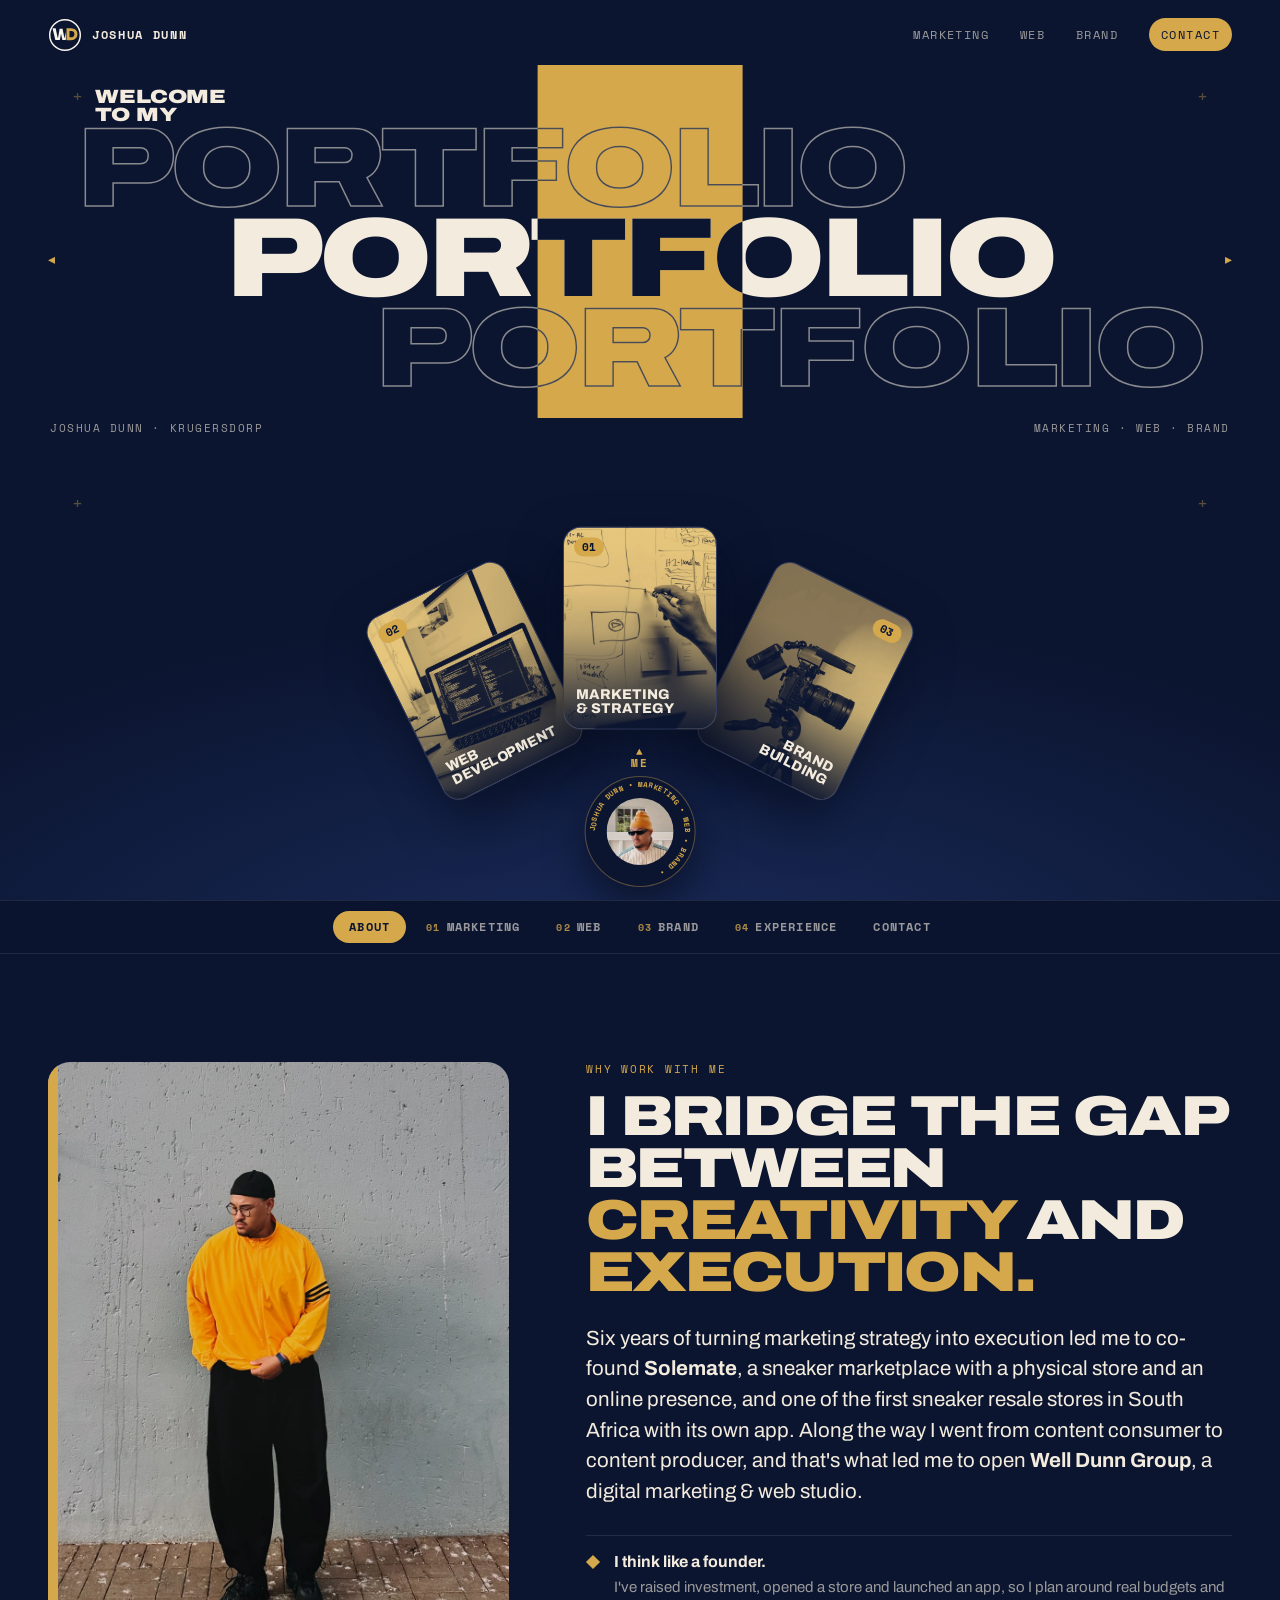
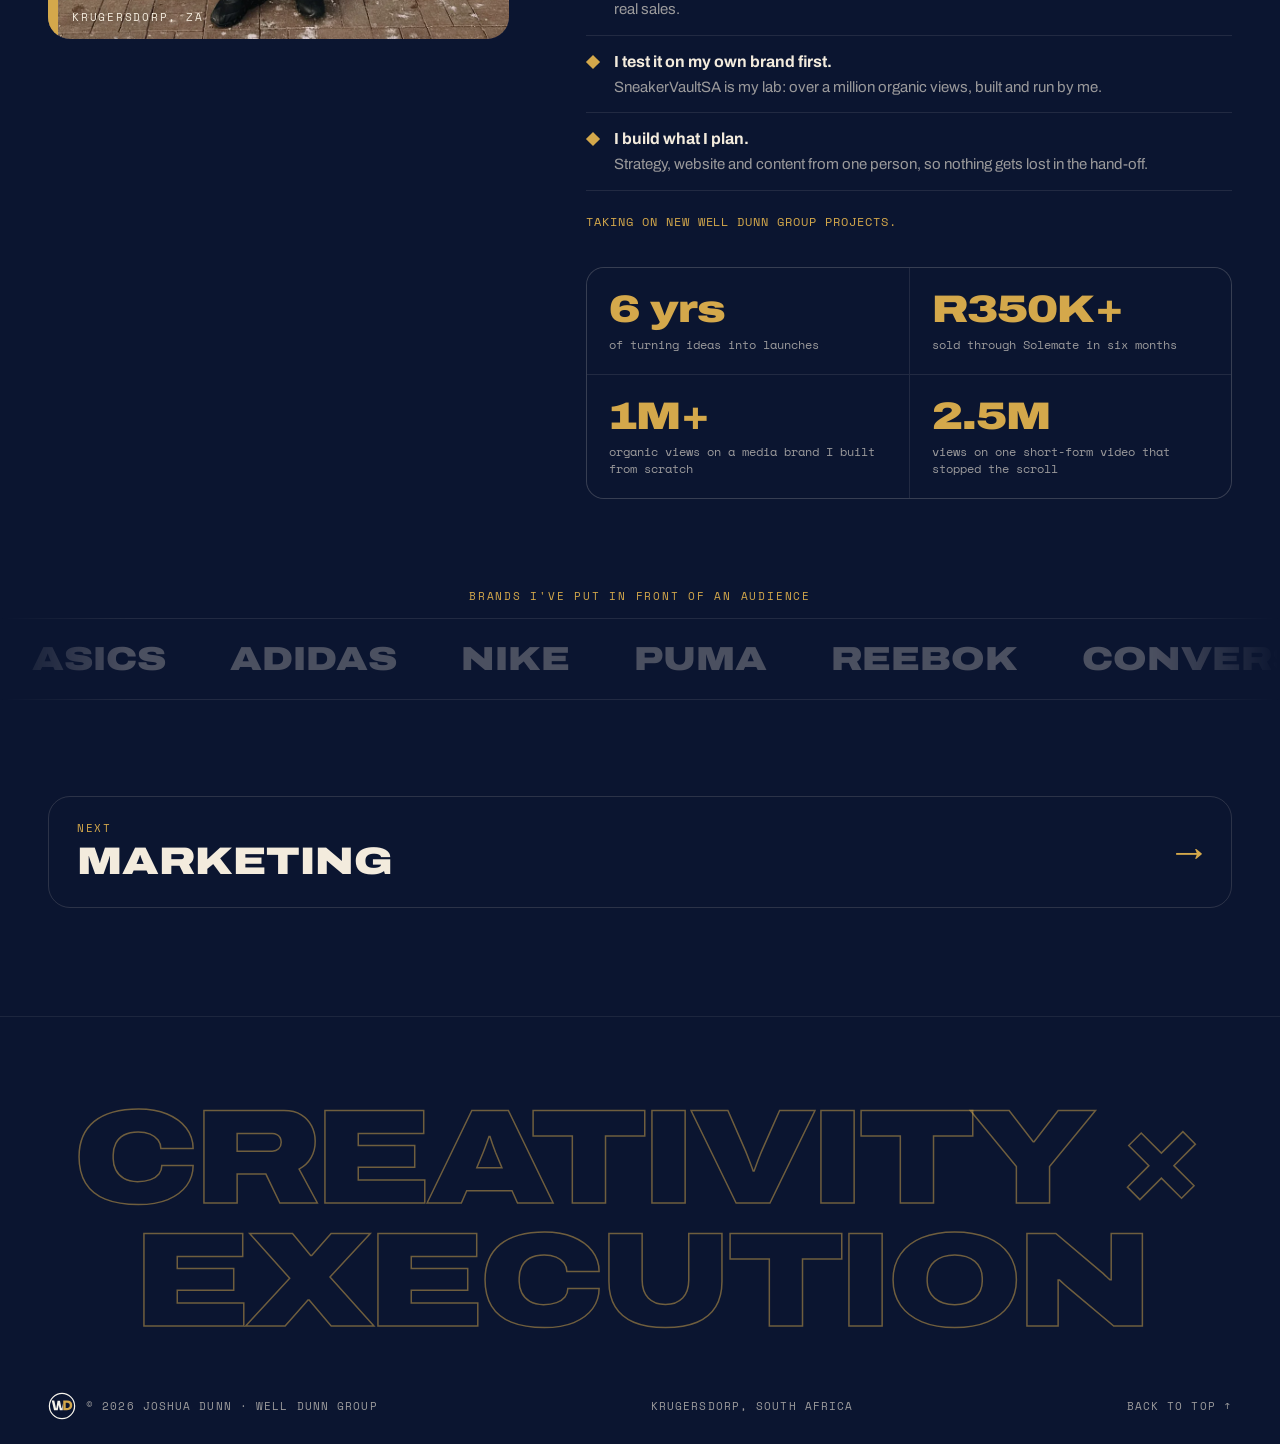
<file: index.html>
<!doctype html>
<html lang="en">
<head>
  <meta charset="utf-8">
  <meta name="viewport" content="width=device-width, initial-scale=1">
  <title>Joshua Dunn | Marketing, Strategy & Web</title>
  <meta name="description" content="Joshua Dunn: marketing and strategy, web development and brand building from Krugersdorp. Co-founder of Solemate and founder of Well Dunn Group.">
  <meta name="theme-color" content="#0B1530">
  <link rel="canonical" href="https://joshuadnn-eng.github.io/joshuadunn.github.io/">
  <meta property="og:type" content="website">
  <meta property="og:url" content="https://joshuadnn-eng.github.io/joshuadunn.github.io/">
  <meta property="og:title" content="Joshua Dunn | Marketing, Strategy &amp; Web">
  <meta property="og:description" content="Joshua Dunn: marketing and strategy, web development and brand building from Krugersdorp. Co-founder of Solemate and founder of Well Dunn Group.">
  <meta property="og:image" content="https://joshuadnn-eng.github.io/joshuadunn.github.io/assets/img/share-professional.jpg">
  <meta property="og:image:width" content="1200">
  <meta property="og:image:height" content="630">
  <meta name="twitter:card" content="summary_large_image">
  <link rel="icon" href="assets/img/logos/wdg-mark.svg" type="image/svg+xml">
  <link rel="preconnect" href="https://fonts.googleapis.com">
  <link rel="preconnect" href="https://fonts.gstatic.com" crossorigin>
  <link href="https://fonts.googleapis.com/css2?family=Archivo:wdth,wght@62..125,400..900&family=Space+Mono:wght@400;700&display=swap" rel="stylesheet">
  <link rel="stylesheet" href="assets/css/style.css">
</head>
<body>

  <!-- ============ INTRO ============ -->
  <header class="hero" id="top">
    <nav class="topbar" aria-label="Main">
      <a class="brand" href="#top">
        <img src="assets/img/logos/wdg-mark-reversed.svg" alt="" width="34" height="34">
        <span>Joshua Dunn</span>
      </a>
      <ul class="nav-links">
        <li><a href="#marketing">Marketing</a></li>
        <li><a href="#web">Web</a></li>
        <li><a href="#content">Brand</a></li>
        <li><a class="nav-cta" href="#contact">Contact</a></li>
      </ul>
    </nav>

    <div class="stage">
      <span class="plus p1" aria-hidden="true">+</span>
      <span class="plus p2" aria-hidden="true">+</span>
      <span class="plus p3" aria-hidden="true">+</span>
      <span class="plus p4" aria-hidden="true">+</span>

      <div class="title-wrap">
        <p class="welcome">Welcome<br>to my</p>
        <span class="arrow left" aria-hidden="true">&#9666;</span>
        <span class="arrow right" aria-hidden="true">&#9656;</span>

        <span class="block" aria-hidden="true"></span>
        <h1 class="headline">
          <span class="sr-only">Joshua Dunn, portfolio</span>
          <span class="row outline r1" aria-hidden="true">Portfolio</span>
          <span class="row solid" aria-hidden="true">Portfolio</span>
          <span class="row outline r3" aria-hidden="true">Portfolio</span>
        </h1>
        <div class="headline clone" aria-hidden="true">
          <span class="row outline r1">Portfolio</span>
          <span class="row solid">Portfolio</span>
          <span class="row outline r3">Portfolio</span>
        </div>
      </div>

      <div class="subline">
        <span>Joshua Dunn · Krugersdorp</span>
        <span>Marketing · Web · Brand</span>
      </div>

      <div class="fan">
        <div class="pivot">
          <!-- Card photos are placeholders (Unsplash, tinted navy/gold): swap the img src to replace -->
          <a class="card" href="#web" style="--i:1; --a:-22deg">
            <img src="assets/img/placeholders/web.webp" alt="">
            <span class="card-no">02</span>
            <span class="card-title">Web <br>Development</span>
          </a>
          <a class="card align-right" href="#content" style="--i:3; --a:22deg">
            <img src="assets/img/placeholders/content.webp" alt="">
            <span class="card-no">03</span>
            <span class="card-title">Brand <br>Building</span>
          </a>
          <a class="card center" href="#marketing" style="--i:2; --a:0deg">
            <img src="assets/img/placeholders/marketing.webp" alt="">
            <span class="card-no">01</span>
            <span class="card-title">Marketing <br>&amp; Strategy</span>
          </a>
        </div>

        <a class="badge" href="#about" aria-label="About me">
          <span class="me-tag" aria-hidden="true">&#9650;<br>Me</span>
          <svg class="ring" viewBox="0 0 200 200" aria-hidden="true">
            <defs><path id="ring-path" d="M100,100 m-82,0 a82,82 0 1,1 164,0 a82,82 0 1,1 -164,0"/></defs>
            <text><textPath href="#ring-path">JOSHUA DUNN • MARKETING • WEB • BRAND •</textPath></text>
          </svg>
          <img class="face" src="assets/img/me/me-badge.webp" alt="" width="600" height="600">
        </a>
      </div>
    </div>
  </header>

  <!-- Section tabs: with JS, only the chosen section shows; without JS, all sections show in one scroll -->
  <div id="sections-top" aria-hidden="true"></div>
  <nav class="section-tabs" aria-label="Sections">
    <div class="tabs-track">
      <a href="#about">About</a>
      <a href="#marketing"><span>01</span>Marketing</a>
      <a href="#web"><span>02</span>Web</a>
      <a href="#content"><span>03</span>Brand</a>
      <a href="#experience"><span>04</span>Experience</a>
      <a href="#contact">Contact</a>
    </div>
  </nav>

  <main>
    <!-- ============ ABOUT ============ -->
    <section class="section about" id="about">
      <div class="wrap about-grid">
        <figure class="about-photo" data-reveal>
          <img src="assets/img/me/me-about.webp" alt="Joshua Dunn in a yellow track top and black trousers against a grey wall" loading="lazy">
          <figcaption>Krugersdorp, ZA</figcaption>
        </figure>

        <div class="about-copy">
          <p class="eyebrow" data-reveal>Why work with me</p>
          <h2 class="h-xl" data-reveal>I bridge the gap between <span class="gold">creativity</span> and <span class="gold">execution.</span></h2>
          <p class="lead" data-reveal>
            Six years of turning marketing strategy into execution led me to co-found <strong>Solemate</strong>,
            a sneaker marketplace with a physical store and an online presence, and one of the first sneaker
            resale stores in South Africa with its own app. Along the way I went from content consumer to
            content producer, and that's what led me to open <strong>Well Dunn Group</strong>, a digital
            marketing &amp; web studio.
          </p>

          <ul class="reasons" data-reveal>
            <li>
              <b>I think like a founder.</b>
              I've raised investment, opened a store and launched an app, so I plan around real budgets and real sales.
            </li>
            <li>
              <b>I test it on my own brand first.</b>
              SneakerVaultSA is my lab: over a million organic views, built and run by me.
            </li>
            <li>
              <b>I build what I plan.</b>
              Strategy, website and content from one person, so nothing gets lost in the hand-off.
            </li>
          </ul>

          <p class="availability" data-reveal>Taking on new Well Dunn Group projects.</p>

          <ul class="stats" data-reveal>
            <li><strong>6 yrs</strong><span>of turning ideas into launches</span></li>
            <li><strong>R350K+</strong><span>sold through Solemate in six months</span></li>
            <li><strong>1M+</strong><span>organic views on a media brand I built from scratch</span></li>
            <li><strong>2.5M</strong><span>views on one short-form video that stopped the scroll</span></li>
          </ul>
        </div>
      </div>

      <div class="brands" aria-label="Brands I've put in front of an audience">
        <p class="brands-label">Brands I've put in front of an audience</p>
        <div class="marquee">
          <div class="marquee-track">
            <span>ASICS</span><span>adidas</span><span>Nike</span><span>Puma</span><span>Reebok</span>
            <span>Converse</span><span>Superbalist</span><span>Shesha</span><span>Sportscene</span><span>YSL</span>
          </div>
          <div class="marquee-track" aria-hidden="true">
            <span>ASICS</span><span>adidas</span><span>Nike</span><span>Puma</span><span>Reebok</span>
            <span>Converse</span><span>Superbalist</span><span>Shesha</span><span>Sportscene</span><span>YSL</span>
          </div>
        </div>
      </div>
    </section>

    <!-- ============ 01 MARKETING & STRATEGY ============ -->
    <section class="section" id="marketing">
      <div class="wrap">
        <header class="sec-head" data-reveal>
          <span class="sec-no">01</span>
          <h2 class="h-sec">Marketing <br>&amp; Strategy</h2>
          <p class="sec-intro">Plans that leave the whiteboard. I find the angle, build the plan, and stay for the numbers.</p>
        </header>

        <!-- Solemate -->
        <article class="case">
          <div class="case-intro">
            <div class="case-text" data-reveal>
              <p class="kicker">Case study · 2021 – 2023</p>
              <h3 class="h-case">Solemate</h3>
              <p class="role">Co-founder &amp; Head of Marketing and Community</p>
              <p>
                Four founders, one pop-up and a sneaker app. Vuyo Pakade, Olebogeng Radise, Polo and I built
                Solemate to make buying and selling authentic sneakers simple and trustworthy. The Sneaker Shack
                backed us with R500K, we opened a pop-up at 33 Baker Street, Rosebank, and put the app live a
                month later. I ran the marketing and the community.
              </p>
              <a class="btn" href="work/solemate.html">Read the full case study <span aria-hidden="true">&#8599;</span></a>
            </div>
            <figure class="case-hero" data-reveal>
              <img src="assets/img/solemate/founders.webp" alt="The Solemate 'Meet the founders' post: Vuyo, Josh, Ole and Polo" loading="lazy">
            </figure>
          </div>

          <ul class="results" data-reveal>
            <li><strong>R500K</strong><span>raised from The Sneaker Shack</span></li>
            <li><strong>R350K+</strong><span>in sales, Oct 2022 to Mar 2023</span></li>
            <li><strong>+25%</strong><span>revenue growth</span></li>
            <li><strong>0 → 1,600</strong><span>Instagram followers in four months</span></li>
            <li><strong>10×</strong><span>return on a R1,000 Meta ad (Feb 2023)</span></li>
            <li><strong>~3.4K</strong><span>average views on lookbook Reels</span></li>
          </ul>

          <ol class="timeline" data-reveal>
            <li><span class="t-date">2021</span><span class="t-text">We start building Solemate</span></li>
            <li><span class="t-date">Oct 2022</span><span class="t-text">R500K from The Sneaker Shack, pop-up store opens in Rosebank</span></li>
            <li><span class="t-date">Nov 2022</span><span class="t-text">The Solemate app goes live</span></li>
            <li><span class="t-date">Feb 2023</span><span class="t-text">R1,000 Meta ad brings in about R10,000</span></li>
            <li><span class="t-date">Mar 2023</span><span class="t-text">We move fully online</span></li>
            <li><span class="t-date">2023</span><span class="t-text">Funding runs out, operations stop</span></li>
          </ol>

          <div class="system">
            <div class="system-copy" data-reveal>
              <h4 class="h-sub">Three posts a week. One look.</h4>
              <p>
                Consistency builds trust. I set the visual direction, the post ideas and the calendar, and our
                designers brought them to life in Adobe. Every <strong>Monday, Wednesday and Friday</strong>,
                the feed showed up looking like one brand.
              </p>
              <ul class="formats">
                <li><b>Release drops</b> A zoomed-in shoe backdrop, the product and a "SOLEMATE RELEASE" caption telling the shoe's story.</li>
                <li><b>Lookbook Reels</b> On-foot styling clips.</li>
                <li><b>Promos</b> Offers like 10% off a first order with SOLEMATEFIRST.</li>
                <li><b>Pre-Loved</b> Used pairs on consignment. About 200 pairs signed up.</li>
                <li><b>Community</b> Meet-the-founders posts and a Valentine's giveaway with about 350 entries.</li>
              </ul>
            </div>
            <div class="system-grid" data-reveal>
              <img class="big" src="assets/img/solemate/release-chicago.webp" alt="Solemate release post for the Air Jordan 1 'Chicago Lost & Found'" loading="lazy">
              <img src="assets/img/solemate/ig-2023-06-26_photo.webp" alt="Solemate release post: Air Jordan 1 in yellow and black" loading="lazy">
              <img src="assets/img/solemate/ig-2023-07-19_photo.webp" alt="Solemate release post: Air Jordan 5 in orange" loading="lazy">
              <img src="assets/img/solemate/ig-2023-08-07_photo.webp" alt="Solemate release post: pink Jacquemus x Nike" loading="lazy">
              <img src="assets/img/solemate/ig-2023-06-23_photo.webp" alt="Solemate promo: 10% off with code SOLEMATEFIRST" loading="lazy">
            </div>
          </div>

          <div class="lesson" data-reveal>
            <h4 class="h-sub">What it taught me</h4>
            <p>
              The pop-up made the sales. The screen didn't. When we went fully online in March 2023, sales
              stopped, and by the end of 2023 the funding had too. Now I never switch off a channel that's working until
              the new one has proven itself, and I keep a real-world touchpoint while a brand grows online.
            </p>
          </div>
        </article>

        <!-- Well Dunn Group: 2ndPhase strategy -->
        <article class="case case-strategy">
          <div class="case-text" data-reveal>
            <p class="kicker">Well Dunn Group · Sep – Oct 2026</p>
            <h3 class="h-case">2ndPhase Computing</h3>
            <p class="role">Marketing &amp; Google Ads strategy</p>
            <p>
              No website yet, and no budget to waste. I planned how a Krugersdorp repair shop turns a brand-new
              site into phone calls and WhatsApps: start small and local, track every lead, and only spend more
              once the numbers say so.
            </p>
            <span class="chip">Ready to launch with the website</span>
          </div>

          <ol class="phases" data-reveal>
            <li>
              <span class="p-when">Months 1–2</span>
              <b>Phase 1</b>
              <span>Krugersdorp and Mogale City only. One search campaign, two ad groups, R750 a month.</span>
            </li>
            <li>
              <span class="p-when">Months 3–4</span>
              <b>Extend</b>
              <span>If it works, a second R750 takes the same campaign to the outer West Rand.</span>
            </li>
            <li>
              <span class="p-when">Months 5–6</span>
              <b>Widen out</b>
              <span>Add business IT, CCTV and POS, then sales. Full review at month six.</span>
            </li>
          </ol>

          <ul class="principles" data-reveal>
            <li><b>Ads and SEO together.</b> Ads bring calls on day one, and their search terms show which pages to strengthen for SEO.</li>
            <li><b>Local first.</b> Ads only reach people physically in the area.</li>
            <li><b>Measure before spending.</b> Calls, WhatsApps, bookings and emails tracked in GA4 before a rand goes into ads.</li>
            <li><b>Capped budget.</b> R1,500 a month at most until the results justify more.</li>
            <li><b>The client owns it.</b> The ads account is in his name, with Well Dunn Group as manager.</li>
          </ul>
        </article>

        <div class="toolkit" data-reveal>
          <p class="brands-label">My toolkit</p>
          <ul>
            <li>Meta Ads Manager</li><li>Meta Business Suite</li><li>Google Ads</li><li>GA4</li>
            <li>Shopify</li><li>SEO</li><li>Email marketing</li><li>Hootsuite</li><li>Content calendars</li>
          </ul>
        </div>
      </div>
    </section>
    <!-- ============ 02 WEB DEVELOPMENT ============ -->
    <section class="section" id="web">
      <div class="wrap">
        <header class="sec-head" data-reveal>
          <span class="sec-no">02</span>
          <h2 class="h-sec">Web <br>Development</h2>
          <p class="sec-intro">
            Sites with a job to do. I design them, build them by hand and launch them, so they look the part
            <em>and</em> bring in the work. Built under <strong>Well Dunn Group</strong>.
          </p>
        </header>

        <!-- VSN DIGTL -->
        <article class="project">
          <div class="project-media" data-reveal>
            <div class="device-desktop">
              <span class="device-bar" aria-hidden="true"><i></i><i></i><i></i></span>
              <div class="logo-screen">
                <img src="assets/img/logos/vsn-mark.webp" alt="VSN DIGTL chrome logo" width="441" height="242" loading="lazy">
              </div>
            </div>
            <div class="device-phone">
              <img src="assets/img/web/vsn/phone-home-what-are-we.webp" alt="VSN DIGTL 'What are we?' section on a phone" loading="lazy">
            </div>
          </div>

          <div class="project-text" data-reveal>
            <p class="kicker">Website · Aug – Oct 2026</p>
            <h3 class="h-case">VSN DIGTL</h3>
            <p class="tagline">A film studio's website should feel like one of its films.</p>
            <p>
              A dark, cinematic, video-led site for a Johannesburg creative production house, built section by
              section to their Brand Bible. The showreel plays behind the homepage, six campaigns play on hover,
              and the page loops from the footer back to the top without a visible jump.
            </p>
            <ul class="proof">
              <li><strong>850 KB → 44–78 KB</strong><span>per page, by moving fonts into small shared files</span></li>
              <li><strong>90 MB → on demand</strong><span>films load only when hovered or opened</span></li>
            </ul>
            <ul class="tags"><li>Design &amp; build</li><li>Video on the web</li><li>Enquiry form</li><li>Hosting</li></ul>
            <div class="links">
              <a class="btn" href="work/vsn-digtl.html">Case study <span aria-hidden="true">&#8599;</span></a>
              <a class="btn btn-ghost" href="https://joshuadnn-eng.github.io/vsn-digtl/" target="_blank" rel="noopener">Live preview <span aria-hidden="true">&#8599;</span></a>
            </div>
          </div>
        </article>

        <!-- 2ndPhase Computing -->
        <article class="project flip">
          <div class="project-media" data-reveal>
            <div class="device-desktop">
              <span class="device-bar" aria-hidden="true"><i></i><i></i><i></i></span>
              <video data-autoplay muted loop playsinline preload="none" poster="assets/video/2ndphase-hero.jpg" aria-label="The 2ndPhase Computing homepage">
                <source src="assets/video/2ndphase-hero.mp4" type="video/mp4">
              </video>
            </div>
            <div class="device-phone">
              <img src="assets/img/web/2ndphase/phone-ask-patch-chat.webp" alt="The 'Ask Patch' chat helper on a phone" loading="lazy">
            </div>
          </div>

          <div class="project-text" data-reveal>
            <p class="kicker">Brand &amp; website · Sep – Oct 2026</p>
            <h3 class="h-case">2ndPhase Computing</h3>
            <p class="tagline">From "something's broken" to talking to the shop in two taps.</p>
            <p>
              A brand refresh, a mascot and a 15-page website for a Krugersdorp computer repair shop with a
              4.8-star Google rating and no website. It leads with the customer's problem, not tech terms, and
              every button opens WhatsApp with the details already typed.
            </p>
            <ul class="proof">
              <li><strong>15 pages</strong><span>with one page per service for local Google searches</span></li>
              <li><strong>R0</strong><span>a month in AI fees for the "Ask Patch" helper: tap-to-answer</span></li>
            </ul>
            <ul class="tags"><li>Brand refresh</li><li>Mascot</li><li>Local SEO</li><li>Value calculator</li></ul>
            <div class="links">
              <a class="btn" href="work/2ndphase.html">Case study <span aria-hidden="true">&#8599;</span></a>
              <a class="btn btn-ghost" href="https://joshuadnn-eng.github.io/2ndphaseComputing/" target="_blank" rel="noopener">Live preview <span aria-hidden="true">&#8599;</span></a>
            </div>
          </div>
        </article>

        <!-- What Well Dunn Group offers -->
        <div class="offer" data-reveal>
          <div class="offer-head">
            <img src="assets/img/logos/wdg-mark-reversed.svg" alt="" width="56" height="56">
            <div>
              <p class="kicker">Well Dunn Group</p>
              <h3 class="h-sub">One studio. Strategy to launch.</h3>
            </div>
          </div>
          <ul class="offer-list">
            <li><span>01</span><b>Websites</b>Designed and hand-built, fast on phones, easy to update.</li>
            <li><span>02</span><b>Brand identity</b>Logos, colours, type, mascots and the guide that holds it together.</li>
            <li><span>03</span><b>Local SEO</b>A page for every service, written for how people actually search.</li>
            <li><span>04</span><b>Google Ads &amp; go-to-market</b>Phased plans that start small and grow on results.</li>
            <li><span>05</span><b>Launch &amp; handover</b>Hosting, tracking and a plain-English guide, so you own it all.</li>
          </ul>
          <ol class="process">
            <li><b>Discover</b>Research the business, the reviews, the competition.</li>
            <li><b>Design</b>Desktop and phone designs, approved before a line of code.</li>
            <li><b>Build</b>Hand-built pages, tested on every screen.</li>
            <li><b>Launch</b>Live, tracked, handed over.</li>
          </ol>
        </div>

        <div class="toolkit" data-reveal>
          <p class="brands-label">Built with</p>
          <ul>
            <li>HTML</li><li>CSS</li><li>JavaScript</li><li>Python</li><li>GitHub Pages</li>
            <li>Formspree</li><li>ffmpeg</li><li>Playwright</li><li>Afrihost</li>
          </ul>
        </div>
      </div>
    </section>
    <!-- ============ 03 BRAND BUILDING ============ -->
    <section class="section" id="content">
      <div class="wrap">
        <header class="sec-head" data-reveal>
          <span class="sec-no">03</span>
          <h2 class="h-sec">Brand <br>Building</h2>
          <p class="sec-intro">
            My own brand is my proof of concept. Since 2020 I've run SneakerVaultSA like a small media business:
            <em>strategy, production, analytics and sales,</em> all managed by me.
          </p>
        </header>

        <article class="case">
          <div class="case-intro">
            <div class="case-text" data-reveal>
              <p class="kicker">Case study · 2020 – now</p>
              <h3 class="h-case long">SneakerVaultSA</h3>
              <p class="role">Founder · Strategy, production &amp; partnerships</p>
              <p>
                A sneaker and streetwear media brand I started from zero and still run on my own. Every part of it
                is a marketing job: choosing the audience, planning the calendar, making the content, reading the
                numbers and selling partnerships to brands.
              </p>
            </div>
            <figure class="case-hero" data-reveal>
              <img src="assets/img/me/me-street-green.webp" alt="Joshua Dunn in a green track jacket, holding a coffee, in front of a white fence" loading="lazy">
            </figure>
          </div>

          <ul class="results" data-reveal>
            <li><strong>1M+</strong><span>organic views across long-form and short-form video</span></li>
            <li><strong>2.5M</strong><span>views on a single short-form video</span></li>
            <li><strong>2.8M</strong><span>short-form views in one 90-day period</span></li>
            <li><strong>17.6K</strong><span>hours of watch time</span></li>
            <li><strong>~10</strong><span>paid pieces for Shesha, after I pitched them</span></li>
            <li><strong>10+</strong><span>brands partnered with, from ASICS to Superbalist</span></li>
          </ul>

          <div class="system">
            <div class="system-copy" data-reveal>
              <h4 class="h-sub">Run like a business, not a hobby.</h4>
              <p>The same playbook I'd bring to your brand, tested with my own name on it.</p>
              <ul class="formats">
                <li><b>Know the audience</b>92% of my viewers are men and 76% are 18 to 34, so every shoe, price point and title is chosen for sneaker buyers in that bracket.</li>
                <li><b>Win the search</b>Over half of my short-form views come from search, not the feed. So titles, covers and descriptions are written around what people type, like prices and "where to buy".</li>
                <li><b>Package for the click</b>One recognisable house style for every thumbnail and cover, designed in versions and refined on results.</li>
                <li><b>Sell the partnership</b>I pitched Shesha a review idea and became their repeat creator for about six months. I've since delivered work for ASICS, Superbalist, Converse, Reebok and Puma, and a branded brief for Russian Bear × YFM.</li>
                <li><b>Run the operation</b>My own content calendar, my own pricing and packages, and every shoot, edit and motion graphic done in-house.</li>
              </ul>
            </div>
            <div class="system-grid" data-reveal>
              <img class="wide" src="assets/img/content/thumbs/megaride-vs-hyperboost.webp" alt="Thumbnail: Megaride vs Hyperboost, worth R500 more?" loading="lazy">
              <img src="assets/img/content/shorts/chuck01-y2kpuffy.webp" alt="Cover: Y2K Puffy Chuck" loading="lazy">
              <img src="assets/img/content/shorts/short01-whichonewins.webp" alt="Cover: Which one wins?" loading="lazy">
              <img src="assets/img/content/shorts/chuck05-hiddengem.webp" alt="Cover: Hidden gem" loading="lazy">
              <img src="assets/img/content/shorts/short04-widefeet.webp" alt="Cover: Wide feet?" loading="lazy">
            </div>
          </div>

          <div class="lesson" data-reveal>
            <h4 class="h-sub">What it proves</h4>
            <p>
              In October 2026 I relaunched with a new thumbnail style and a heavier short-form schedule. The next 28
              days brought 30,000 views, 21,800 more than usual. I don't just recommend tactics. I test them, measure
              them and keep what works.
            </p>
          </div>
        </article>

        <!-- Production skills -->
        <div class="content-block">
          <div class="content-head" data-reveal>
            <h3 class="h-sub">Made in-house</h3>
            <p>I shoot, edit and animate my own work, so I can brief designers and editors in their own language.</p>
          </div>
          <div class="reels" data-reveal>
            <figure class="reel">
              <video data-autoplay muted loop playsinline preload="none" poster="assets/video/reel-top5-essentials.jpg" aria-label="Top 5 Essentials short-form video">
                <source src="assets/video/reel-top5-essentials.mp4" type="video/mp4">
              </video>
              <figcaption>Short-form video</figcaption>
            </figure>
            <figure class="reel">
              <video data-autoplay muted loop playsinline preload="none" poster="assets/video/reel-ootd.jpg" aria-label="Outfit of the day short-form video">
                <source src="assets/video/reel-ootd.mp4" type="video/mp4">
              </video>
              <figcaption>Editing &amp; captions</figcaption>
            </figure>
            <figure class="reel">
              <video data-autoplay muted loop playsinline preload="none" poster="assets/video/mg-classic5.jpg" aria-label="Classic 5 motion graphics">
                <source src="assets/video/mg-classic5.mp4" type="video/mp4">
              </video>
              <figcaption>Motion graphics</figcaption>
            </figure>
          </div>
        </div>

        <div class="toolkit" data-reveal>
          <p class="brands-label">My toolkit</p>
          <ul>
            <li>Premiere Pro</li><li>CapCut</li><li>Lightroom</li><li>Canva</li>
            <li>Audience analytics</li><li>Content calendars</li><li>Brand pitching</li>
          </ul>
        </div>
      </div>
    </section>

    <!-- ============ EXPERIENCE ============ -->
    <section class="section" id="experience">
      <div class="wrap">
        <header class="sec-head" data-reveal>
          <span class="sec-no">04</span>
          <h2 class="h-sec">Experience</h2>
          <p class="sec-intro">From the shop floor to the founder's seat. Every role taught me something the next one needed.</p>
        </header>

        <ol class="jobs">
          <li class="job" data-reveal>
            <span class="job-when">2026 – Now</span>
            <div>
              <h3>Founder <span>· Well Dunn Group</span></h3>
              <p>Digital marketing &amp; web studio. Go-to-market plans, SEO and Google Ads strategy, websites and brand identity for clients like VSN DIGTL and 2ndPhase Computing.</p>
            </div>
          </li>
          <li class="job" data-reveal>
            <span class="job-when">2020 – Now</span>
            <div>
              <h3>Founder, Digital Media &amp; Partnerships <span>· SneakerVaultSA</span></h3>
              <p>Built and run a sneaker media brand on my own: audience strategy, production, analytics and paid partnerships with brands like ASICS, Shesha and Superbalist. Over a million organic views. <a href="#content">See how &#8599;</a></p>
            </div>
          </li>
          <li class="job" data-reveal>
            <span class="job-when">2021 – 2023</span>
            <div>
              <h3>Co-founder &amp; Head of Marketing and Community <span>· Solemate</span></h3>
              <p>Built a sneaker marketplace with a pop-up store and its own app. Raised R500K, drove R350K+ in sales and grew Instagram from 0 to 1,600 in four months. <a href="work/solemate.html">Case study &#8599;</a></p>
            </div>
          </li>
          <li class="job" data-reveal>
            <span class="job-when">2018 – 2019</span>
            <div>
              <h3>Depot Supervisor <span>· Samuels Oil (Samuels Group)</span></h3>
              <p>Ran the depot, sold Veedol lubricants to factory clients, and managed stock and the fleet.</p>
            </div>
          </li>
          <li class="job" data-reveal>
            <span class="job-when">2015 – 2017</span>
            <div>
              <h3>Sales Assistant <span>· adidas</span></h3>
              <p>Where it started: selling footwear and apparel for a global sportswear brand, handling stock and working the tills.</p>
            </div>
          </li>
        </ol>

        <div class="edu" data-reveal>
          <div>
            <p class="kicker">Education</p>
            <p class="edu-main"><b>BSocSci, Politics &amp; International Studies</b>Monash University, 2018</p>
          </div>
          <div>
            <p class="kicker">Certifications</p>
            <ul>
              <li>Google Digital Marketing &amp; E-commerce Professional Certificate</li>
              <li>Google AI Essentials</li>
              <li>Google Project Management and Data Analytics coursework</li>
            </ul>
          </div>
          <a class="btn" href="assets/docs/Joshua-Dunn-CV.pdf" download>Download my CV <span aria-hidden="true">&#8595;</span></a>
        </div>
      </div>
    </section>

    <!-- ============ CONTACT ============ -->
    <section class="section contact" id="contact">
      <div class="wrap">
        <p class="eyebrow" data-reveal>Contact</p>
        <h2 class="h-contact" data-reveal>Got an idea? <br><span class="gold">Let's make it happen.</span></h2>
        <p class="lead" data-reveal>Pick the one that fits, and I'll get back to you within a day.</p>

        <div class="doors two" data-reveal>
          <a class="door" href="https://wa.me/27844860239?text=Hi%20Joshua%2C%20I%27d%20like%20to%20start%20a%20project%20with%20Well%20Dunn%20Group." target="_blank" rel="noopener">
            <span class="door-no">01</span>
            <b>Start a project</b>
            <span>Websites, brand identity, SEO and ads through Well Dunn Group.</span>
            <i aria-hidden="true">&#8599;</i>
          </a>
          <a class="door" href="mailto:joshuadnn@gmail.com?subject=Role%20for%20Joshua%20Dunn">
            <span class="door-no">02</span>
            <b>Hire me</b>
            <span>Full-time and remote roles in marketing, content and digital.</span>
            <i aria-hidden="true">&#8599;</i>
          </a>
        </div>

        <ul class="direct" data-reveal>
          <li><span>Email</span><a href="mailto:joshuadnn@gmail.com">joshuadnn@gmail.com</a></li>
          <li><span>WhatsApp</span><a href="https://wa.me/27844860239" target="_blank" rel="noopener">084 486 0239</a></li>
          <li><span>LinkedIn</span><a href="https://www.linkedin.com/in/joshua-dunn-48a591405" target="_blank" rel="noopener">joshua-dunn</a></li>
          <li><span>CV</span><a href="assets/docs/Joshua-Dunn-CV.pdf" download>Download PDF</a></li>
        </ul>
      </div>
    </section>
  </main>

  <footer class="site-footer">
    <div class="footer-mark" aria-hidden="true">Creativity &times;<br>Execution</div>
    <div class="footer-row">
      <span class="footer-brand">
        <img src="assets/img/logos/wdg-mark-reversed.svg" alt="" width="28" height="28">
        &copy; 2026 Joshua Dunn · Well Dunn Group
      </span>
      <span>Krugersdorp, South Africa</span>
      <a href="#top">Back to top &#8593;</a>
    </div>
  </footer>

  <script src="assets/js/main.js"></script>
</body>
</html>
</file>
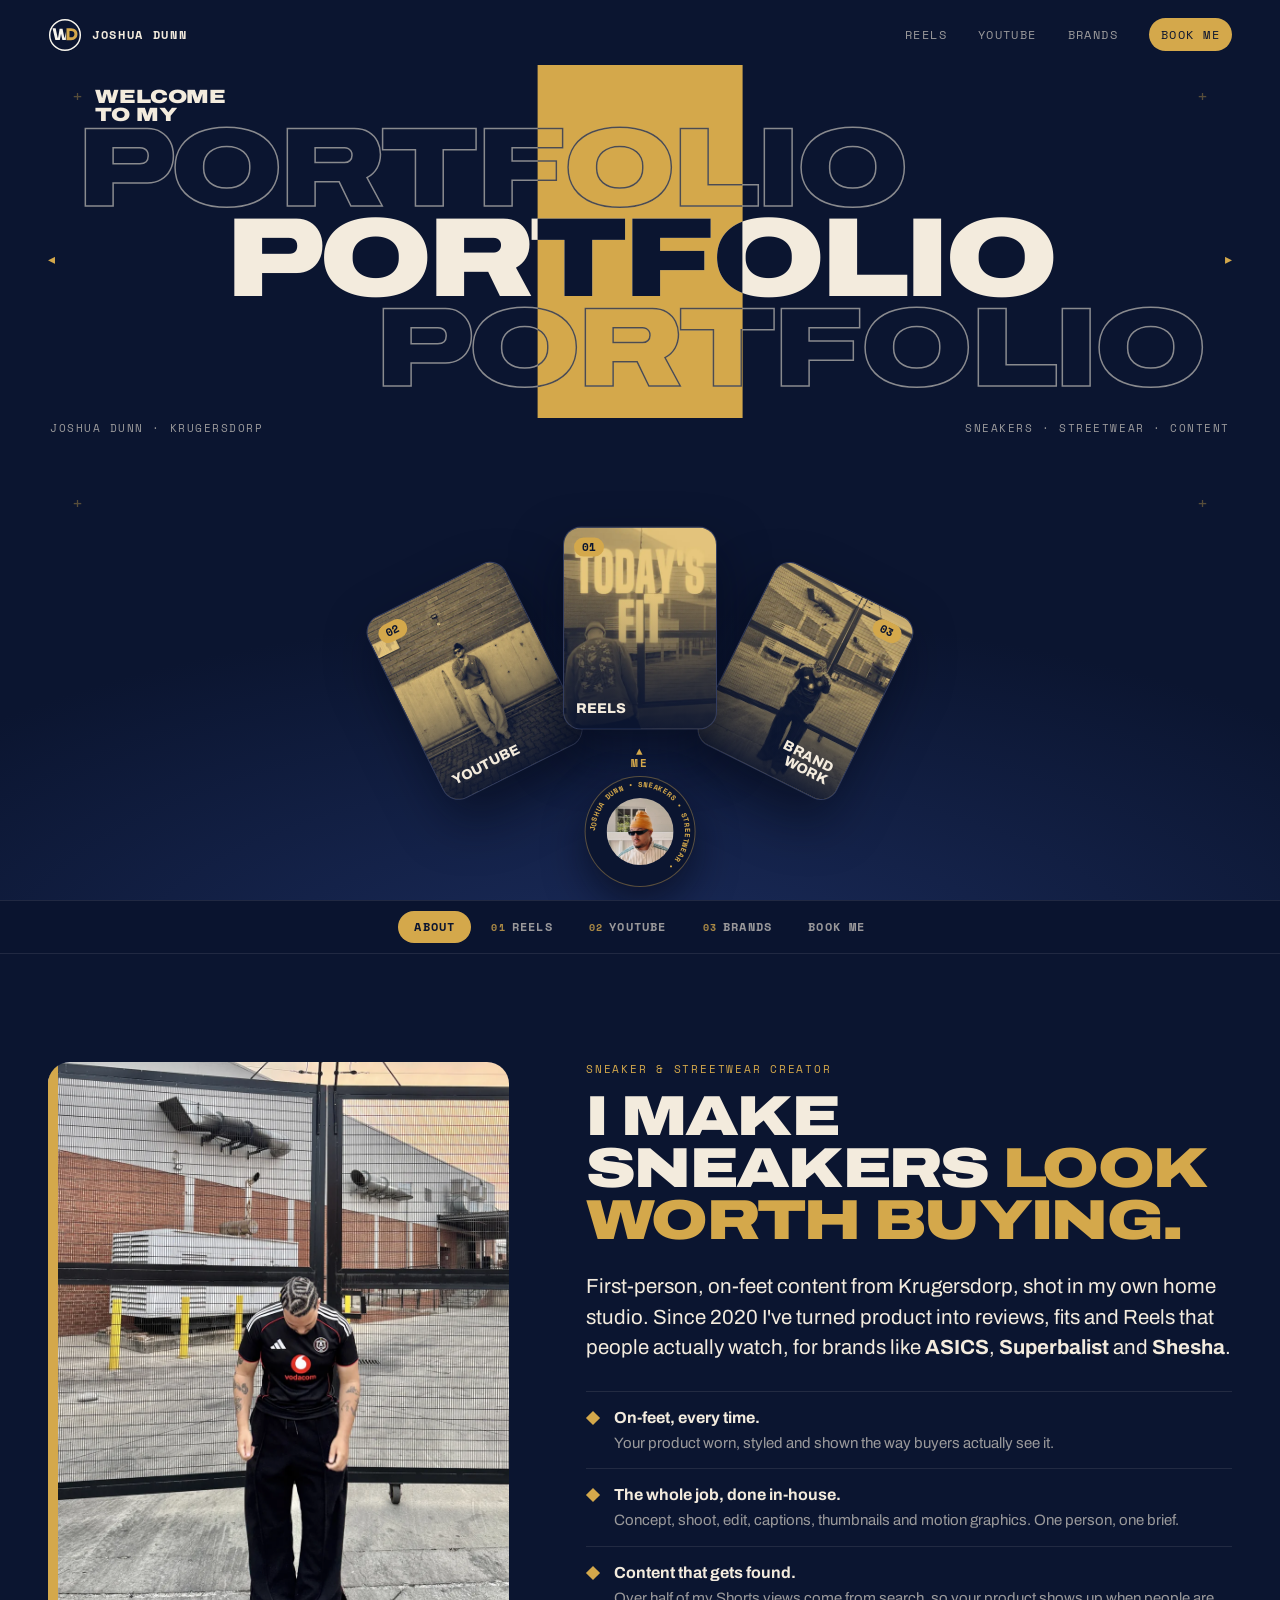
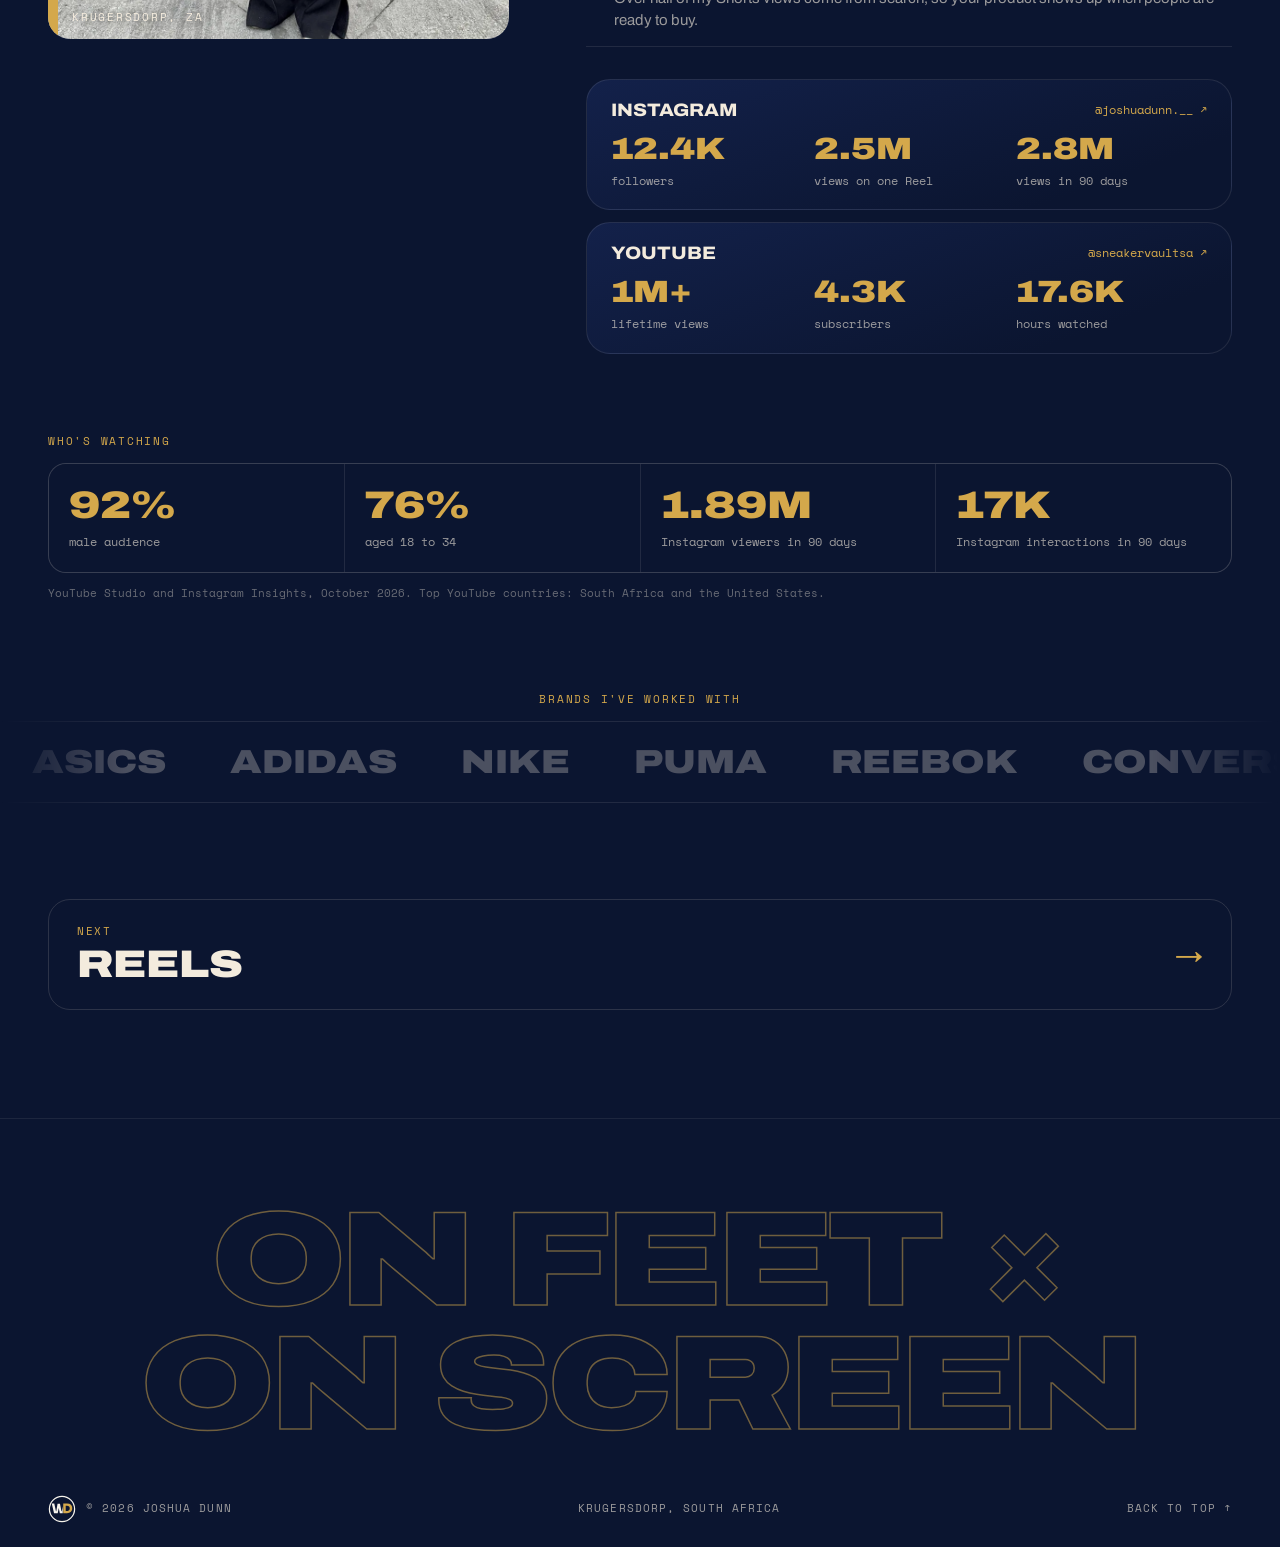
<file: creator/index.html>
<!doctype html>
<html lang="en">
<head>
  <meta charset="utf-8">
  <meta name="viewport" content="width=device-width, initial-scale=1">
  <title>Joshua Dunn | Sneaker &amp; Streetwear Creator</title>
  <meta name="description" content="Joshua Dunn, sneaker and streetwear creator from Krugersdorp. Reels, YouTube reviews and brand campaigns. Audience stats, work and rate card.">
  <meta name="theme-color" content="#0B1530">
  <link rel="canonical" href="https://joshuadnn-eng.github.io/joshuadunn.github.io/creator/">
  <meta property="og:type" content="website">
  <meta property="og:url" content="https://joshuadnn-eng.github.io/joshuadunn.github.io/creator/">
  <meta property="og:title" content="Joshua Dunn | Sneaker &amp; Streetwear Creator">
  <meta property="og:description" content="Joshua Dunn, sneaker and streetwear creator from Krugersdorp. Reels, YouTube reviews and brand campaigns. Audience stats, work and rate card.">
  <meta property="og:image" content="https://joshuadnn-eng.github.io/joshuadunn.github.io/assets/img/share-creator.jpg">
  <meta property="og:image:width" content="1200">
  <meta property="og:image:height" content="630">
  <meta name="twitter:card" content="summary_large_image">
  <link rel="icon" href="../assets/img/logos/wdg-mark.svg" type="image/svg+xml">
  <link rel="preconnect" href="https://fonts.googleapis.com">
  <link rel="preconnect" href="https://fonts.gstatic.com" crossorigin>
  <link href="https://fonts.googleapis.com/css2?family=Archivo:wdth,wght@62..125,400..900&family=Space+Mono:wght@400;700&display=swap" rel="stylesheet">
  <link rel="stylesheet" href="../assets/css/style.css">
</head>
<body>

  <!-- ============ INTRO ============ -->
  <header class="hero" id="top">
    <nav class="topbar" aria-label="Main">
      <a class="brand" href="#top">
        <img src="../assets/img/logos/wdg-mark-reversed.svg" alt="" width="34" height="34">
        <span>Joshua Dunn</span>
      </a>
      <ul class="nav-links">
        <li><a href="#reels">Reels</a></li>
        <li><a href="#youtube">YouTube</a></li>
        <li><a href="#brands">Brands</a></li>
        <li><a class="nav-cta" href="#contact">Book me</a></li>
      </ul>
    </nav>

    <div class="stage">
      <span class="plus p1" aria-hidden="true">+</span>
      <span class="plus p2" aria-hidden="true">+</span>
      <span class="plus p3" aria-hidden="true">+</span>
      <span class="plus p4" aria-hidden="true">+</span>

      <div class="title-wrap">
        <p class="welcome">Welcome<br>to my</p>
        <span class="arrow left" aria-hidden="true">&#9666;</span>
        <span class="arrow right" aria-hidden="true">&#9656;</span>

        <span class="block" aria-hidden="true"></span>
        <h1 class="headline">
          <span class="sr-only">Joshua Dunn, creator portfolio</span>
          <span class="row outline r1" aria-hidden="true">Portfolio</span>
          <span class="row solid" aria-hidden="true">Portfolio</span>
          <span class="row outline r3" aria-hidden="true">Portfolio</span>
        </h1>
        <div class="headline clone" aria-hidden="true">
          <span class="row outline r1">Portfolio</span>
          <span class="row solid">Portfolio</span>
          <span class="row outline r3">Portfolio</span>
        </div>
      </div>

      <div class="subline">
        <span>Joshua Dunn · Krugersdorp</span>
        <span>Sneakers · Streetwear · Content</span>
      </div>

      <div class="fan">
        <div class="pivot">
          <a class="card" href="#youtube" style="--i:1; --a:-22deg">
            <img src="../assets/img/placeholders/creator-youtube.webp" alt="">
            <span class="card-no">02</span>
            <span class="card-title">YouTube</span>
          </a>
          <a class="card align-right" href="#brands" style="--i:3; --a:22deg">
            <img src="../assets/img/placeholders/creator-brands.webp" alt="">
            <span class="card-no">03</span>
            <span class="card-title">Brand <br>work</span>
          </a>
          <a class="card center" href="#reels" style="--i:2; --a:0deg">
            <img src="../assets/img/placeholders/creator-reels.webp" alt="">
            <span class="card-no">01</span>
            <span class="card-title">Reels</span>
          </a>
        </div>

        <a class="badge" href="#about" aria-label="About me">
          <span class="me-tag" aria-hidden="true">&#9650;<br>Me</span>
          <svg class="ring" viewBox="0 0 200 200" aria-hidden="true">
            <defs><path id="ring-path" d="M100,100 m-82,0 a82,82 0 1,1 164,0 a82,82 0 1,1 -164,0"/></defs>
            <text><textPath href="#ring-path">JOSHUA DUNN • SNEAKERS • STREETWEAR • </textPath></text>
          </svg>
          <img class="face" src="../assets/img/me/me-badge.webp" alt="" width="600" height="600">
        </a>
      </div>
    </div>
  </header>

  <div id="sections-top" aria-hidden="true"></div>
  <nav class="section-tabs" aria-label="Sections">
    <div class="tabs-track">
      <a href="#about">About</a>
      <a href="#reels"><span>01</span>Reels</a>
      <a href="#youtube"><span>02</span>YouTube</a>
      <a href="#brands"><span>03</span>Brands</a>
      <a href="#contact">Book me</a>
    </div>
  </nav>

  <main>
    <!-- ============ ABOUT ============ -->
    <section class="section about" id="about">
      <div class="wrap about-grid">
        <figure class="about-photo" data-reveal>
          <img src="../assets/img/me/me-street-pirates.webp" alt="Joshua Dunn in an Orlando Pirates jersey and wide black trousers" loading="lazy">
          <figcaption>Krugersdorp, ZA</figcaption>
        </figure>

        <div class="about-copy">
          <p class="eyebrow" data-reveal>Sneaker &amp; streetwear creator</p>
          <h2 class="h-xl" data-reveal>I make sneakers <span class="gold">look worth buying.</span></h2>
          <p class="lead" data-reveal>
            First-person, on-feet content from Krugersdorp, shot in my own home studio. Since 2020 I've turned
            product into reviews, fits and Reels that people actually watch, for brands like <strong>ASICS</strong>,
            <strong>Superbalist</strong> and <strong>Shesha</strong>.
          </p>

          <ul class="reasons" data-reveal>
            <li><b>On-feet, every time.</b>Your product worn, styled and shown the way buyers actually see it.</li>
            <li><b>The whole job, done in-house.</b>Concept, shoot, edit, captions, thumbnails and motion graphics. One person, one brief.</li>
            <li><b>Content that gets found.</b>Over half of my Shorts views come from search, so your product shows up when people are ready to buy.</li>
          </ul>

          <div class="channels" data-reveal>
            <a class="channel" href="https://www.instagram.com/joshuadunn.__/" target="_blank" rel="noopener">
              <span class="channel-top"><b>Instagram</b><span>@joshuadunn.__ &#8599;</span></span>
              <ul class="channel-stats">
                <li><strong>12.4K</strong><span>followers</span></li>
                <li><strong>2.5M</strong><span>views on one Reel</span></li>
                <li><strong>2.8M</strong><span>views in 90 days</span></li>
              </ul>
            </a>
            <a class="channel" href="https://www.youtube.com/@sneakervaultsa" target="_blank" rel="noopener">
              <span class="channel-top"><b>YouTube</b><span>@sneakervaultsa &#8599;</span></span>
              <ul class="channel-stats">
                <li><strong>1M+</strong><span>lifetime views</span></li>
                <li><strong>4.3K</strong><span>subscribers</span></li>
                <li><strong>17.6K</strong><span>hours watched</span></li>
              </ul>
            </a>
          </div>
        </div>
      </div>

      <div class="wrap audience" data-reveal>
        <p class="kicker">Who's watching</p>
        <ul class="aud-grid">
          <li><strong>92%</strong><span>male audience</span></li>
          <li><strong>76%</strong><span>aged 18 to 34</span></li>
          <li><strong>1.89M</strong><span>Instagram viewers in 90 days</span></li>
          <li><strong>17K</strong><span>Instagram interactions in 90 days</span></li>
        </ul>
        <p class="stats-source">YouTube Studio and Instagram Insights, October 2026. Top YouTube countries: South Africa and the United States.</p>
      </div>

      <div class="brands" aria-label="Brands I've worked with">
        <p class="brands-label">Brands I've worked with</p>
        <div class="marquee">
          <div class="marquee-track">
            <span>ASICS</span><span>adidas</span><span>Nike</span><span>Puma</span><span>Reebok</span>
            <span>Converse</span><span>Superbalist</span><span>Shesha</span><span>Sportscene</span><span>YSL</span>
          </div>
          <div class="marquee-track" aria-hidden="true">
            <span>ASICS</span><span>adidas</span><span>Nike</span><span>Puma</span><span>Reebok</span>
            <span>Converse</span><span>Superbalist</span><span>Shesha</span><span>Sportscene</span><span>YSL</span>
          </div>
        </div>
      </div>
    </section>

    <!-- ============ 01 REELS ============ -->
    <section class="section" id="reels">
      <div class="wrap">
        <header class="sec-head" data-reveal>
          <span class="sec-no">01</span>
          <h2 class="h-sec">Reels</h2>
          <p class="sec-intro">Made to stop the scroll. <em>Concept, shoot, edit and captions,</em> all me.</p>
        </header>

        <div class="reels" data-reveal>
          <figure class="reel">
            <video data-autoplay muted loop playsinline preload="none" poster="../assets/video/reel-top5-essentials.jpg" aria-label="Top 5 Essentials Reel">
              <source src="../assets/video/reel-top5-essentials.mp4" type="video/mp4">
            </video>
            <figcaption>Top 5 Essentials</figcaption>
          </figure>
          <figure class="reel">
            <video data-autoplay muted loop playsinline preload="none" poster="../assets/video/reel-ootd.jpg" aria-label="Outfit of the day Reel">
              <source src="../assets/video/reel-ootd.mp4" type="video/mp4">
            </video>
            <figcaption>Today's Fit</figcaption>
          </figure>
          <figure class="reel">
            <video data-autoplay muted loop playsinline preload="none" poster="../assets/video/reel-vans-outfit.jpg" aria-label="Vans outfit Reel">
              <source src="../assets/video/reel-vans-outfit.mp4" type="video/mp4">
            </video>
            <figcaption>Vans Outfit</figcaption>
          </figure>
        </div>

        <div class="content-block">
          <div class="content-head" data-reveal>
            <h3 class="h-sub">Carousels</h3>
            <p>Ten slides, one story. Built to be saved and shared.</p>
          </div>
          <div class="strip carousel" data-reveal tabindex="0" aria-label="Instagram carousel, scroll sideways">
            <img src="../assets/img/content/carousel/slide-01.webp" alt="Carousel slide 1: Outfits and things" loading="lazy">
            <img src="../assets/img/content/carousel/slide-02.webp" alt="Carousel slide 2" loading="lazy">
            <img src="../assets/img/content/carousel/slide-03.webp" alt="Carousel slide 3" loading="lazy">
            <img src="../assets/img/content/carousel/slide-04.webp" alt="Carousel slide 4" loading="lazy">
            <img src="../assets/img/content/carousel/slide-05.webp" alt="Carousel slide 5" loading="lazy">
            <img src="../assets/img/content/carousel/slide-06.webp" alt="Carousel slide 6" loading="lazy">
            <img src="../assets/img/content/carousel/slide-07.webp" alt="Carousel slide 7" loading="lazy">
            <img src="../assets/img/content/carousel/slide-08.webp" alt="Carousel slide 8" loading="lazy">
            <img src="../assets/img/content/carousel/slide-09.webp" alt="Carousel slide 9" loading="lazy">
            <img src="../assets/img/content/carousel/slide-10.webp" alt="Carousel slide 10: Follow for more" loading="lazy">
          </div>
        </div>
      </div>
    </section>

    <!-- ============ 02 YOUTUBE ============ -->
    <section class="section" id="youtube">
      <div class="wrap">
        <header class="sec-head" data-reveal>
          <span class="sec-no">02</span>
          <h2 class="h-sec">YouTube</h2>
          <p class="sec-intro">In-depth reviews and Shorts that <em>keep earning views for years.</em> My top video still pulls in thousands every month.</p>
        </header>

        <ol class="top-videos" data-reveal>
          <li><span class="tv-views">44.5K</span><span class="tv-title">ASICS Skyhand OG, "New summer sneaker?" <small>Short · watched to the end, then some (104% average view duration)</small></span></li>
          <li><span class="tv-views">37.3K</span><span class="tv-title">Where I buy my sneakers <small>Long-form</small></span></li>
          <li><span class="tv-views">31.8K</span><span class="tv-title">Where to buy sneakers in South Africa <small>Long-form</small></span></li>
          <li><span class="tv-views">31.5K</span><span class="tv-title">How to style the adidas Forum (Kotini Korner) <small>Long-form</small></span></li>
          <li><span class="tv-views">24.8K</span><span class="tv-title">Puma Palermo in-depth review <small>Long-form</small></span></li>
        </ol>

        <div class="content-block">
          <div class="content-head" data-reveal>
            <h3 class="h-sub">Thumbnails &amp; Shorts covers</h3>
            <p>One house style, so every video is recognisably mine before you read the title.</p>
          </div>
          <div class="thumbs" data-reveal>
            <img src="../assets/img/content/thumbs/megaride-vs-hyperboost.webp" alt="YouTube thumbnail: Megaride vs Hyperboost, worth R500 more?" loading="lazy">
            <img src="../assets/img/content/thumbs/chuck70-sketch-puffed.webp" alt="YouTube thumbnail: Converse Chuck 70 Sketch Puffed, R1,000, 9/10" loading="lazy">
          </div>
          <div class="strip" data-reveal tabindex="0" aria-label="Shorts covers, scroll sideways">
            <img src="../assets/img/content/shorts/chuck01-y2kpuffy.webp" alt="Shorts cover: Y2K Puffy Chuck" loading="lazy">
            <img src="../assets/img/content/shorts/short01-whichonewins.webp" alt="Shorts cover: Which one wins?" loading="lazy">
            <img src="../assets/img/content/shorts/chuck02-r1000deal.webp" alt="Shorts cover: R1000 Chuck 70?" loading="lazy">
            <img src="../assets/img/content/shorts/short04-widefeet.webp" alt="Shorts cover: Wide feet?" loading="lazy">
            <img src="../assets/img/content/shorts/chuck05-hiddengem.webp" alt="Shorts cover: Hidden gem" loading="lazy">
            <img src="../assets/img/content/shorts/short06-y2kisback.webp" alt="Shorts cover: Y2K is back" loading="lazy">
            <img src="../assets/img/content/shorts/chuck06-9of10onfoot.webp" alt="Shorts cover: 9/10 on foot" loading="lazy">
            <img src="../assets/img/content/shorts/short09-pickaside.webp" alt="Shorts cover: Pick a side" loading="lazy">
          </div>
        </div>

        <div class="content-block">
          <div class="content-head" data-reveal>
            <h3 class="h-sub">Motion graphics</h3>
            <p>Price reveals, title cards and end screens that keep people watching.</p>
          </div>
          <div class="mg-grid" data-reveal>
            <video class="tall" data-autoplay muted loop playsinline preload="none" poster="../assets/video/mg-classic5.jpg" aria-label="Classic 5 Reel graphics">
              <source src="../assets/video/mg-classic5.mp4" type="video/mp4">
            </video>
            <video data-autoplay muted loop playsinline preload="none" poster="../assets/video/mg-guess-the-price.jpg" aria-label="Guess the price reveal">
              <source src="../assets/video/mg-guess-the-price.mp4" type="video/mp4">
            </video>
            <video data-autoplay muted loop playsinline preload="none" poster="../assets/video/mg-price-list.jpg" aria-label="Sneakers under R1,500 price list scroll">
              <source src="../assets/video/mg-price-list.mp4" type="video/mp4">
            </video>
            <video data-autoplay muted loop playsinline preload="none" poster="../assets/video/mg-r1500-title.jpg" aria-label="R1,500 title animation">
              <source src="../assets/video/mg-r1500-title.mp4" type="video/mp4">
            </video>
            <video data-autoplay muted loop playsinline preload="none" poster="../assets/video/mg-end-screen.jpg" aria-label="YouTube end screen">
              <source src="../assets/video/mg-end-screen.mp4" type="video/mp4">
            </video>
          </div>
        </div>
      </div>
    </section>

    <!-- ============ 03 BRANDS ============ -->
    <section class="section" id="brands">
      <div class="wrap">
        <header class="sec-head" data-reveal>
          <span class="sec-no">03</span>
          <h2 class="h-sec">Brand <br>work</h2>
          <p class="sec-intro">Reviews, outfit looks, Reels, unboxings and stories, <em>twice a month since 2020,</em> for brands that send product and pay for content.</p>
        </header>

        <ul class="partners" data-reveal>
          <li class="feature-partner">
            <b>Shesha</b>
            <span>I pitched them a review idea and became their repeat creator for about six months, working with their marketing team on about ten shoes.</span>
          </li>
          <li><b>ASICS</b><span>About four pieces</span></li>
          <li><b>Superbalist</b><span>Three outfit looks</span></li>
          <li><b>Converse</b><span>Reviews across multiple pairs</span></li>
          <li><b>Reebok &amp; Puma</b><span>Multiple sneaker looks</span></li>
          <li><b>Russian Bear × YFM</b><span>Branded content brief for King of Kicks Vault Edition</span></li>
          <li><b>adidas, Nike, Sportscene &amp; YSL</b><span>Content since 2020</span></li>
        </ul>

        <div class="rate-cta" data-reveal>
          <div>
            <p class="kicker">Rates &amp; packages</p>
            <h3 class="h-sub">Got a launch coming up?</h3>
            <p>Story sets, Reels, YouTube reviews and full campaign packages. Everything's in the rate card.</p>
          </div>
          <div class="links">
            <a class="btn" href="../assets/docs/Joshua-Dunn-Rate-Card.pdf" download>Download rate card <span aria-hidden="true">&#8595;</span></a>
            <a class="btn btn-ghost" href="#contact">Book a campaign <span aria-hidden="true">&#8599;</span></a>
          </div>
        </div>
      </div>
    </section>

    <!-- ============ CONTACT ============ -->
    <section class="section contact" id="contact">
      <div class="wrap">
        <p class="eyebrow" data-reveal>Book me</p>
        <h2 class="h-contact" data-reveal>Your product. <br><span class="gold">On my feet.</span></h2>
        <p class="lead" data-reveal>Tell me about the launch, and I'll come back with an idea and a quote within a day.</p>

        <div class="doors" data-reveal>
          <a class="door" href="mailto:joshuadnn@gmail.com?subject=Campaign%20enquiry">
            <span class="door-no">01</span>
            <b>Book a campaign</b>
            <span>Email the brief, dates and deliverables.</span>
            <i aria-hidden="true">&#8599;</i>
          </a>
          <a class="door" href="https://wa.me/27844860239?text=Hi%20Joshua%2C%20I%27d%20like%20to%20chat%20about%20a%20content%20campaign." target="_blank" rel="noopener">
            <span class="door-no">02</span>
            <b>WhatsApp me</b>
            <span>Quick question or a tight deadline? Message me directly.</span>
            <i aria-hidden="true">&#8599;</i>
          </a>
          <a class="door" href="../assets/docs/Joshua-Dunn-Rate-Card.pdf" download>
            <span class="door-no">03</span>
            <b>Get the rate card</b>
            <span>Rates, packages and add-ons in one PDF.</span>
            <i aria-hidden="true">&#8595;</i>
          </a>
        </div>

        <ul class="direct" data-reveal>
          <li><span>Email</span><a href="mailto:joshuadnn@gmail.com">joshuadnn@gmail.com</a></li>
          <li><span>WhatsApp</span><a href="https://wa.me/27844860239" target="_blank" rel="noopener">084 486 0239</a></li>
          <li><span>Instagram</span><a href="https://www.instagram.com/joshuadunn.__/" target="_blank" rel="noopener">@joshuadunn.__</a></li>
          <li><span>YouTube</span><a href="https://www.youtube.com/@sneakervaultsa" target="_blank" rel="noopener">@sneakervaultsa</a></li>
        </ul>
      </div>
    </section>
  </main>

  <footer class="site-footer">
    <div class="footer-mark" aria-hidden="true">On feet &times;<br>On screen</div>
    <div class="footer-row">
      <span class="footer-brand">
        <img src="../assets/img/logos/wdg-mark-reversed.svg" alt="" width="28" height="28">
        &copy; 2026 Joshua Dunn
      </span>
      <span>Krugersdorp, South Africa</span>
      <a href="#top">Back to top &#8593;</a>
    </div>
  </footer>

  <script src="../assets/js/main.js"></script>
</body>
</html>
</file>
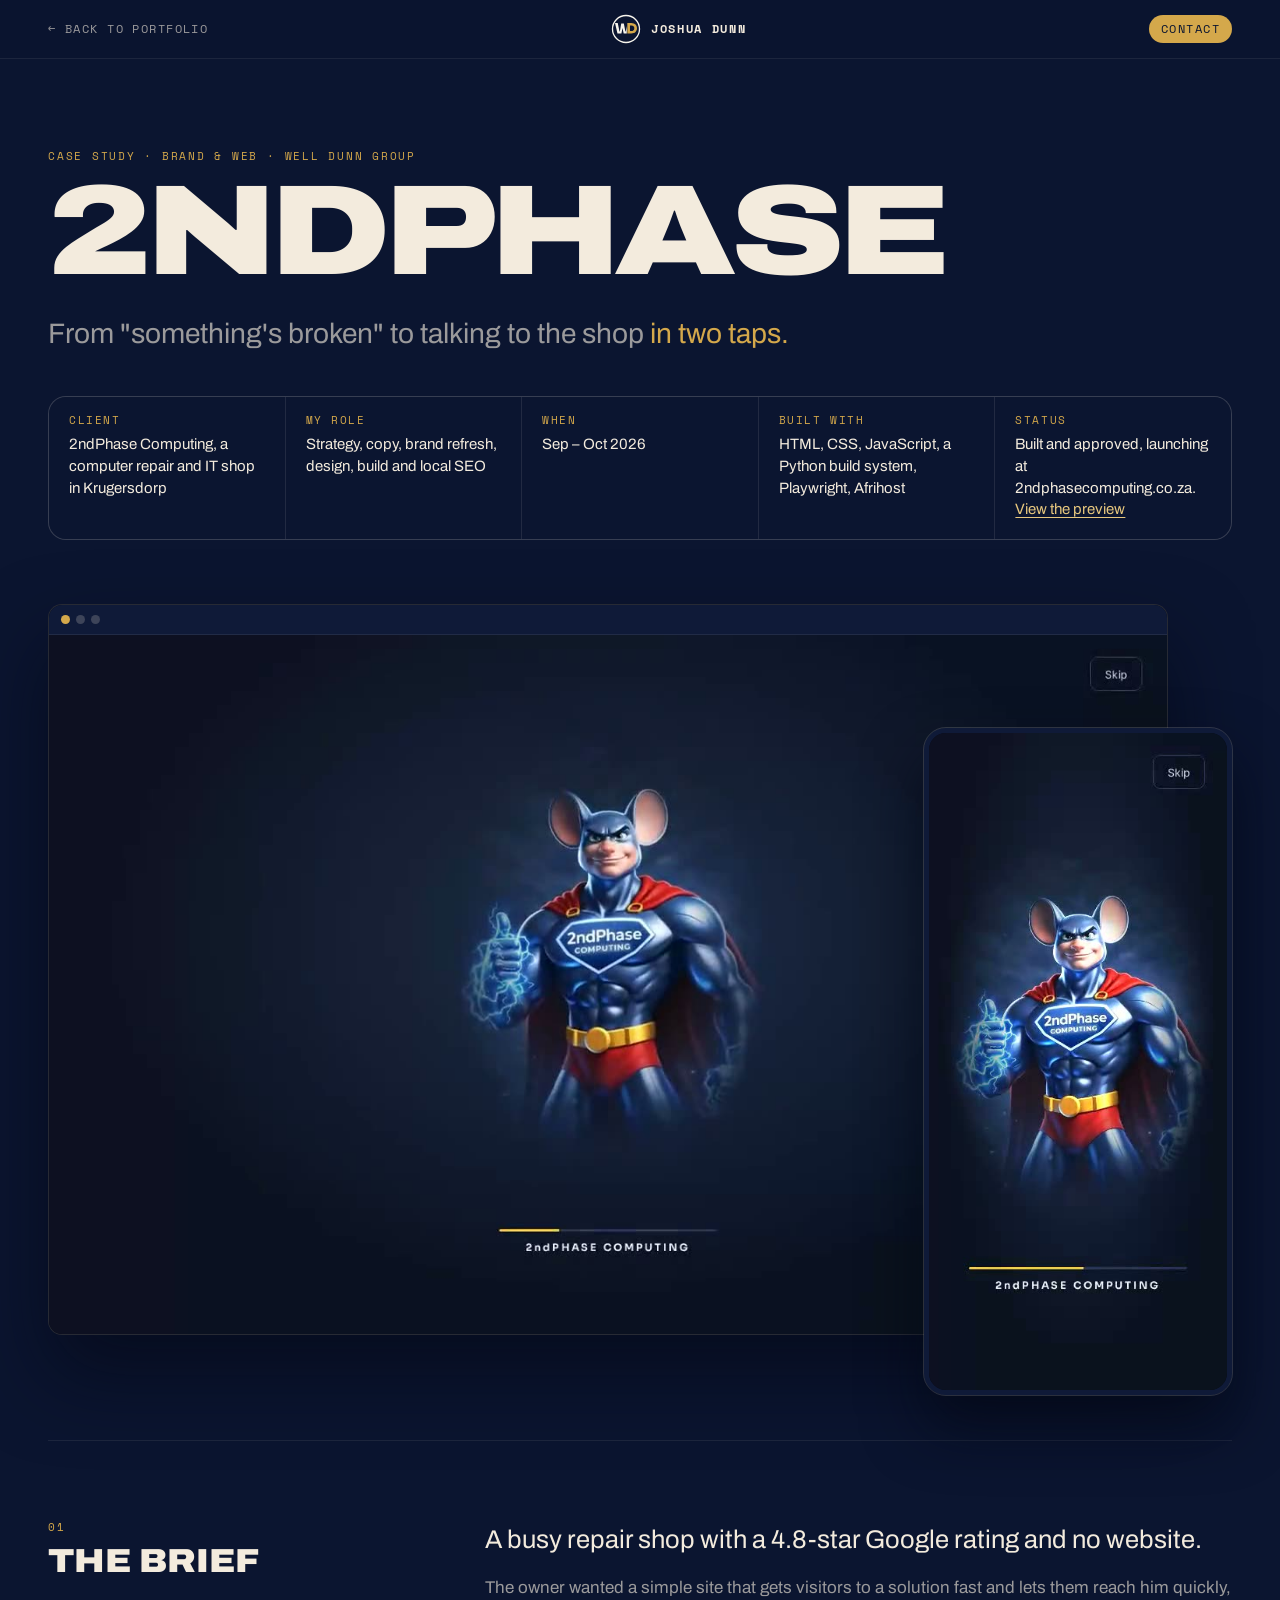
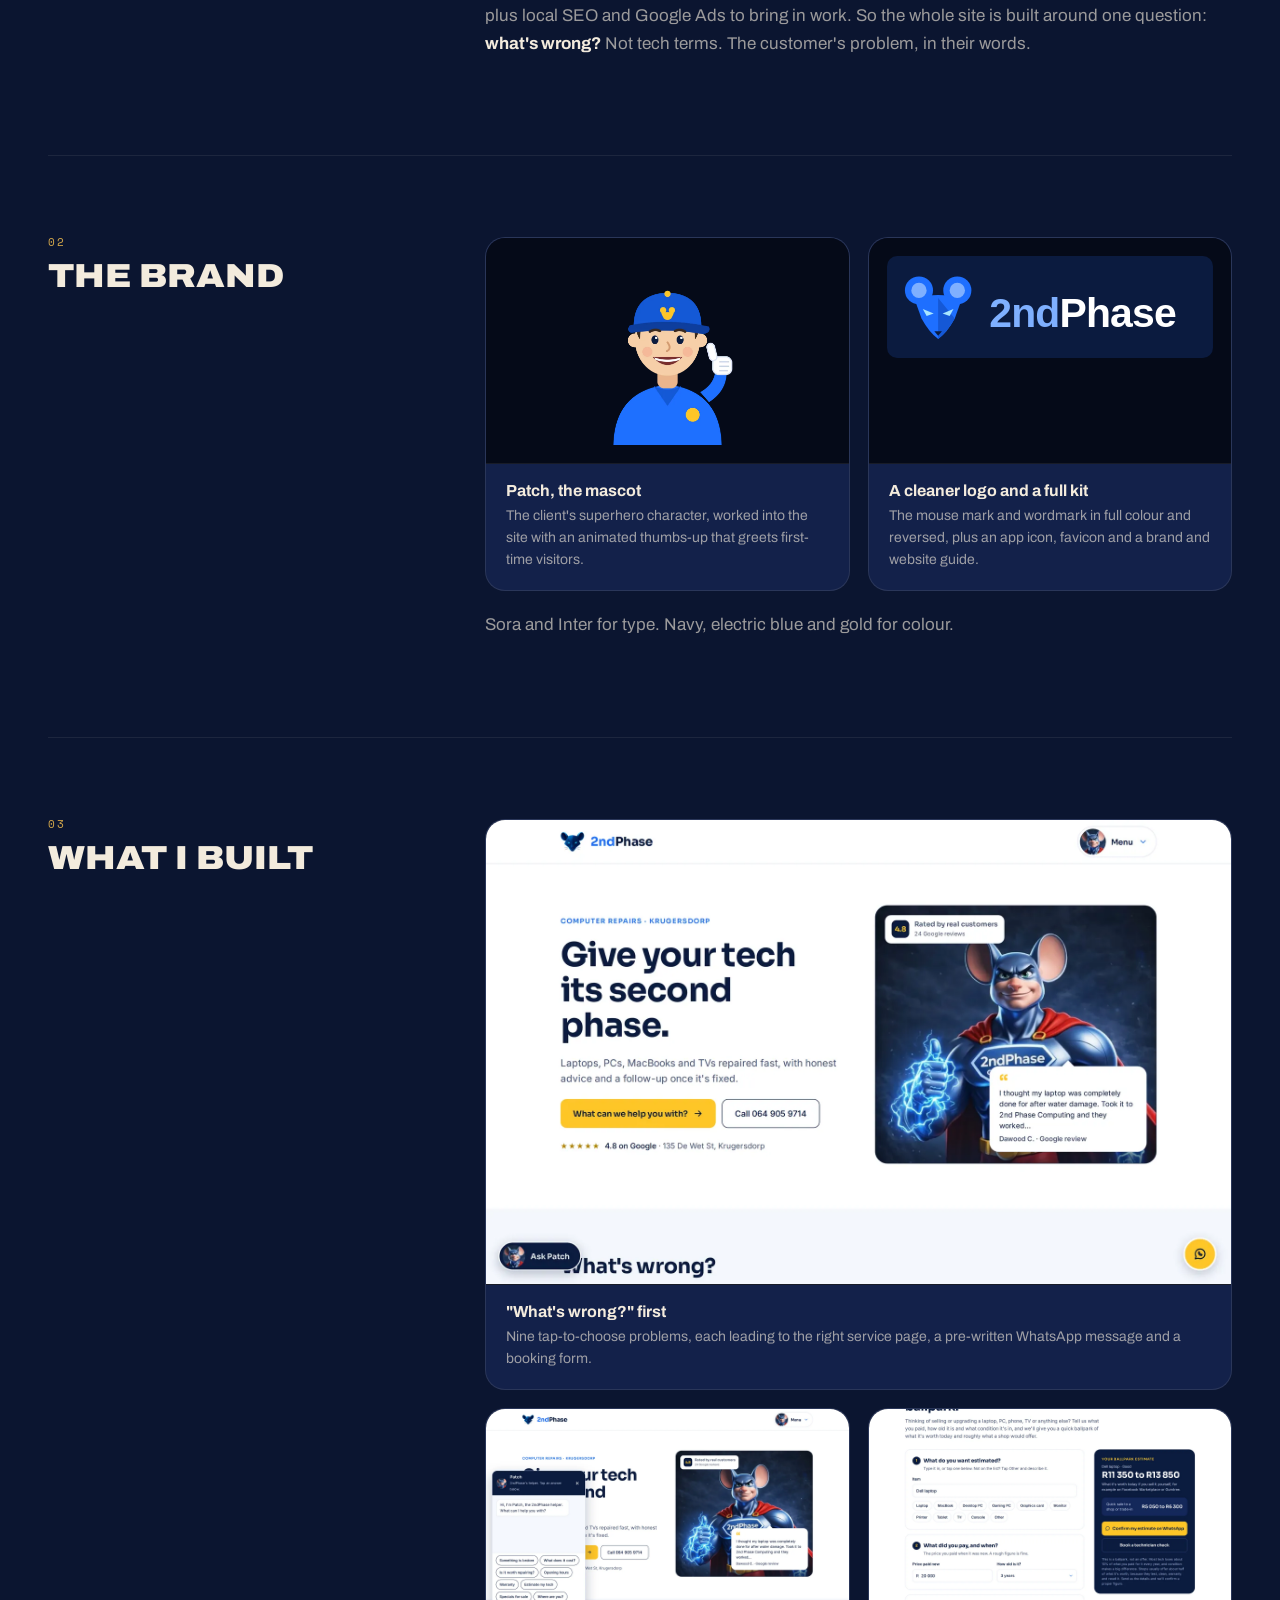
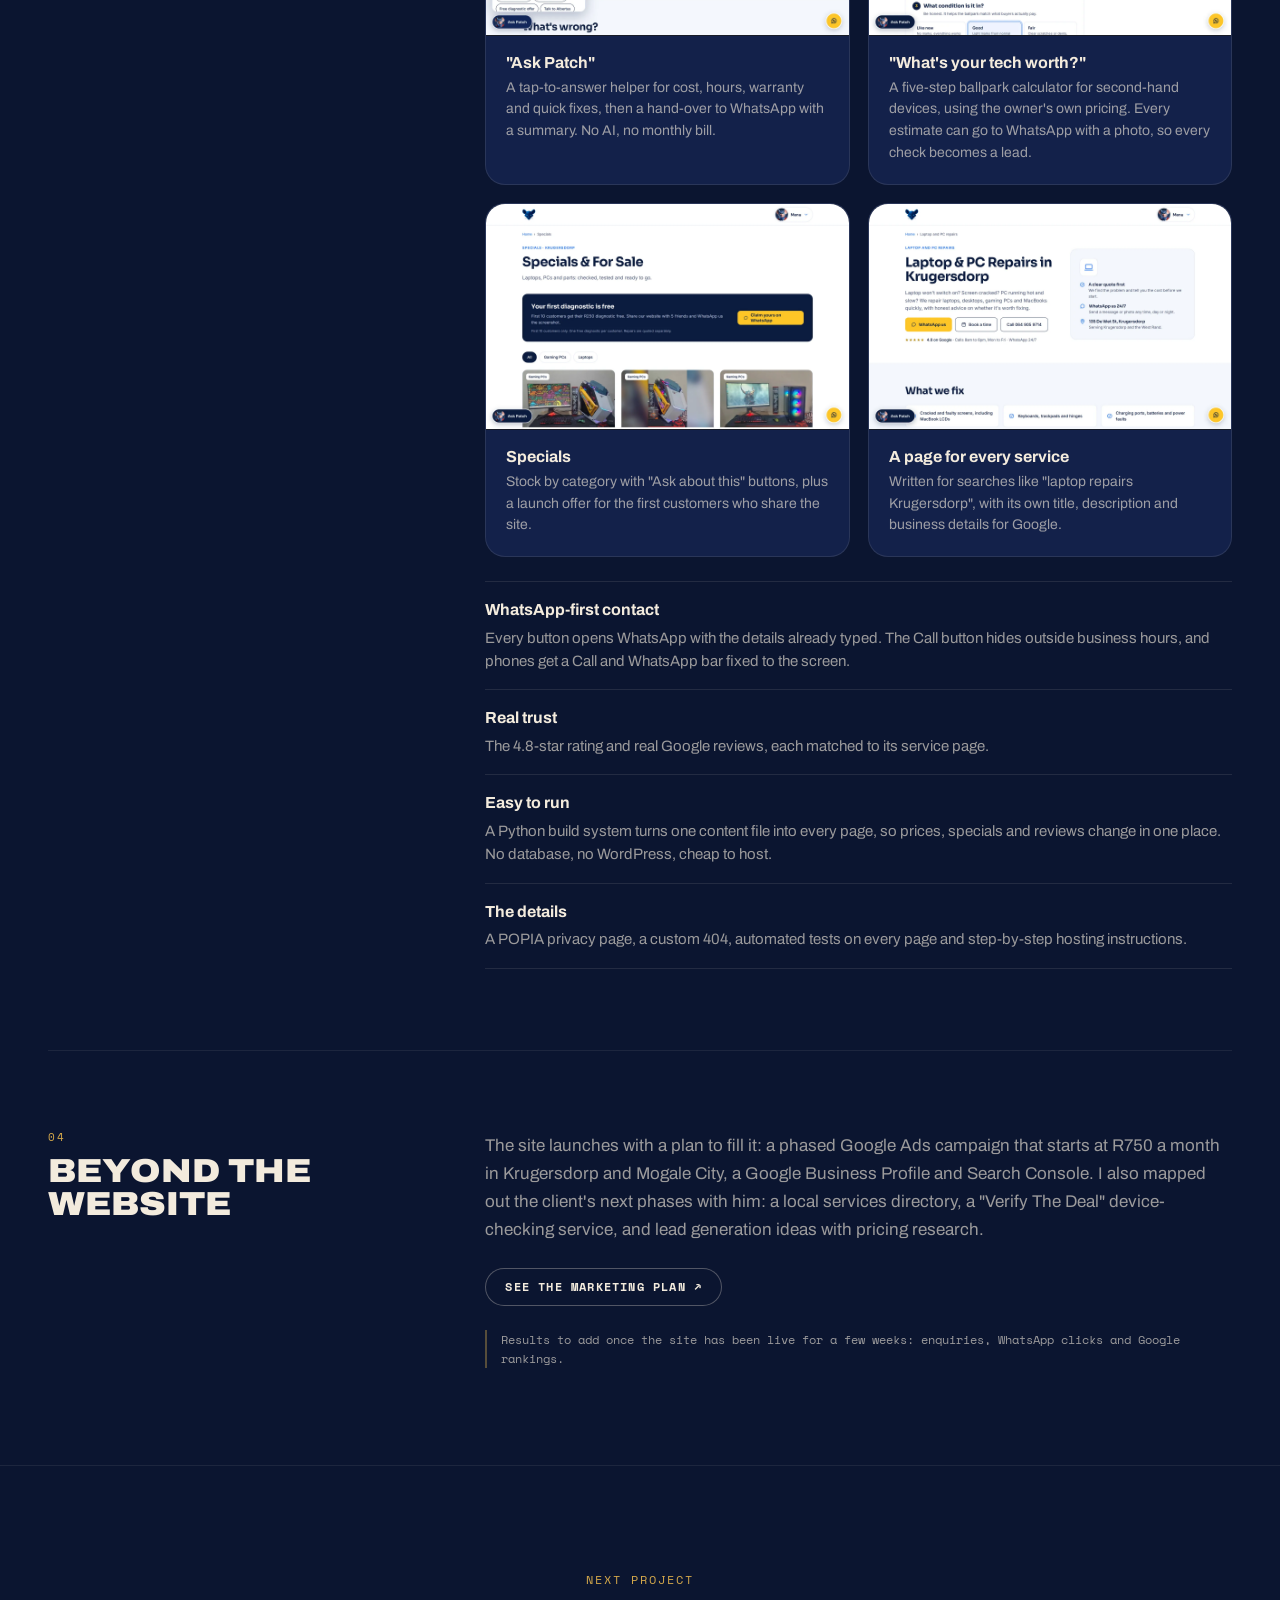
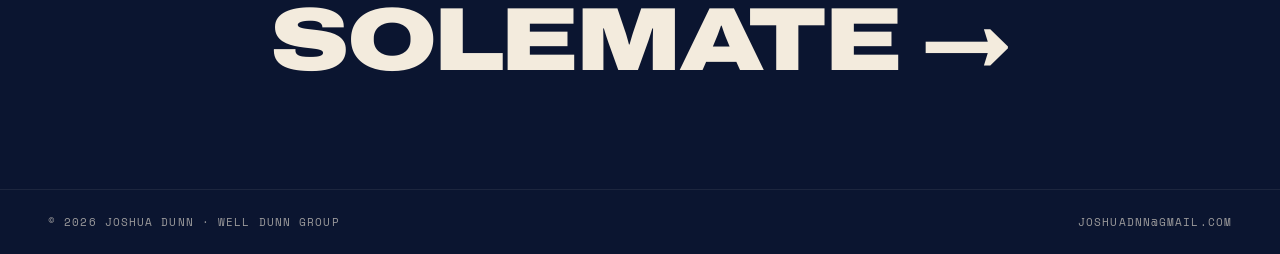
<file: work/2ndphase.html>
<!doctype html>
<html lang="en">
<head>
  <meta charset="utf-8">
  <meta name="viewport" content="width=device-width, initial-scale=1">
  <title>2ndPhase Computing case study | Joshua Dunn</title>
  <meta name="description" content="How Joshua Dunn refreshed the brand and built a 15-page, WhatsApp-first website for 2ndPhase Computing, a Krugersdorp computer repair shop.">
  <meta name="theme-color" content="#0B1530">
  <link rel="canonical" href="https://joshuadnn-eng.github.io/joshuadunn.github.io/work/2ndphase.html">
  <meta property="og:type" content="website">
  <meta property="og:url" content="https://joshuadnn-eng.github.io/joshuadunn.github.io/work/2ndphase.html">
  <meta property="og:title" content="2ndPhase Computing case study | Joshua Dunn">
  <meta property="og:description" content="How Joshua Dunn refreshed the brand and built a 15-page, WhatsApp-first website for 2ndPhase Computing, a Krugersdorp computer repair shop.">
  <meta property="og:image" content="https://joshuadnn-eng.github.io/joshuadunn.github.io/assets/img/share-professional.jpg">
  <meta property="og:image:width" content="1200">
  <meta property="og:image:height" content="630">
  <meta name="twitter:card" content="summary_large_image">
  <link rel="icon" href="../assets/img/logos/wdg-mark.svg" type="image/svg+xml">
  <link rel="preconnect" href="https://fonts.googleapis.com">
  <link rel="preconnect" href="https://fonts.gstatic.com" crossorigin>
  <link href="https://fonts.googleapis.com/css2?family=Archivo:wdth,wght@62..125,400..900&family=Space+Mono:wght@400;700&display=swap" rel="stylesheet">
  <link rel="stylesheet" href="../assets/css/style.css">
</head>
<body>

  <nav class="cs-top" aria-label="Case study">
    <a class="back" href="../index.html#web">&larr; Back to portfolio</a>
    <a class="brand" href="../index.html">
      <img src="../assets/img/logos/wdg-mark-reversed.svg" alt="" width="30" height="30">
      <span>Joshua Dunn</span>
    </a>
    <a class="nav-cta" href="../index.html#contact">Contact</a>
  </nav>

  <main class="section case-page">
    <div class="wrap">

      <header class="cs-hero">
        <p class="kicker" data-reveal>Case study · Brand &amp; Web · Well Dunn Group</p>
        <h1 class="cs-title" data-reveal>2ndPhase</h1>
        <p class="cs-tagline" data-reveal>From "something's broken" to talking to the shop <em>in two taps.</em></p>

        <dl class="cs-meta" data-reveal>
          <div><dt>Client</dt><dd>2ndPhase Computing, a computer repair and IT shop in Krugersdorp</dd></div>
          <div><dt>My role</dt><dd>Strategy, copy, brand refresh, design, build and local SEO</dd></div>
          <div><dt>When</dt><dd>Sep – Oct 2026</dd></div>
          <div><dt>Built with</dt><dd>HTML, CSS, JavaScript, a Python build system, Playwright, Afrihost</dd></div>
          <div><dt>Status</dt><dd>Built and approved, launching at 2ndphasecomputing.co.za. <a href="https://joshuadnn-eng.github.io/2ndphaseComputing/" target="_blank" rel="noopener">View the preview</a></dd></div>
        </dl>

        <div class="cs-cover project-media" data-reveal>
          <div class="device-desktop">
            <span class="device-bar" aria-hidden="true"><i></i><i></i><i></i></span>
            <video data-autoplay muted loop playsinline preload="none" poster="../assets/video/2ndphase-hero.jpg" aria-label="The 2ndPhase homepage">
              <source src="../assets/video/2ndphase-hero.mp4" type="video/mp4">
            </video>
          </div>
          <div class="device-phone">
            <video data-autoplay muted loop playsinline preload="none" poster="../assets/video/2ndphase-scroll-phone.jpg" aria-label="Scrolling the 2ndPhase homepage on a phone">
              <source src="../assets/video/2ndphase-scroll-phone.mp4" type="video/mp4">
            </video>
          </div>
        </div>
      </header>

      <section class="cs-block">
        <h2 data-reveal><small>01</small>The brief</h2>
        <div class="cs-body" data-reveal>
          <p class="big">A busy repair shop with a 4.8-star Google rating and no website.</p>
          <p>
            The owner wanted a simple site that gets visitors to a solution fast and lets them reach him quickly,
            plus local SEO and Google Ads to bring in work. So the whole site is built around one question:
            <strong>what's wrong?</strong> Not tech terms. The customer's problem, in their words.
          </p>
        </div>
      </section>

      <section class="cs-block">
        <h2 data-reveal><small>02</small>The brand</h2>
        <div class="cs-body" data-reveal>
          <div class="features">
            <figure class="feature">
              <img class="contain" src="../assets/img/web/2ndphase/patch-mascot.webp" alt="Patch, the 2ndPhase technician mascot" loading="lazy">
              <figcaption class="feature-text"><b>Patch, the mascot</b><p>The client's superhero character, worked into the site with an animated thumbs-up that greets first-time visitors.</p></figcaption>
            </figure>
            <figure class="feature">
              <img class="contain" src="../assets/img/logos/2ndphase-logo-reversed.svg" alt="The 2ndPhase logo" loading="lazy">
              <figcaption class="feature-text"><b>A cleaner logo and a full kit</b><p>The mouse mark and wordmark in full colour and reversed, plus an app icon, favicon and a brand and website guide.</p></figcaption>
            </figure>
          </div>
          <p style="margin-top: 20px;">Sora and Inter for type. Navy, electric blue and gold for colour.</p>
        </div>
      </section>

      <section class="cs-block">
        <h2 data-reveal><small>03</small>What I built</h2>
        <div class="cs-body" data-reveal>
          <div class="features">
            <figure class="feature wide">
              <img src="../assets/img/web/2ndphase/desktop-home.webp" alt="The 2ndPhase homepage" loading="lazy">
              <figcaption class="feature-text"><b>"What's wrong?" first</b><p>Nine tap-to-choose problems, each leading to the right service page, a pre-written WhatsApp message and a booking form.</p></figcaption>
            </figure>
            <figure class="feature">
              <img src="../assets/img/web/2ndphase/desktop-ask-patch-chat.webp" alt="The 'Ask Patch' chat helper" loading="lazy">
              <figcaption class="feature-text"><b>"Ask Patch"</b><p>A tap-to-answer helper for cost, hours, warranty and quick fixes, then a hand-over to WhatsApp with a summary. No AI, no monthly bill.</p></figcaption>
            </figure>
            <figure class="feature">
              <img src="../assets/img/web/2ndphase/desktop-estimate-result.webp" alt="The 'Estimate your tech' calculator result" loading="lazy">
              <figcaption class="feature-text"><b>"What's your tech worth?"</b><p>A five-step ballpark calculator for second-hand devices, using the owner's own pricing. Every estimate can go to WhatsApp with a photo, so every check becomes a lead.</p></figcaption>
            </figure>
            <figure class="feature">
              <img src="../assets/img/web/2ndphase/desktop-specials.webp" alt="The 2ndPhase specials page" loading="lazy">
              <figcaption class="feature-text"><b>Specials</b><p>Stock by category with "Ask about this" buttons, plus a launch offer for the first customers who share the site.</p></figcaption>
            </figure>
            <figure class="feature">
              <img src="../assets/img/web/2ndphase/desktop-laptop-repairs.webp" alt="The laptop and PC repairs service page" loading="lazy">
              <figcaption class="feature-text"><b>A page for every service</b><p>Written for searches like "laptop repairs Krugersdorp", with its own title, description and business details for Google.</p></figcaption>
            </figure>
          </div>
          <ul class="did" style="margin-top: 24px;">
            <li><b>WhatsApp-first contact</b>Every button opens WhatsApp with the details already typed. The Call button hides outside business hours, and phones get a Call and WhatsApp bar fixed to the screen.</li>
            <li><b>Real trust</b>The 4.8-star rating and real Google reviews, each matched to its service page.</li>
            <li><b>Easy to run</b>A Python build system turns one content file into every page, so prices, specials and reviews change in one place. No database, no WordPress, cheap to host.</li>
            <li><b>The details</b>A POPIA privacy page, a custom 404, automated tests on every page and step-by-step hosting instructions.</li>
          </ul>
        </div>
      </section>

      <section class="cs-block">
        <h2 data-reveal><small>04</small>Beyond the website</h2>
        <div class="cs-body" data-reveal>
          <p>
            The site launches with a plan to fill it: a phased Google Ads campaign that starts at R750 a month in
            Krugersdorp and Mogale City, a Google Business Profile and Search Console. I also mapped out the client's
            next phases with him: a local services directory, a "Verify The Deal" device-checking service, and lead
            generation ideas with pricing research.
          </p>
          <a class="btn btn-ghost" href="../index.html#marketing">See the marketing plan <span aria-hidden="true">&#8599;</span></a>
          <p class="cs-note">Results to add once the site has been live for a few weeks: enquiries, WhatsApp clicks and Google rankings.</p>
        </div>
      </section>

    </div>
  </main>

  <a class="next-project" href="solemate.html">
    <span>Next project</span>
    <strong>Solemate &rarr;</strong>
  </a>

  <footer class="mini-footer">
    <span>&copy; 2026 Joshua Dunn · Well Dunn Group</span>
    <a href="mailto:joshuadnn@gmail.com">joshuadnn@gmail.com</a>
  </footer>

  <script src="../assets/js/main.js"></script>
</body>
</html>
</file>
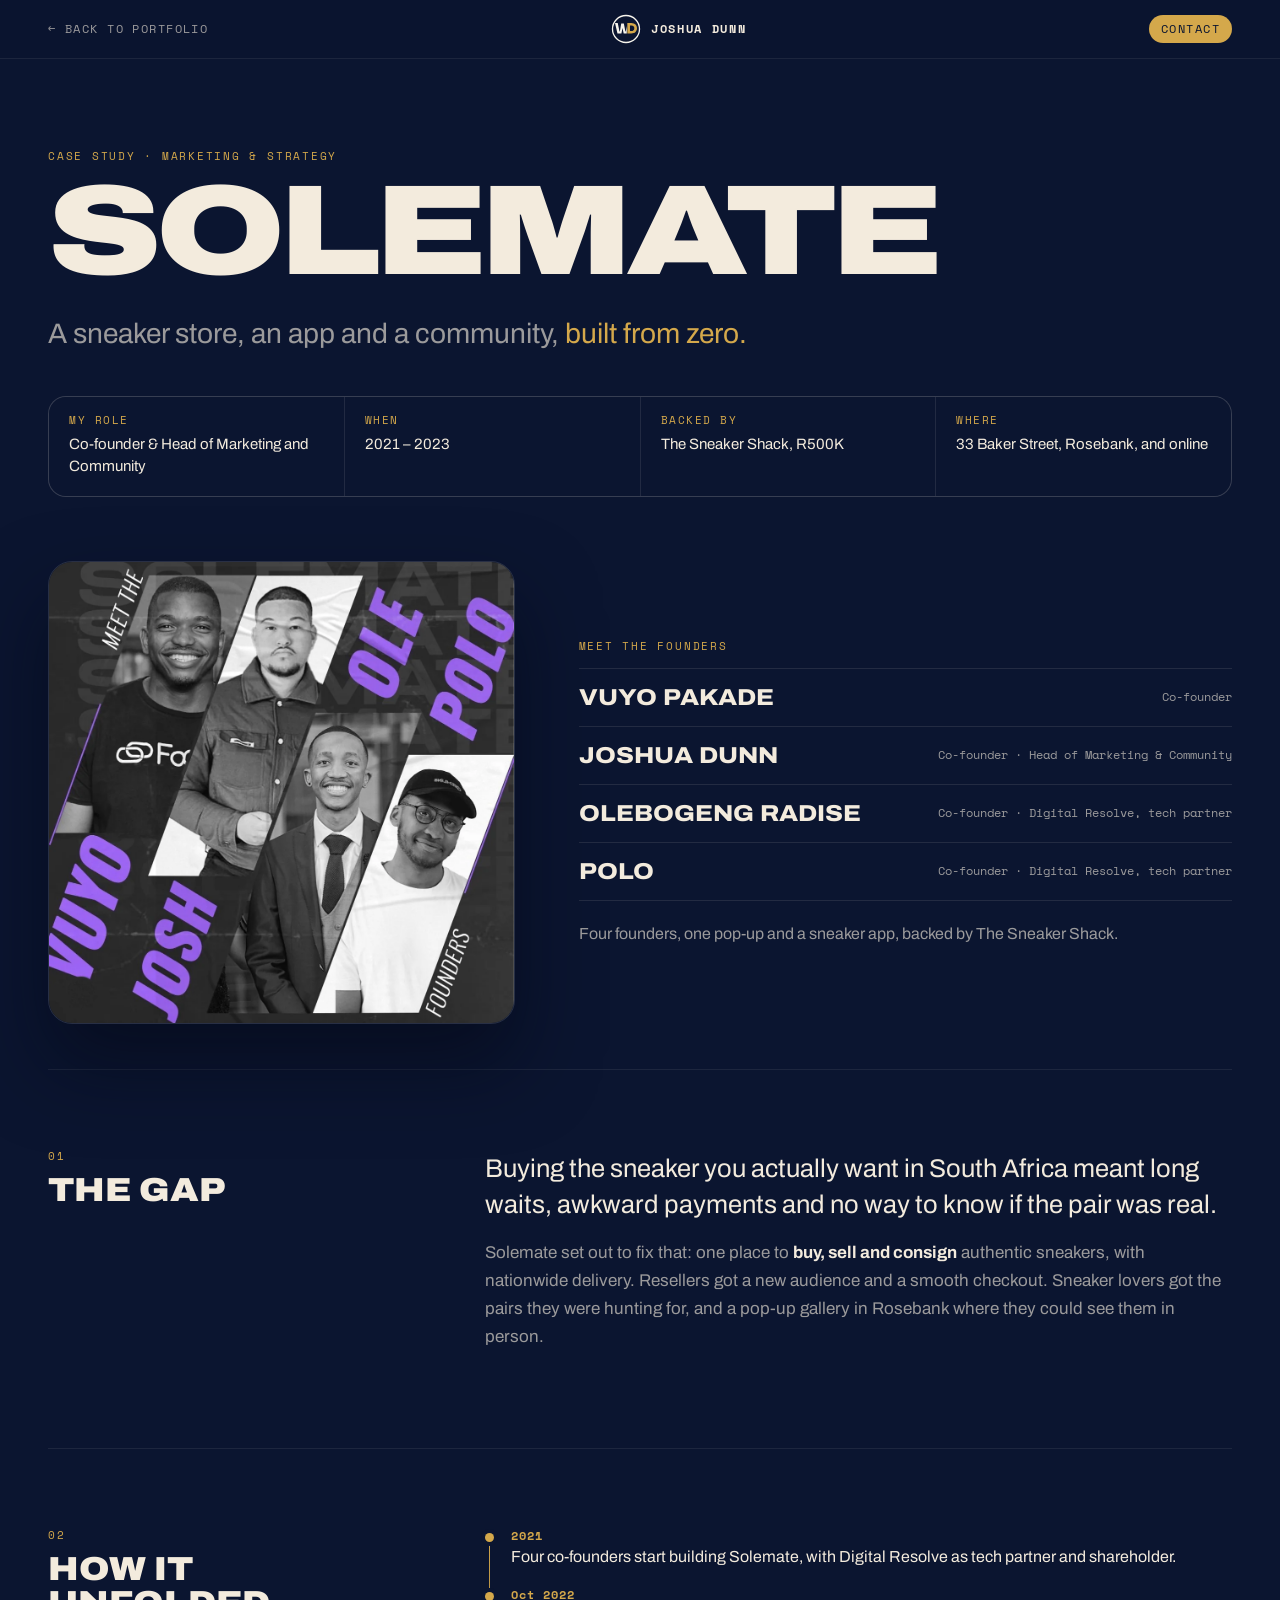
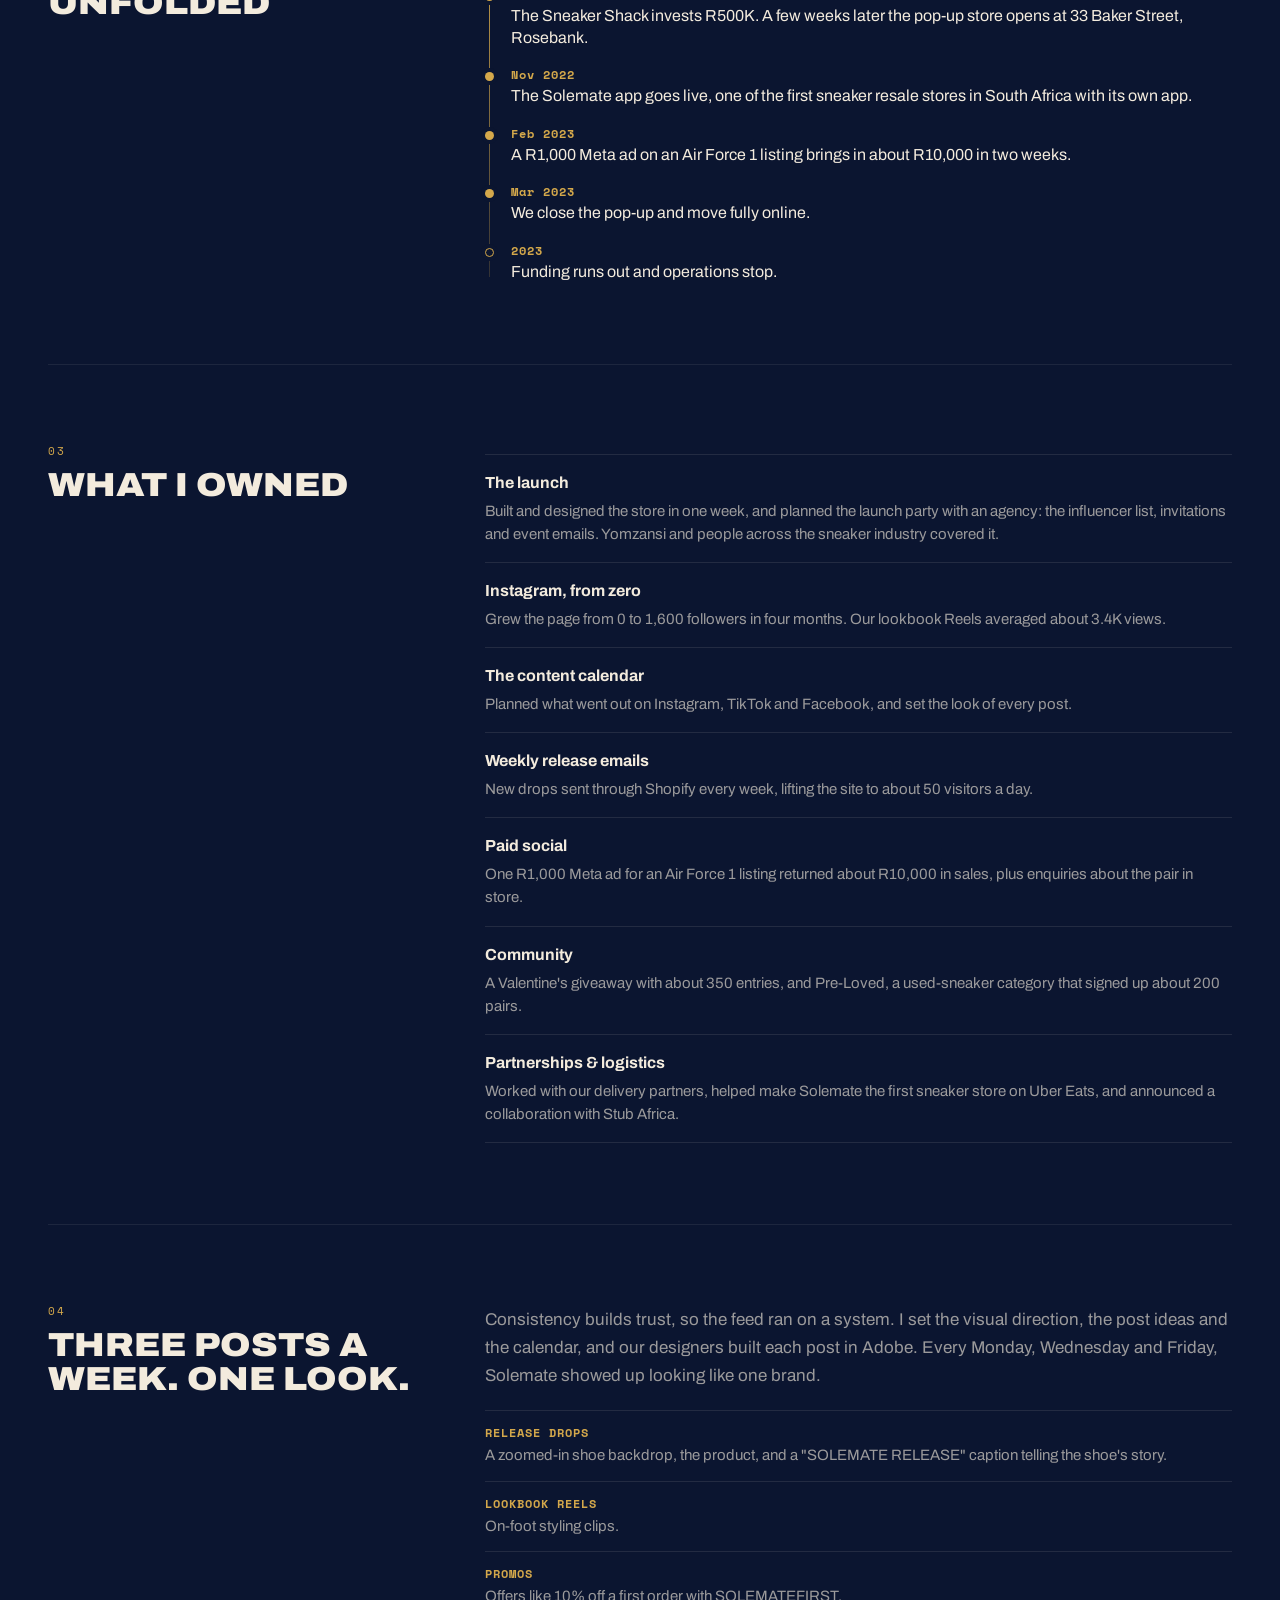
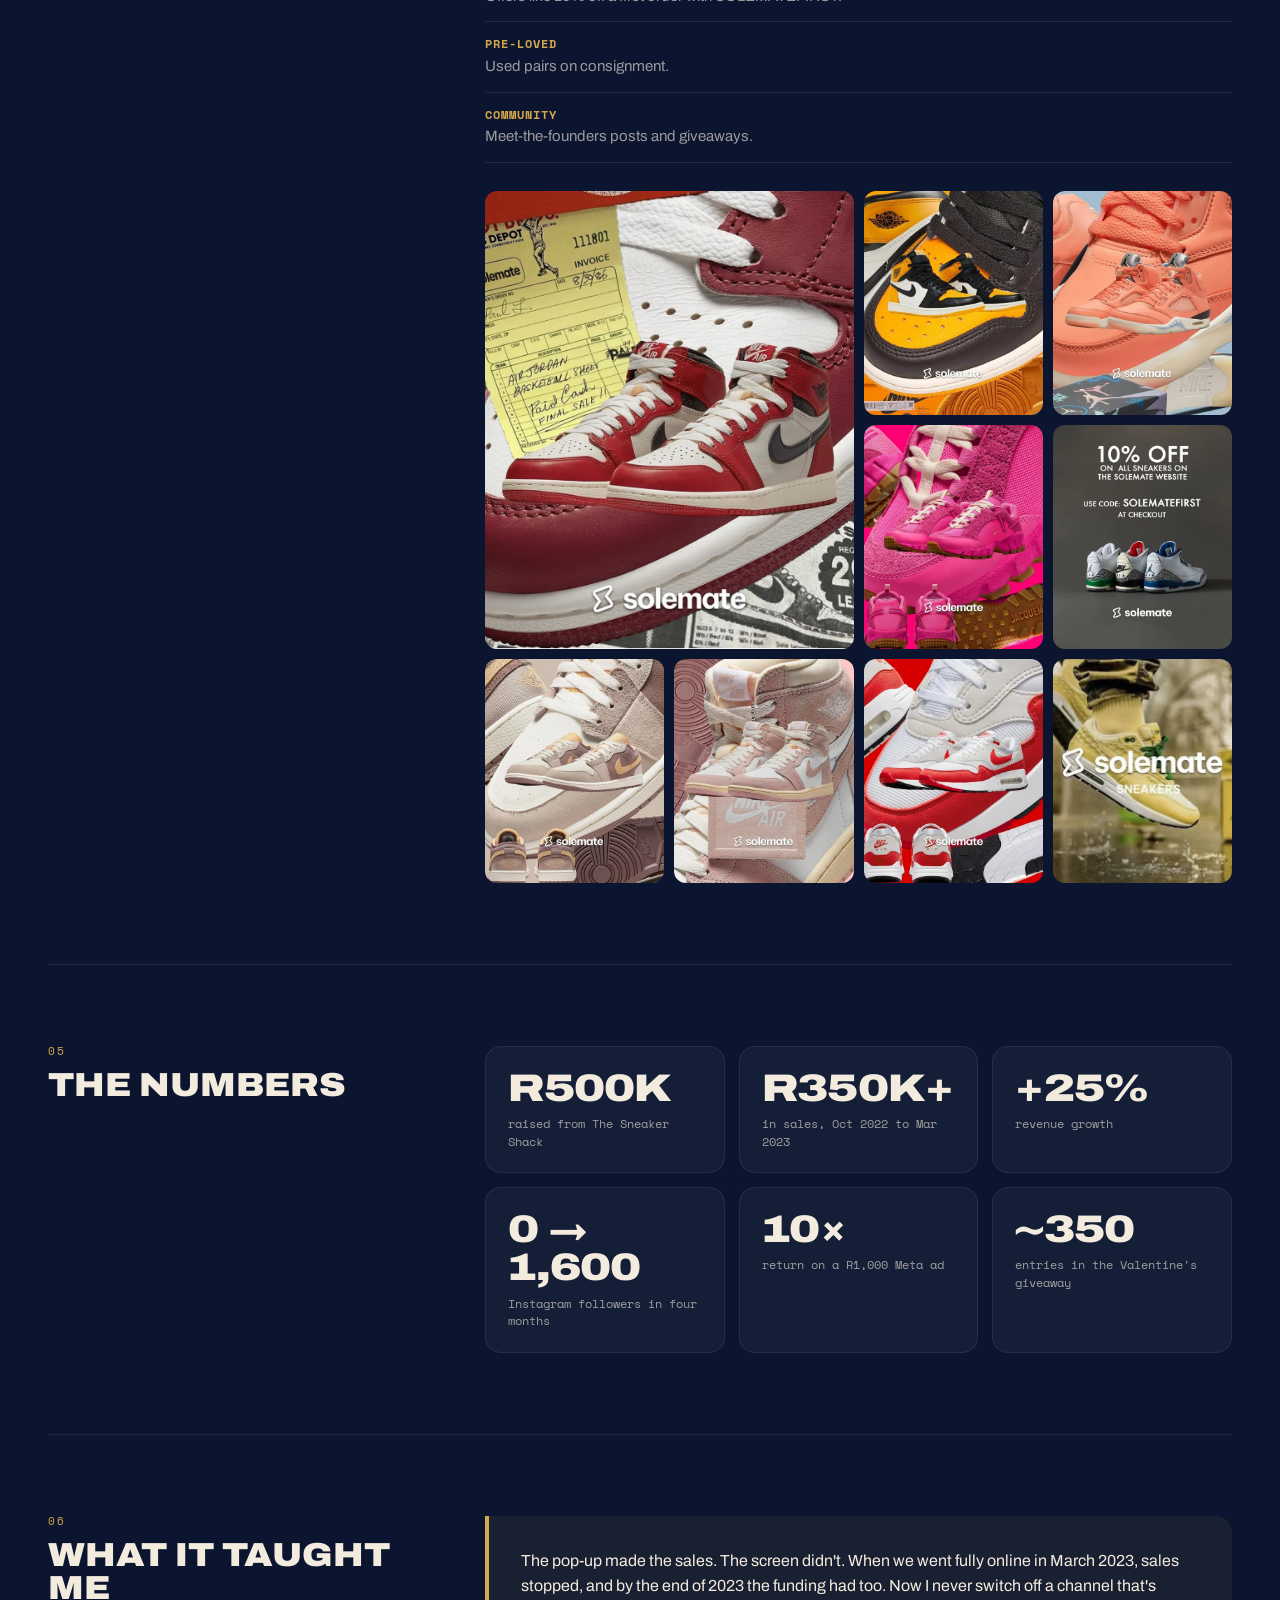
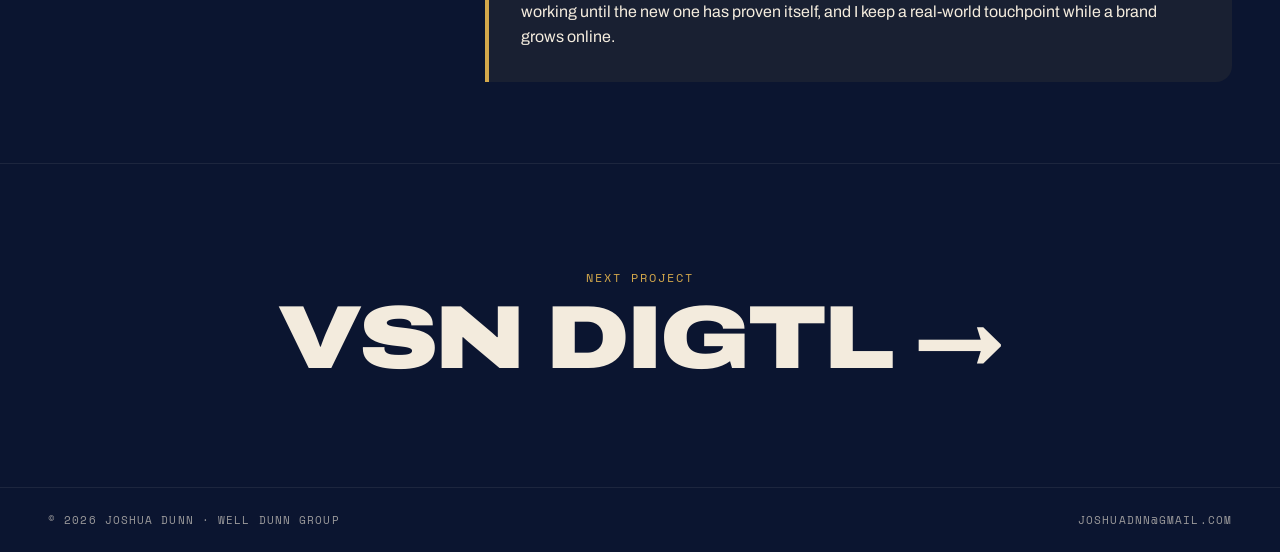
<file: work/solemate.html>
<!doctype html>
<html lang="en">
<head>
  <meta charset="utf-8">
  <meta name="viewport" content="width=device-width, initial-scale=1">
  <title>Solemate case study | Joshua Dunn</title>
  <meta name="description" content="How Joshua Dunn co-founded and marketed Solemate, a Johannesburg sneaker marketplace with a pop-up store and its own app.">
  <meta name="theme-color" content="#0B1530">
  <link rel="canonical" href="https://joshuadnn-eng.github.io/joshuadunn.github.io/work/solemate.html">
  <meta property="og:type" content="website">
  <meta property="og:url" content="https://joshuadnn-eng.github.io/joshuadunn.github.io/work/solemate.html">
  <meta property="og:title" content="Solemate case study | Joshua Dunn">
  <meta property="og:description" content="How Joshua Dunn co-founded and marketed Solemate, a Johannesburg sneaker marketplace with a pop-up store and its own app.">
  <meta property="og:image" content="https://joshuadnn-eng.github.io/joshuadunn.github.io/assets/img/share-professional.jpg">
  <meta property="og:image:width" content="1200">
  <meta property="og:image:height" content="630">
  <meta name="twitter:card" content="summary_large_image">
  <link rel="icon" href="../assets/img/logos/wdg-mark.svg" type="image/svg+xml">
  <link rel="preconnect" href="https://fonts.googleapis.com">
  <link rel="preconnect" href="https://fonts.gstatic.com" crossorigin>
  <link href="https://fonts.googleapis.com/css2?family=Archivo:wdth,wght@62..125,400..900&family=Space+Mono:wght@400;700&display=swap" rel="stylesheet">
  <link rel="stylesheet" href="../assets/css/style.css">
</head>
<body>

  <nav class="cs-top" aria-label="Case study">
    <a class="back" href="../index.html#marketing">&larr; Back to portfolio</a>
    <a class="brand" href="../index.html">
      <img src="../assets/img/logos/wdg-mark-reversed.svg" alt="" width="30" height="30">
      <span>Joshua Dunn</span>
    </a>
    <a class="nav-cta" href="../index.html#contact">Contact</a>
  </nav>

  <main class="section case-page">
    <div class="wrap">

      <header class="cs-hero">
        <p class="kicker" data-reveal>Case study · Marketing &amp; Strategy</p>
        <h1 class="cs-title" data-reveal>Solemate</h1>
        <p class="cs-tagline" data-reveal>A sneaker store, an app and a community, <em>built from zero.</em></p>

        <dl class="cs-meta" data-reveal>
          <div><dt>My role</dt><dd>Co-founder &amp; Head of Marketing and Community</dd></div>
          <div><dt>When</dt><dd>2021 – 2023</dd></div>
          <div><dt>Backed by</dt><dd>The Sneaker Shack, R500K</dd></div>
          <div><dt>Where</dt><dd>33 Baker Street, Rosebank, and online</dd></div>
        </dl>

        <div class="cs-cover team" data-reveal>
          <img src="../assets/img/solemate/founders.webp" alt="The Solemate 'Meet the founders' post: Vuyo, Josh, Ole and Polo" width="1100" height="1093">
          <div class="team-list">
            <p class="kicker">Meet the founders</p>
            <ul>
              <li><b>Vuyo Pakade</b><span>Co-founder</span></li>
              <li><b>Joshua Dunn</b><span>Co-founder · Head of Marketing &amp; Community</span></li>
              <li><b>Olebogeng Radise</b><span>Co-founder · Digital Resolve, tech partner</span></li>
              <li><b>Polo</b><span>Co-founder · Digital Resolve, tech partner</span></li>
            </ul>
            <p>Four founders, one pop-up and a sneaker app, backed by The Sneaker Shack.</p>
          </div>
        </div>
      </header>

      <section class="cs-block">
        <h2 data-reveal><small>01</small>The gap</h2>
        <div class="cs-body" data-reveal>
          <p class="big">Buying the sneaker you actually want in South Africa meant long waits, awkward payments and no way to know if the pair was real.</p>
          <p>
            Solemate set out to fix that: one place to <strong>buy, sell and consign</strong> authentic sneakers, with
            nationwide delivery. Resellers got a new audience and a smooth checkout. Sneaker lovers got the pairs they
            were hunting for, and a pop-up gallery in Rosebank where they could see them in person.
          </p>
        </div>
      </section>

      <section class="cs-block">
        <h2 data-reveal><small>02</small>How it unfolded</h2>
        <div class="cs-body" data-reveal>
          <ol class="timeline vertical">
            <li><span class="t-date">2021</span><span class="t-text">Four co-founders start building Solemate, with Digital Resolve as tech partner and shareholder.</span></li>
            <li><span class="t-date">Oct 2022</span><span class="t-text">The Sneaker Shack invests R500K. A few weeks later the pop-up store opens at 33 Baker Street, Rosebank.</span></li>
            <li><span class="t-date">Nov 2022</span><span class="t-text">The Solemate app goes live, one of the first sneaker resale stores in South Africa with its own app.</span></li>
            <li><span class="t-date">Feb 2023</span><span class="t-text">A R1,000 Meta ad on an Air Force 1 listing brings in about R10,000 in two weeks.</span></li>
            <li><span class="t-date">Mar 2023</span><span class="t-text">We close the pop-up and move fully online.</span></li>
            <li><span class="t-date">2023</span><span class="t-text">Funding runs out and operations stop.</span></li>
          </ol>
        </div>
      </section>

      <section class="cs-block">
        <h2 data-reveal><small>03</small>What I owned</h2>
        <div class="cs-body" data-reveal>
          <ul class="did">
            <li><b>The launch</b>Built and designed the store in one week, and planned the launch party with an agency: the influencer list, invitations and event emails. Yomzansi and people across the sneaker industry covered it.</li>
            <li><b>Instagram, from zero</b>Grew the page from 0 to 1,600 followers in four months. Our lookbook Reels averaged about 3.4K views.</li>
            <li><b>The content calendar</b>Planned what went out on Instagram, TikTok and Facebook, and set the look of every post.</li>
            <li><b>Weekly release emails</b>New drops sent through Shopify every week, lifting the site to about 50 visitors a day.</li>
            <li><b>Paid social</b>One R1,000 Meta ad for an Air Force 1 listing returned about R10,000 in sales, plus enquiries about the pair in store.</li>
            <li><b>Community</b>A Valentine's giveaway with about 350 entries, and Pre-Loved, a used-sneaker category that signed up about 200 pairs.</li>
            <li><b>Partnerships &amp; logistics</b>Worked with our delivery partners, helped make Solemate the first sneaker store on Uber Eats, and announced a collaboration with Stub Africa.</li>
          </ul>
        </div>
      </section>

      <section class="cs-block">
        <h2 data-reveal><small>04</small>Three posts a week. One look.</h2>
        <div class="cs-body" data-reveal>
          <p>
            Consistency builds trust, so the feed ran on a system. I set the visual direction, the post ideas and the
            calendar, and our designers built each post in Adobe. Every Monday, Wednesday and Friday, Solemate showed
            up looking like one brand.
          </p>
          <ul class="formats">
            <li><b>Release drops</b>A zoomed-in shoe backdrop, the product, and a "SOLEMATE RELEASE" caption telling the shoe's story.</li>
            <li><b>Lookbook Reels</b>On-foot styling clips.</li>
            <li><b>Promos</b>Offers like 10% off a first order with SOLEMATEFIRST.</li>
            <li><b>Pre-Loved</b>Used pairs on consignment.</li>
            <li><b>Community</b>Meet-the-founders posts and giveaways.</li>
          </ul>
          <div class="system-grid" style="margin-top: 28px;">
            <img class="big" src="../assets/img/solemate/release-chicago.webp" alt="Release post: Air Jordan 1 'Chicago Lost & Found'" loading="lazy">
            <img src="../assets/img/solemate/ig-2023-06-26_photo.webp" alt="Release post: Air Jordan 1 in yellow and black" loading="lazy">
            <img src="../assets/img/solemate/ig-2023-07-19_photo.webp" alt="Release post: Air Jordan 5 in orange" loading="lazy">
            <img src="../assets/img/solemate/ig-2023-08-07_photo.webp" alt="Release post: pink Jacquemus x Nike" loading="lazy">
            <img src="../assets/img/solemate/ig-2023-06-23_photo.webp" alt="Promo: 10% off with code SOLEMATEFIRST" loading="lazy">
            <img src="../assets/img/solemate/ig-2023-07-31_photo.webp" alt="Release post: Air Jordan 1 Low in brown" loading="lazy">
            <img src="../assets/img/solemate/ig-2023-07-25_photo.webp" alt="Release post: pink Air Jordan 1 High" loading="lazy">
            <img src="../assets/img/solemate/ig-2023-08-16_photo.webp" alt="Release post: Nike Air Max 1 in red" loading="lazy">
            <img src="../assets/img/solemate/ig-2023-07-05_reel.webp" alt="Reel cover: Solemate Sneakers intro" loading="lazy">
          </div>
        </div>
      </section>

      <section class="cs-block">
        <h2 data-reveal><small>05</small>The numbers</h2>
        <div class="cs-body" data-reveal>
          <ul class="results" style="margin-top: 0;">
            <li><strong>R500K</strong><span>raised from The Sneaker Shack</span></li>
            <li><strong>R350K+</strong><span>in sales, Oct 2022 to Mar 2023</span></li>
            <li><strong>+25%</strong><span>revenue growth</span></li>
            <li><strong>0 → 1,600</strong><span>Instagram followers in four months</span></li>
            <li><strong>10×</strong><span>return on a R1,000 Meta ad</span></li>
            <li><strong>~350</strong><span>entries in the Valentine's giveaway</span></li>
          </ul>
        </div>
      </section>

      <section class="cs-block">
        <h2 data-reveal><small>06</small>What it taught me</h2>
        <div class="cs-body" data-reveal>
          <div class="lesson" style="margin-top: 0;">
            <p>
              The pop-up made the sales. The screen didn't. When we went fully online in March 2023, sales stopped,
              and by the end of 2023 the funding had too. Now I never switch off a channel that's working until the new one has
              proven itself, and I keep a real-world touchpoint while a brand grows online.
            </p>
          </div>
        </div>
      </section>

    </div>
  </main>

  <a class="next-project" href="vsn-digtl.html">
    <span>Next project</span>
    <strong>VSN DIGTL &rarr;</strong>
  </a>

  <footer class="mini-footer">
    <span>&copy; 2026 Joshua Dunn · Well Dunn Group</span>
    <a href="mailto:joshuadnn@gmail.com">joshuadnn@gmail.com</a>
  </footer>

  <script src="../assets/js/main.js"></script>
</body>
</html>
</file>
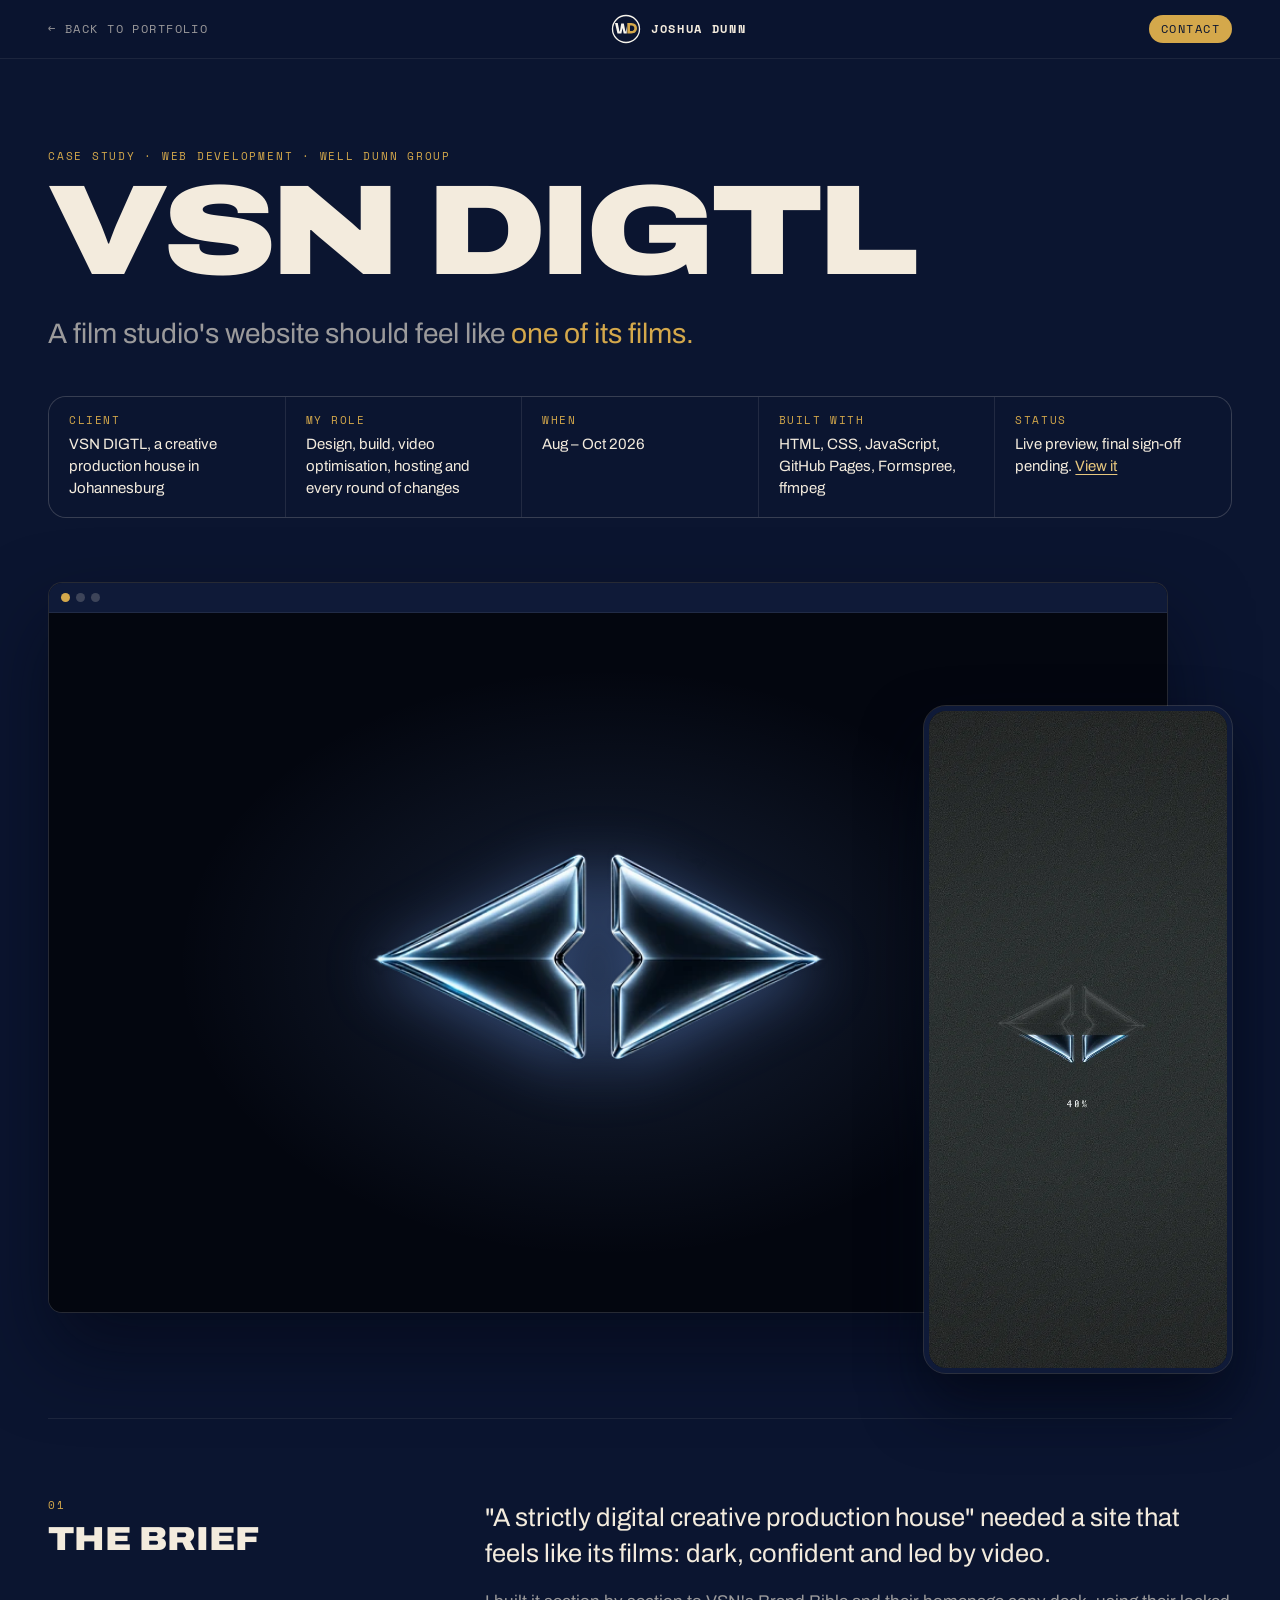
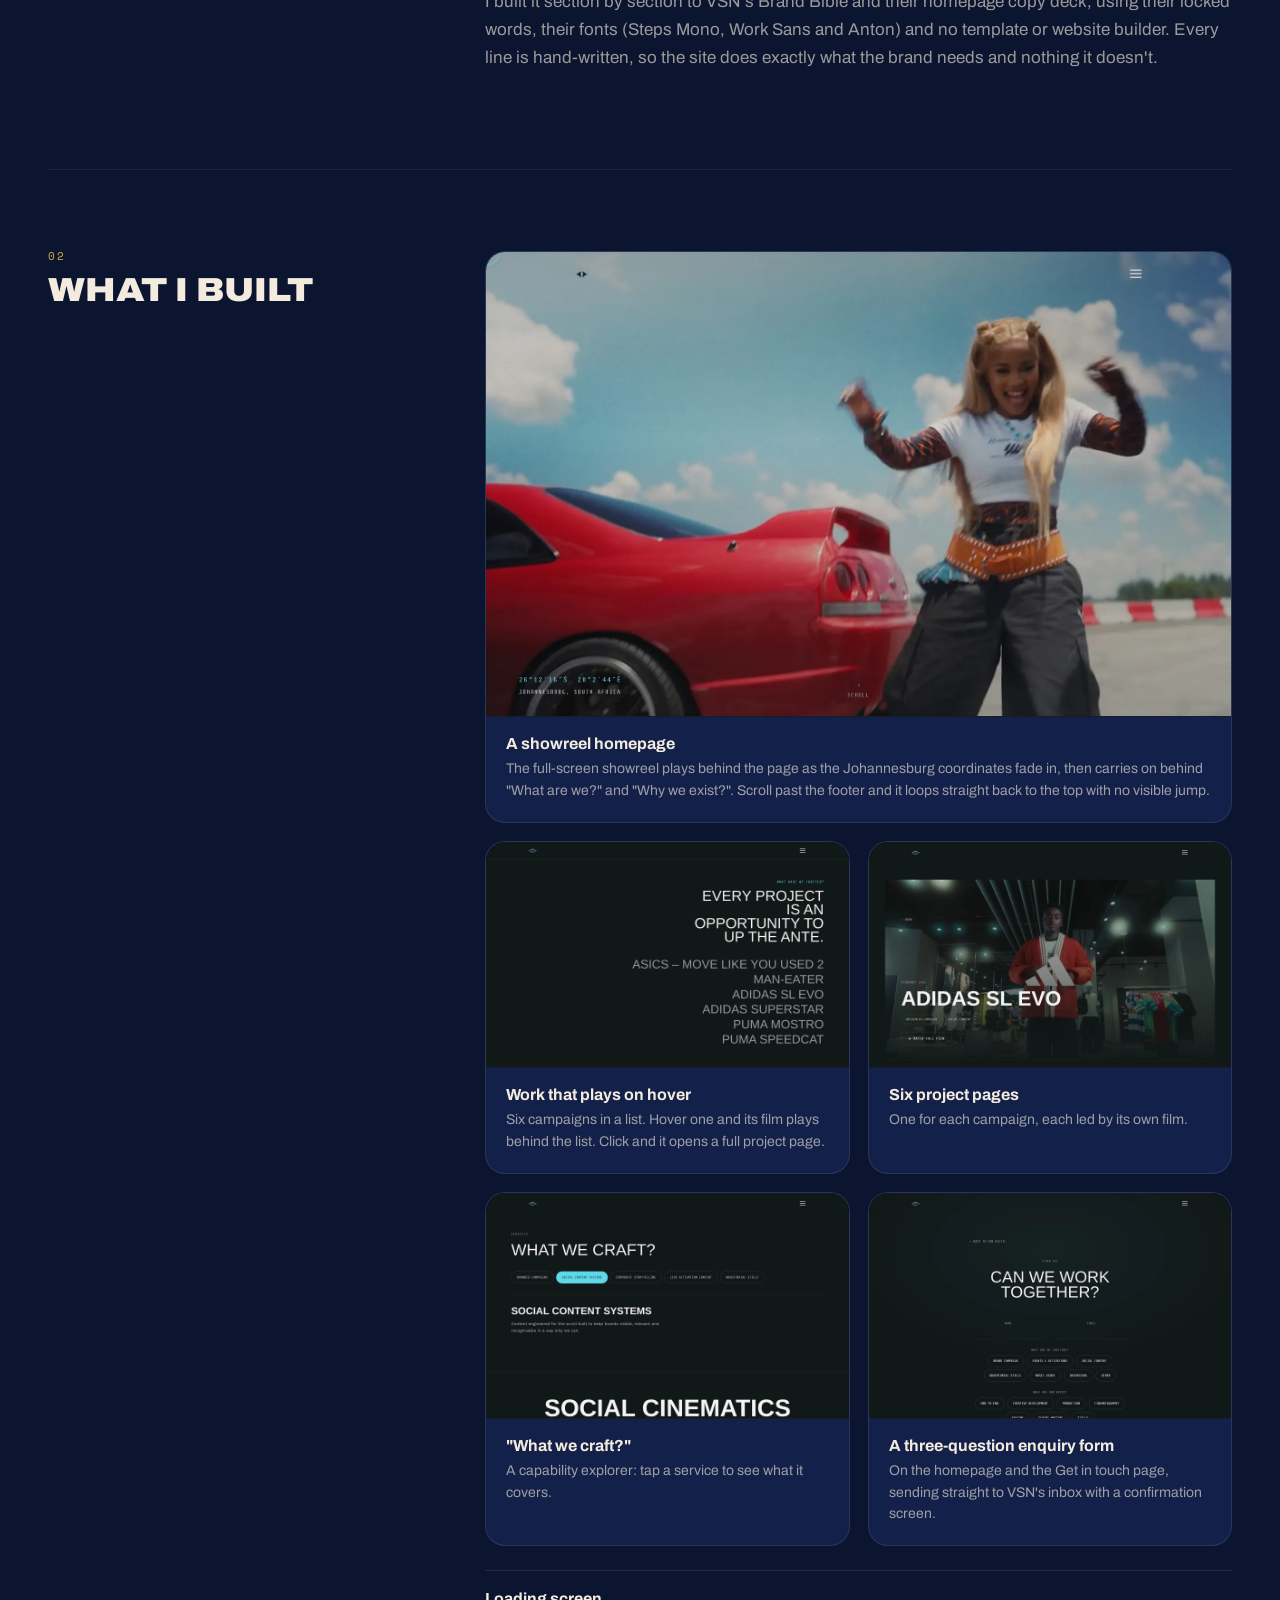
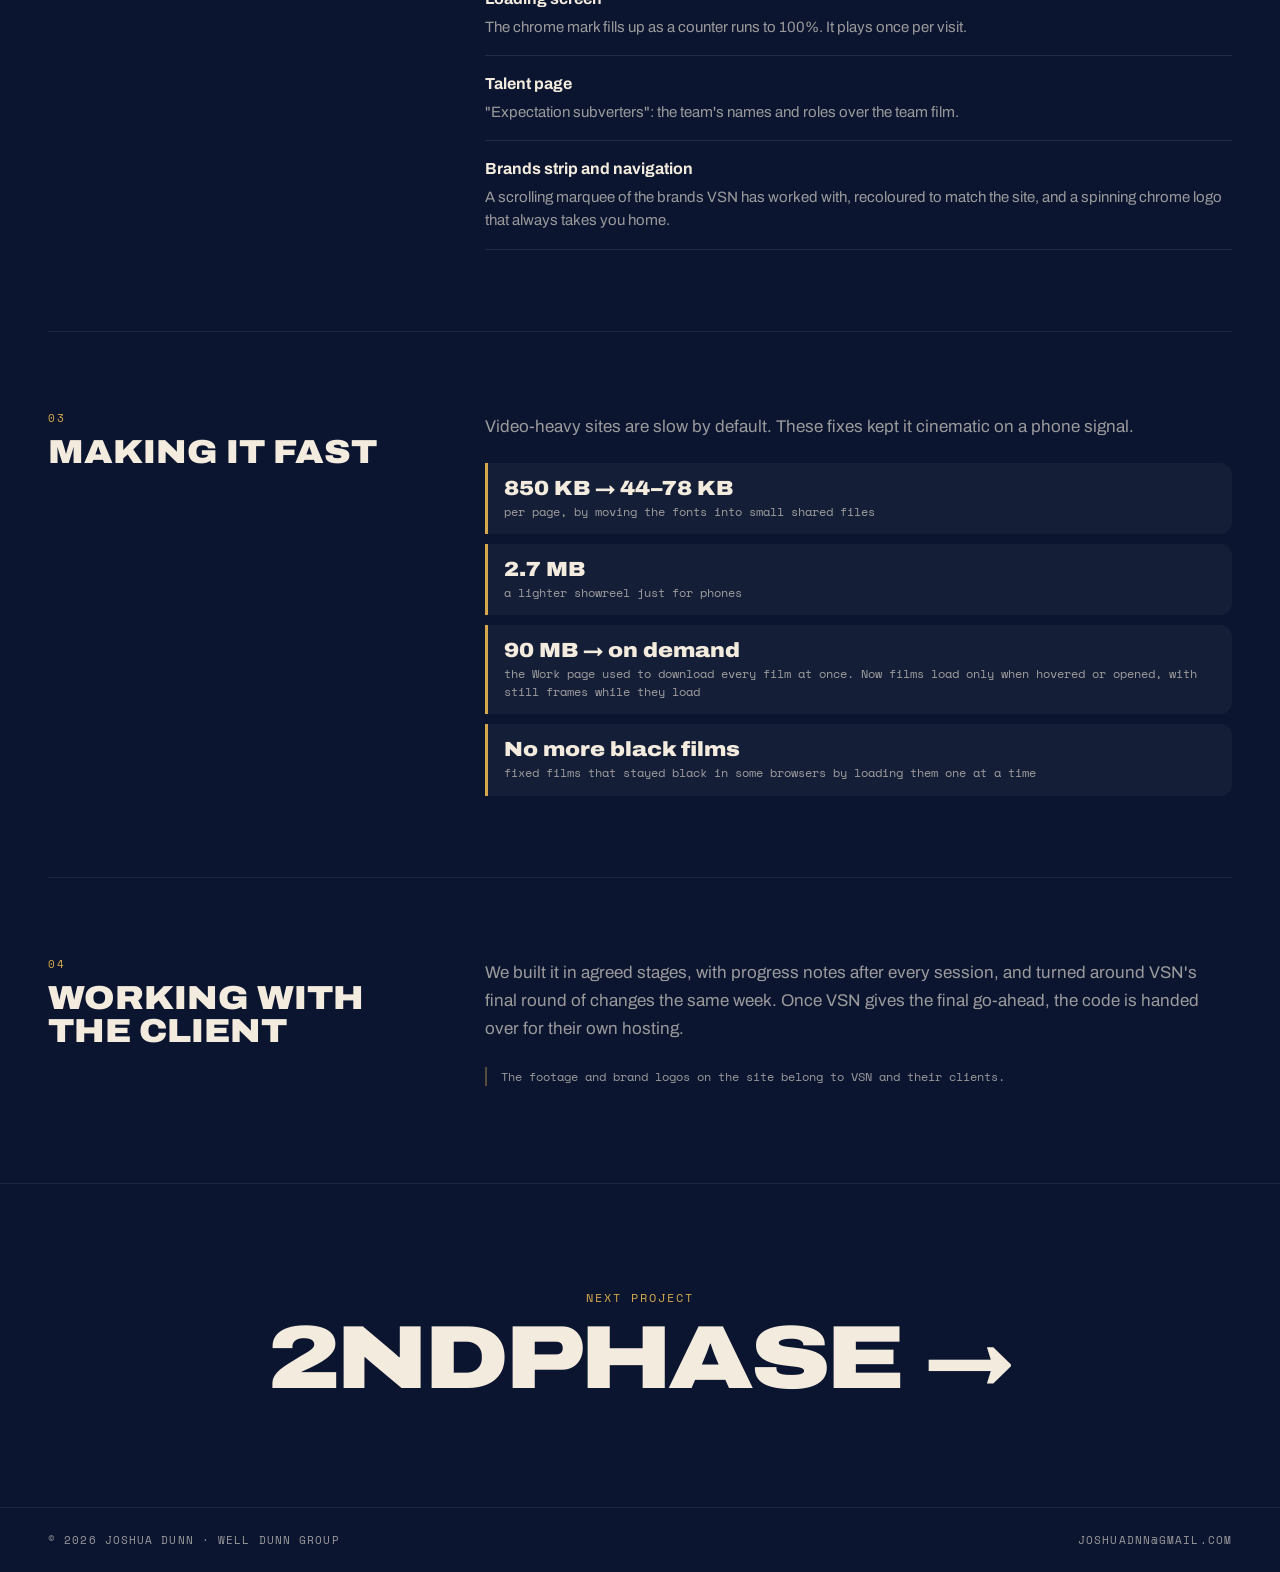
<file: work/vsn-digtl.html>
<!doctype html>
<html lang="en">
<head>
  <meta charset="utf-8">
  <meta name="viewport" content="width=device-width, initial-scale=1">
  <title>VSN DIGTL case study | Joshua Dunn</title>
  <meta name="description" content="How Joshua Dunn designed and built a cinematic, video-led website for VSN DIGTL, a Johannesburg creative production house.">
  <meta name="theme-color" content="#0B1530">
  <link rel="canonical" href="https://joshuadnn-eng.github.io/joshuadunn.github.io/work/vsn-digtl.html">
  <meta property="og:type" content="website">
  <meta property="og:url" content="https://joshuadnn-eng.github.io/joshuadunn.github.io/work/vsn-digtl.html">
  <meta property="og:title" content="VSN DIGTL case study | Joshua Dunn">
  <meta property="og:description" content="How Joshua Dunn designed and built a cinematic, video-led website for VSN DIGTL, a Johannesburg creative production house.">
  <meta property="og:image" content="https://joshuadnn-eng.github.io/joshuadunn.github.io/assets/img/share-professional.jpg">
  <meta property="og:image:width" content="1200">
  <meta property="og:image:height" content="630">
  <meta name="twitter:card" content="summary_large_image">
  <link rel="icon" href="../assets/img/logos/wdg-mark.svg" type="image/svg+xml">
  <link rel="preconnect" href="https://fonts.googleapis.com">
  <link rel="preconnect" href="https://fonts.gstatic.com" crossorigin>
  <link href="https://fonts.googleapis.com/css2?family=Archivo:wdth,wght@62..125,400..900&family=Space+Mono:wght@400;700&display=swap" rel="stylesheet">
  <link rel="stylesheet" href="../assets/css/style.css">
</head>
<body>

  <nav class="cs-top" aria-label="Case study">
    <a class="back" href="../index.html#web">&larr; Back to portfolio</a>
    <a class="brand" href="../index.html">
      <img src="../assets/img/logos/wdg-mark-reversed.svg" alt="" width="30" height="30">
      <span>Joshua Dunn</span>
    </a>
    <a class="nav-cta" href="../index.html#contact">Contact</a>
  </nav>

  <main class="section case-page">
    <div class="wrap">

      <header class="cs-hero">
        <p class="kicker" data-reveal>Case study · Web Development · Well Dunn Group</p>
        <h1 class="cs-title" data-reveal>VSN DIGTL</h1>
        <p class="cs-tagline" data-reveal>A film studio's website should feel like <em>one of its films.</em></p>

        <dl class="cs-meta" data-reveal>
          <div><dt>Client</dt><dd>VSN DIGTL, a creative production house in Johannesburg</dd></div>
          <div><dt>My role</dt><dd>Design, build, video optimisation, hosting and every round of changes</dd></div>
          <div><dt>When</dt><dd>Aug – Oct 2026</dd></div>
          <div><dt>Built with</dt><dd>HTML, CSS, JavaScript, GitHub Pages, Formspree, ffmpeg</dd></div>
          <div><dt>Status</dt><dd>Live preview, final sign-off pending. <a href="https://joshuadnn-eng.github.io/vsn-digtl/" target="_blank" rel="noopener">View it</a></dd></div>
        </dl>

        <div class="cs-cover project-media" data-reveal>
          <div class="device-desktop">
            <span class="device-bar" aria-hidden="true"><i></i><i></i><i></i></span>
            <div class="logo-screen">
              <img src="../assets/img/logos/vsn-mark.webp" alt="VSN DIGTL chrome logo" width="441" height="242">
            </div>
          </div>
          <div class="device-phone">
            <img src="../assets/img/web/vsn/phone-loading-screen.webp" alt="The VSN DIGTL loading screen on a phone">
          </div>
        </div>
      </header>

      <section class="cs-block">
        <h2 data-reveal><small>01</small>The brief</h2>
        <div class="cs-body" data-reveal>
          <p class="big">"A strictly digital creative production house" needed a site that feels like its films: dark, confident and led by video.</p>
          <p>
            I built it section by section to VSN's Brand Bible and their homepage copy deck, using their locked words,
            their fonts (Steps Mono, Work Sans and Anton) and no template or website builder. Every line is hand-written,
            so the site does exactly what the brand needs and nothing it doesn't.
          </p>
        </div>
      </section>

      <section class="cs-block">
        <h2 data-reveal><small>02</small>What I built</h2>
        <div class="cs-body" data-reveal>
          <div class="features">
            <figure class="feature wide">
              <img src="../assets/img/web/vsn/desktop-home-showreel.webp" alt="The VSN homepage with the showreel playing" loading="lazy">
              <figcaption class="feature-text"><b>A showreel homepage</b><p>The full-screen showreel plays behind the page as the Johannesburg coordinates fade in, then carries on behind "What are we?" and "Why we exist?". Scroll past the footer and it loops straight back to the top with no visible jump.</p></figcaption>
            </figure>
            <figure class="feature">
              <img src="../assets/img/web/vsn/desktop-home-work.webp" alt="The Work list on the VSN homepage" loading="lazy">
              <figcaption class="feature-text"><b>Work that plays on hover</b><p>Six campaigns in a list. Hover one and its film plays behind the list. Click and it opens a full project page.</p></figcaption>
            </figure>
            <figure class="feature">
              <img src="../assets/img/web/vsn/desktop-project-adidas-sl-evo.webp" alt="A VSN project page" loading="lazy">
              <figcaption class="feature-text"><b>Six project pages</b><p>One for each campaign, each led by its own film.</p></figcaption>
            </figure>
            <figure class="feature">
              <img src="../assets/img/web/vsn/desktop-services.webp" alt="The VSN 'What we craft?' services page" loading="lazy">
              <figcaption class="feature-text"><b>"What we craft?"</b><p>A capability explorer: tap a service to see what it covers.</p></figcaption>
            </figure>
            <figure class="feature">
              <img src="../assets/img/web/vsn/desktop-get-in-touch.webp" alt="The VSN enquiry page" loading="lazy">
              <figcaption class="feature-text"><b>A three-question enquiry form</b><p>On the homepage and the Get in touch page, sending straight to VSN's inbox with a confirmation screen.</p></figcaption>
            </figure>
          </div>
          <ul class="did" style="margin-top: 24px;">
            <li><b>Loading screen</b>The chrome mark fills up as a counter runs to 100%. It plays once per visit.</li>
            <li><b>Talent page</b>"Expectation subverters": the team's names and roles over the team film.</li>
            <li><b>Brands strip and navigation</b>A scrolling marquee of the brands VSN has worked with, recoloured to match the site, and a spinning chrome logo that always takes you home.</li>
          </ul>
        </div>
      </section>

      <section class="cs-block">
        <h2 data-reveal><small>03</small>Making it fast</h2>
        <div class="cs-body" data-reveal>
          <p>Video-heavy sites are slow by default. These fixes kept it cinematic on a phone signal.</p>
          <ul class="proof">
            <li><strong>850 KB → 44–78 KB</strong><span>per page, by moving the fonts into small shared files</span></li>
            <li><strong>2.7 MB</strong><span>a lighter showreel just for phones</span></li>
            <li><strong>90 MB → on demand</strong><span>the Work page used to download every film at once. Now films load only when hovered or opened, with still frames while they load</span></li>
            <li><strong>No more black films</strong><span>fixed films that stayed black in some browsers by loading them one at a time</span></li>
          </ul>
        </div>
      </section>

      <section class="cs-block">
        <h2 data-reveal><small>04</small>Working with the client</h2>
        <div class="cs-body" data-reveal>
          <p>
            We built it in agreed stages, with progress notes after every session, and turned around VSN's final round
            of changes the same week. Once VSN gives the final go-ahead, the code is handed over for their own hosting.
          </p>
          <p class="cs-note">The footage and brand logos on the site belong to VSN and their clients.</p>
        </div>
      </section>

    </div>
  </main>

  <a class="next-project" href="2ndphase.html">
    <span>Next project</span>
    <strong>2ndPhase &rarr;</strong>
  </a>

  <footer class="mini-footer">
    <span>&copy; 2026 Joshua Dunn · Well Dunn Group</span>
    <a href="mailto:joshuadnn@gmail.com">joshuadnn@gmail.com</a>
  </footer>

  <script src="../assets/js/main.js"></script>
</body>
</html>
</file>
<file: assets/css/style.css>
/* ==========================================================================
   Joshua Dunn portfolio
   Well Dunn navy + gold, poster layout
   ========================================================================== */

:root {
  --navy: #0B1530;
  --navy-2: #13214A;
  --navy-3: #1B2C5C;
  --gold: #D4A84B;
  --gold-2: #E7C77E;
  --cream: #F3EBDD;
  --muted: rgba(243, 235, 221, .62);
  --line: rgba(212, 168, 75, .38);

  --wide: "Archivo", "Arial Black", system-ui, sans-serif;
  --mono: "Space Mono", ui-monospace, Menlo, monospace;

  --gutter: clamp(16px, 4vw, 48px);
  --ease-out: cubic-bezier(.2, .9, .2, 1);
  --ease-io: cubic-bezier(.7, 0, .2, 1);
}

/* Registered so the gold block width can animate (and the clipped clone follows it) */
@property --bw {
  syntax: "<length>";
  inherits: true;
  initial-value: 0px;
}

*, *::before, *::after { box-sizing: border-box; }

html { scroll-behavior: smooth; }

body {
  margin: 0;
  background: var(--navy);
  color: var(--cream);
  font-family: var(--wide);
  -webkit-font-smoothing: antialiased;
  overflow-x: hidden;
}

img { display: block; max-width: 100%; }
a { color: inherit; text-decoration: none; }

.sr-only {
  position: absolute; width: 1px; height: 1px; padding: 0; margin: -1px;
  overflow: hidden; clip: rect(0 0 0 0); white-space: nowrap; border: 0;
}

:focus-visible { outline: 2px solid var(--gold); outline-offset: 3px; }

/* ==========================================================================
   Intro
   ========================================================================== */

.hero {
  position: relative;
  min-height: 100svh;
  display: flex;
  flex-direction: column;
  overflow: hidden;
  padding: 18px var(--gutter) 0;
  background:
    radial-gradient(120% 70% at 50% 110%, var(--navy-3) 0%, transparent 60%),
    var(--navy);
}

/* ---- Top bar ---- */
.topbar {
  position: relative;
  z-index: 20;
  display: flex;
  align-items: center;
  justify-content: space-between;
  gap: 16px;
}

.brand {
  display: inline-flex;
  align-items: center;
  gap: 10px;
  font: 700 12px/1 var(--mono);
  letter-spacing: .14em;
  text-transform: uppercase;
}

.nav-links {
  display: flex;
  gap: clamp(14px, 2.4vw, 32px);
  margin: 0;
  padding: 0;
  list-style: none;
  font: 400 12px/1 var(--mono);
  letter-spacing: .12em;
  text-transform: uppercase;
}

.nav-links a { color: var(--muted); transition: color .2s; }
.nav-links a:hover { color: var(--cream); }
.nav-links .nav-cta {
  color: var(--navy);
  background: var(--gold);
  padding: 8px 12px;
  border-radius: 999px;
}
.nav-links .nav-cta:hover { color: var(--navy); background: var(--gold-2); }

/* ---- Stage ---- */
.stage {
  position: relative;
  flex: 1;
  display: flex;
  flex-direction: column;
  align-items: center;
  padding-top: clamp(56px, 8vh, 96px);
}

.plus {
  position: absolute;
  font: 400 18px/1 var(--mono);
  color: var(--line);
  pointer-events: none;
}
.plus.p1 { top: 4%;  left: 2%; }
.plus.p2 { top: 4%;  right: 2%; }
.plus.p3 { top: 52%; left: 2%; }
.plus.p4 { top: 52%; right: 2%; }

/* ---- Headline ---- */
.title-wrap {
  position: relative;
  width: 100%;
  --bw: 0px;
  transition: --bw 1.1s var(--ease-io) .15s;
}
.is-ready .title-wrap { --bw: clamp(84px, 16vw, 290px); }

.welcome {
  position: absolute;
  z-index: 4;
  left: 4%;
  top: -1.9em;
  margin: 0;
  font: 900 clamp(13px, 1.5vw, 21px)/.95 var(--wide);
  font-stretch: 125%;
  text-transform: uppercase;
  letter-spacing: -.01em;
}

.arrow {
  position: absolute;
  z-index: 4;
  top: 50%;
  transform: translateY(-50%);
  font-size: 14px;
  color: var(--gold);
}
.arrow.left  { left: 0; }
.arrow.right { right: 0; }

.block {
  position: absolute;
  z-index: 0;
  left: 50%;
  top: -22%;
  bottom: -9%;
  width: var(--bw);
  transform: translateX(-50%);
  background: var(--gold);
}

.headline {
  position: relative;
  z-index: 1;
  margin: 0;
  display: flex;
  flex-direction: column;
  align-items: center;
  font-family: var(--wide);
  font-weight: 900;
  font-stretch: 125%;
  font-size: clamp(46px, min(10.2vw, 12.5vh), 180px);
  line-height: .8;
  letter-spacing: -.035em;
  text-transform: uppercase;
  white-space: nowrap;
  user-select: none;
}

.row { display: block; }
.row.solid { color: var(--cream); }
.row.outline {
  color: transparent;
  -webkit-text-stroke: 1.5px rgba(243, 235, 221, .55);
}
.row.r1 { transform: translateX(-18%); }
.row.r3 { transform: translateX(18%); }

/* Copy of the headline, cut to the gold block, so letters turn navy where they cross it */
.headline.clone {
  position: absolute;
  inset: 0;
  z-index: 2;
  pointer-events: none;
  clip-path: polygon(
    calc(50% - var(--bw) / 2) -60%,
    calc(50% + var(--bw) / 2) -60%,
    calc(50% + var(--bw) / 2) 160%,
    calc(50% - var(--bw) / 2) 160%
  );
}
.headline.clone .row.solid { color: var(--navy); }
.headline.clone .row.outline { -webkit-text-stroke-color: rgba(11, 21, 48, .7); }

/* Rows slide in from the sides on load, then drift */
.headline .row.r1,
.headline .row.r3,
.headline .row.solid {
  opacity: 0;
  transition: opacity .6s ease, transform 1.2s var(--ease-out);
}
.headline .row.solid { transform: translateY(18%); }
.headline .row.r1 { transform: translateX(-60%); }
.headline .row.r3 { transform: translateX(60%); }

.is-ready .headline .row { opacity: 1; }
.is-ready .headline .row.solid { transform: none; transition-delay: .1s; }
.is-ready .headline .row.r1 { transform: translateX(-18%); transition-delay: .25s; }
.is-ready .headline .row.r3 { transform: translateX(18%); transition-delay: .25s; }

.is-settled .headline .row.r1 { animation: drift-l 11s ease-in-out infinite alternate; }
.is-settled .headline .row.r3 { animation: drift-r 11s ease-in-out infinite alternate; }

@keyframes drift-l { from { transform: translateX(-18%); } to { transform: translateX(-6%); } }
@keyframes drift-r { from { transform: translateX(18%); }  to { transform: translateX(6%); } }

/* ---- Line under the headline ---- */
.subline {
  position: relative;
  z-index: 4;
  display: flex;
  justify-content: space-between;
  gap: 12px;
  width: min(100%, 1180px);
  margin-top: clamp(16px, 3vh, 32px);
  font: 400 11px/1.4 var(--mono);
  letter-spacing: .14em;
  text-transform: uppercase;
  color: var(--muted);
}

/* ---- Card fan ---- */
.fan {
  --fan-cw: clamp(112px, min(12vw, 19vh), 200px);
  --cw: var(--fan-cw);
  --bs: clamp(96px, min(8.5vw, 13vh), 128px);
  --spread: 1.2;
  /* Card bottoms sit just above the badge and its ME tag */
  --lift: calc(var(--bs) / -2 - 34px);
  position: relative;
  width: 100%;
  flex: 1;
  min-height: calc(var(--cw) * 1.32 + var(--bs) + 70px);
  margin-top: 4px;
}

.pivot {
  position: absolute;
  left: 50%;
  bottom: calc(14px + var(--bs) / 2);
  width: 0;
  height: 0;
}

.card {
  position: absolute;
  left: 0;
  bottom: 0;
  width: var(--cw);
  height: calc(var(--cw) * 1.32);
  margin-left: calc(var(--cw) / -2);
  border-radius: 18px;
  overflow: hidden;
  background: var(--navy-2);
  border: 1px solid rgba(243, 235, 221, .14);
  box-shadow: 0 24px 50px rgba(3, 7, 20, .55);
  /* Rotating around a point well below the card spreads the fan into an arc */
  transform-origin: 50% 190%;
  transform: rotate(0deg) translateY(40%);
  opacity: 0;
  transition:
    transform 1s var(--ease-out) calc(.55s + var(--i) * 90ms),
    opacity .5s ease calc(.55s + var(--i) * 90ms),
    box-shadow .3s ease;
}

.is-ready .card {
  opacity: 1;
  transform: rotate(calc(var(--a) * var(--spread))) translateY(var(--lift));
}

.is-settled .card { transition-duration: .35s, .35s, .3s; transition-delay: 0s; }

.card img {
  width: 100%;
  height: 100%;
  object-fit: cover;
}

.card::after {
  content: "";
  position: absolute;
  inset: 0;
  background: linear-gradient(to top, rgba(11, 21, 48, .92) 0%, rgba(11, 21, 48, .15) 48%, transparent 70%);
}

.card-no,
.card-title { position: absolute; z-index: 2; }

.card-no {
  top: 10px;
  left: 10px;
  padding: 4px 8px;
  border-radius: 999px;
  background: var(--gold);
  color: var(--navy);
  font: 700 11px/1 var(--mono);
}

.card-title {
  left: 12px;
  right: 12px;
  bottom: 12px;
  font-weight: 800;
  font-stretch: 100%;
  /* Sized from the card width so the longest word ("Development") always fits */
  font-size: clamp(10px, calc(var(--cw) * .092), 17px);
  line-height: 1.02;
  text-transform: uppercase;
}

.card.center { --lift: calc(var(--bs) / -2 - 48px); }

/* Right-hand card: keep its title clear of the front card */
.card.align-right .card-title { text-align: right; }
.card.align-right .card-no { left: auto; right: 10px; }

.is-settled a.card:hover,
.is-settled a.card:focus-visible {
  transform: rotate(calc(var(--a) * var(--spread) * .85)) translateY(calc(var(--lift) - 22px));
  box-shadow: 0 30px 60px rgba(3, 7, 20, .7), 0 0 0 2px var(--gold);
}

/* ---- ME badge ---- */
.badge {
  position: absolute;
  z-index: 10;
  left: 50%;
  bottom: 14px;
  width: var(--bs);
  height: var(--bs);
  transform: translateX(-50%) scale(.4);
  opacity: 0;
  border-radius: 50%;
  background: var(--navy);
  box-shadow: 0 0 0 1px var(--line), 0 18px 40px rgba(3, 7, 20, .6);
  transition: transform .8s var(--ease-out) .35s, opacity .4s ease .35s;
}
.is-ready .badge { transform: translateX(-50%) scale(1); opacity: 1; }

.badge .ring {
  position: absolute;
  inset: 0;
  width: 100%;
  height: 100%;
  fill: var(--gold);
  font: 700 13.4px var(--mono);
  letter-spacing: .12em;
}
.is-settled .badge .ring { animation: spin 22s linear infinite; }

.badge .face {
  position: absolute;
  inset: 19%;
  width: 62%;
  height: 62%;
  border-radius: 50%;
  object-fit: cover;
  filter: grayscale(.15) contrast(1.05);
}

.me-tag {
  position: absolute;
  left: 50%;
  bottom: calc(100% + 8px);
  transform: translateX(-50%);
  font: 700 11px/1.1 var(--mono);
  text-align: center;
  text-transform: uppercase;
  letter-spacing: .14em;
  color: var(--gold);
}

@keyframes spin { to { transform: rotate(360deg); } }

/* ==========================================================================
   Section tabs
   ========================================================================== */

.section-tabs {
  position: sticky;
  top: 0;
  z-index: 40;
  background: rgba(11, 21, 48, .9);
  backdrop-filter: blur(12px);
  -webkit-backdrop-filter: blur(12px);
  border-block: 1px solid rgba(243, 235, 221, .1);
}
.tabs-track {
  display: flex;
  justify-content: center;
  gap: 4px;
  width: min(100% - var(--gutter) * 2, 1200px);
  margin-inline: auto;
  padding: 10px 0;
  overflow-x: auto;
  scrollbar-width: none;
}
.tabs-track::-webkit-scrollbar { display: none; }
.tabs-track a {
  flex: 0 0 auto;
  display: inline-flex;
  align-items: baseline;
  gap: 6px;
  padding: 10px 16px;
  border-radius: 999px;
  font: 700 12px/1 var(--mono);
  letter-spacing: .1em;
  text-transform: uppercase;
  color: var(--muted);
  transition: color .2s, background .2s;
}
.tabs-track a span { font-size: 10px; color: var(--gold); opacity: .8; }
.tabs-track a:hover { color: var(--cream); background: rgba(243, 235, 221, .06); }
.tabs-track a[aria-current="true"] { color: var(--navy); background: var(--gold); }
.tabs-track a[aria-current="true"] span { color: var(--navy); }

/* With tabs on, only the active section shows */
.tabs-on main > section:not(.is-active) { display: none; }
.tabs-on main > section { border-top: 0; }

/* "Next section" button at the end of each tab */
.next-tab {
  display: flex;
  align-items: center;
  justify-content: space-between;
  gap: 16px;
  width: min(100% - var(--gutter) * 2, 1200px);
  margin: clamp(56px, 8vw, 96px) auto 0;
  padding: 26px 28px;
  border-radius: 22px;
  border: 1px solid rgba(243, 235, 221, .14);
  transition: background .3s, border-color .3s;
}
.next-tab small { display: block; margin-bottom: 8px; font: 400 11px/1 var(--mono); letter-spacing: .14em; text-transform: uppercase; color: var(--gold); }
.next-tab b { font-weight: 900; font-stretch: 125%; font-size: clamp(22px, 3vw, 40px); line-height: 1; text-transform: uppercase; }
.next-tab i { font-style: normal; font-size: 28px; color: var(--gold); transition: transform .3s var(--ease-out); }
.next-tab:hover { background: rgba(212, 168, 75, .08); border-color: var(--gold); }
.next-tab:hover i { transform: translateX(6px); }

@media (max-width: 640px) {
  .tabs-track { justify-content: flex-start; }
  .tabs-track a { padding: 9px 12px; font-size: 11px; }
}

/* ==========================================================================
   Shared section styles
   ========================================================================== */

.section {
  position: relative;
  padding: clamp(80px, 12vh, 150px) 0;
  border-top: 1px solid rgba(243, 235, 221, .08);
}

.wrap {
  width: min(100% - var(--gutter) * 2, 1200px);
  margin-inline: auto;
}

.gold { color: var(--gold); }

.section .eyebrow,
.section .kicker,
.section .brands-label {
  margin: 0 0 14px;
  font: 400 11px/1.4 var(--mono);
  letter-spacing: .16em;
  text-transform: uppercase;
  color: var(--gold);
}

.h-xl {
  margin: 0 0 24px;
  font-weight: 900;
  font-stretch: 125%;
  font-size: clamp(40px, 6vw, 84px);
  line-height: .92;
  letter-spacing: -.03em;
  text-transform: uppercase;
}

.section p { line-height: 1.6; color: var(--muted); }

.section .lead {
  font-size: clamp(18px, 1.6vw, 22px);
  line-height: 1.5;
  color: var(--cream);
}
.section p strong { color: var(--cream); font-weight: 700; }

.btn {
  display: inline-flex;
  align-items: center;
  gap: 8px;
  margin-top: 8px;
  padding: 13px 20px;
  border-radius: 999px;
  background: var(--gold);
  color: var(--navy);
  font: 700 12px/1 var(--mono);
  letter-spacing: .1em;
  text-transform: uppercase;
  transition: background .2s, transform .2s;
}
.btn:hover { background: var(--gold-2); transform: translateY(-2px); }

.chip {
  display: inline-block;
  margin-top: 6px;
  padding: 7px 12px;
  border: 1px solid var(--line);
  border-radius: 999px;
  font: 400 11px/1 var(--mono);
  letter-spacing: .1em;
  text-transform: uppercase;
  color: var(--gold);
}

/* Section header: big number + wide title */
.sec-head {
  display: grid;
  grid-template-columns: auto 1fr;
  column-gap: clamp(16px, 3vw, 40px);
  align-items: start;
  margin-bottom: clamp(48px, 8vh, 90px);
}
.sec-no {
  font: 700 clamp(14px, 1.4vw, 18px)/1 var(--mono);
  color: var(--gold);
  padding-top: .6em;
}
.h-sec {
  margin: 0;
  font-weight: 900;
  font-stretch: 125%;
  font-size: clamp(44px, 8vw, 120px);
  line-height: .86;
  letter-spacing: -.035em;
  text-transform: uppercase;
}
.sec-intro {
  grid-column: 2;
  max-width: 560px;
  margin: 22px 0 0;
  font-size: clamp(16px, 1.3vw, 19px);
}

/* Reveal on scroll (only when JS is running, so content never stays hidden) */
.js [data-reveal] {
  opacity: 0;
  transform: translateY(28px);
  transition: opacity .8s ease, transform .9s var(--ease-out);
}
.js [data-reveal].is-in { opacity: 1; transform: none; }

/* ==========================================================================
   About
   ========================================================================== */

.about .h-xl { font-size: clamp(34px, 4.4vw, 64px); }

.about-grid {
  display: grid;
  grid-template-columns: minmax(0, 5fr) minmax(0, 7fr);
  gap: clamp(32px, 6vw, 96px);
  align-items: start;
}

.about-photo {
  position: sticky;
  top: 40px;
  margin: 0;
  border-radius: 22px;
  overflow: hidden;
  aspect-ratio: 4 / 5;
  background: var(--navy-2);
}
.about-photo img { width: 100%; height: 100%; object-fit: cover; object-position: 50% 30%; }
.about-photo::before {
  content: "";
  position: absolute;
  z-index: 1;
  left: 0;
  top: 0;
  width: 10px;
  height: 100%;
  background: var(--gold);
}
.about-photo figcaption {
  position: absolute;
  left: 24px;
  bottom: 16px;
  font: 400 11px/1 var(--mono);
  letter-spacing: .16em;
  text-transform: uppercase;
  color: var(--cream);
  text-shadow: 0 1px 8px rgba(0, 0, 0, .6);
}

.reasons {
  margin: 28px 0 0;
  padding: 0;
  list-style: none;
  border-top: 1px solid rgba(243, 235, 221, .1);
}
.reasons li {
  position: relative;
  padding: 14px 0 14px 28px;
  border-bottom: 1px solid rgba(243, 235, 221, .1);
  font-size: 15px;
  line-height: 1.5;
  color: var(--muted);
}
.reasons li::before {
  content: "";
  position: absolute;
  left: 2px;
  top: 21px;
  width: 10px;
  height: 10px;
  background: var(--gold);
  transform: rotate(45deg);
}
.reasons b { display: block; color: var(--cream); font-size: 16px; margin-bottom: 2px; }

.section .availability {
  margin: 22px 0 0;
  font: 400 12px/1.5 var(--mono);
  letter-spacing: .08em;
  text-transform: uppercase;
  color: var(--gold);
}

.stats {
  display: grid;
  grid-template-columns: repeat(2, minmax(0, 1fr));
  gap: 1px;
  margin: 36px 0 0;
  padding: 0;
  list-style: none;
  background: rgba(243, 235, 221, .1);
  border: 1px solid rgba(243, 235, 221, .1);
  border-radius: 18px;
  overflow: hidden;
}
.stats li {
  padding: 22px 22px 20px;
  background: var(--navy);
}
.stats strong,
.results strong {
  display: block;
  font-weight: 900;
  font-stretch: 125%;
  font-size: clamp(28px, 3vw, 42px);
  line-height: 1;
  letter-spacing: -.02em;
  color: var(--gold);
}
.stats span,
.results span {
  display: block;
  margin-top: 8px;
  font: 400 12px/1.45 var(--mono);
  color: var(--muted);
}

/* Brand name marquee */
.brands { margin-top: clamp(64px, 10vh, 110px); text-align: center; }
.marquee {
  display: flex;
  overflow: hidden;
  border-block: 1px solid rgba(243, 235, 221, .1);
  mask-image: linear-gradient(90deg, transparent, #000 10%, #000 90%, transparent);
}
.marquee-track {
  display: flex;
  flex-shrink: 0;
  gap: clamp(32px, 5vw, 72px);
  padding: 22px clamp(16px, 2.5vw, 36px);
  animation: marquee 32s linear infinite;
}
.marquee-track span {
  font-weight: 900;
  font-stretch: 125%;
  font-size: clamp(22px, 2.6vw, 36px);
  text-transform: uppercase;
  white-space: nowrap;
  color: rgba(243, 235, 221, .28);
}
@keyframes marquee { to { transform: translateX(-100%); } }

/* ==========================================================================
   Case studies (Marketing & Strategy)
   ========================================================================== */

.case {
  padding: clamp(28px, 4vw, 56px);
  border: 1px solid rgba(243, 235, 221, .1);
  border-radius: 28px;
  background: linear-gradient(160deg, var(--navy-2), var(--navy) 70%);
}
.case + .case { margin-top: clamp(24px, 4vw, 40px); }

.case-intro {
  display: grid;
  grid-template-columns: minmax(0, 7fr) minmax(0, 5fr);
  gap: clamp(28px, 5vw, 64px);
  align-items: center;
}

.h-case {
  margin: 0;
  font-weight: 900;
  font-stretch: 125%;
  font-size: clamp(36px, 5vw, 68px);
  line-height: .95;
  letter-spacing: -.03em;
  text-transform: uppercase;
}
.section .role {
  margin: 10px 0 18px;
  font: 700 12px/1.4 var(--mono);
  letter-spacing: .08em;
  text-transform: uppercase;
  color: var(--cream);
}

.case-hero {
  margin: 0;
  border-radius: 20px;
  overflow: hidden;
  box-shadow: 0 24px 60px rgba(3, 7, 20, .5);
}
.case-hero img { width: 100%; height: auto; }

.results {
  display: grid;
  grid-template-columns: repeat(3, minmax(0, 1fr));
  gap: 14px;
  margin: clamp(32px, 5vw, 56px) 0 0;
  padding: 0;
  list-style: none;
}
.results li {
  padding: 22px;
  border-radius: 16px;
  background: rgba(243, 235, 221, .04);
  border: 1px solid rgba(243, 235, 221, .08);
}

/* Timeline */
.timeline {
  position: relative;
  display: grid;
  grid-template-columns: repeat(6, minmax(0, 1fr));
  gap: 16px;
  margin: clamp(40px, 6vw, 64px) 0 0;
  padding: 28px 0 0;
  list-style: none;
}
.timeline::before {
  content: "";
  position: absolute;
  left: 0;
  right: 0;
  top: 0;
  height: 1px;
  background: linear-gradient(90deg, var(--gold), rgba(212, 168, 75, .2));
}
.timeline li { position: relative; }
.timeline li::before {
  content: "";
  position: absolute;
  top: -33px;
  left: 0;
  width: 9px;
  height: 9px;
  border-radius: 50%;
  background: var(--gold);
  box-shadow: 0 0 0 4px var(--navy);
}
.timeline li:last-child::before { background: var(--navy); border: 1px solid var(--gold); }

/* Vertical version (case study pages, and every timeline on small screens) */
.timeline.vertical { grid-template-columns: 1fr; gap: 20px; margin-top: 0; padding: 0 0 0 26px; }
.timeline.vertical::before {
  left: 4px; right: auto; top: 6px; bottom: 6px; width: 1px; height: auto;
  background: linear-gradient(180deg, var(--gold), rgba(212, 168, 75, .2));
}
.timeline.vertical li::before { top: 3px; left: -26px; }
.timeline.vertical .t-text { margin-top: 4px; font-size: 16px; }
.t-date {
  display: block;
  font: 700 12px/1 var(--mono);
  letter-spacing: .08em;
  color: var(--gold);
}
.t-text {
  display: block;
  margin-top: 8px;
  font-size: 14px;
  line-height: 1.4;
  color: var(--cream);
}

/* Content system */
.system {
  display: grid;
  grid-template-columns: minmax(0, 5fr) minmax(0, 7fr);
  gap: clamp(28px, 5vw, 64px);
  margin-top: clamp(48px, 7vw, 80px);
  align-items: start;
}
.h-sub {
  margin: 0 0 14px;
  font-weight: 800;
  font-stretch: 112%;
  font-size: clamp(20px, 2vw, 26px);
  text-transform: uppercase;
  letter-spacing: -.01em;
}
.formats {
  margin: 20px 0 0;
  padding: 0;
  list-style: none;
  border-top: 1px solid rgba(243, 235, 221, .1);
}
.formats li {
  padding: 14px 0;
  border-bottom: 1px solid rgba(243, 235, 221, .1);
  font-size: 15px;
  line-height: 1.5;
  color: var(--muted);
}
.formats b {
  display: block;
  margin-bottom: 2px;
  font: 700 12px/1.4 var(--mono);
  letter-spacing: .08em;
  text-transform: uppercase;
  color: var(--gold);
}

.system-grid {
  display: grid;
  grid-template-columns: repeat(4, minmax(0, 1fr));
  gap: 10px;
}
.system-grid img {
  width: 100%;
  aspect-ratio: 4 / 5;
  object-fit: cover;
  border-radius: 12px;
}
.system-grid img.wide { grid-column: 1 / -1; aspect-ratio: 16 / 9; }
.system-grid img.big {
  grid-column: span 2;
  grid-row: span 2;
  aspect-ratio: auto;
  height: 100%;
}

.lesson {
  margin-top: clamp(40px, 6vw, 64px);
  padding: clamp(22px, 3vw, 32px);
  border-left: 4px solid var(--gold);
  border-radius: 0 16px 16px 0;
  background: rgba(212, 168, 75, .07);
}
.lesson p { margin: 0; max-width: 760px; color: var(--cream); }

/* 2ndPhase strategy */
.case-strategy {
  display: grid;
  grid-template-columns: minmax(0, 5fr) minmax(0, 7fr);
  gap: clamp(28px, 5vw, 64px);
}
.phases {
  display: grid;
  grid-template-columns: repeat(3, minmax(0, 1fr));
  gap: 12px;
  margin: 0;
  padding: 0;
  list-style: none;
  counter-reset: phase;
}
.phases li {
  display: flex;
  flex-direction: column;
  gap: 8px;
  padding: 20px;
  border-radius: 16px;
  background: rgba(243, 235, 221, .04);
  border: 1px solid rgba(243, 235, 221, .08);
  border-top: 3px solid var(--gold);
}
.phases b { font-weight: 800; font-stretch: 112%; font-size: 18px; text-transform: uppercase; }
.phases span { font-size: 14px; line-height: 1.5; color: var(--muted); }
.phases .p-when { font: 400 11px/1 var(--mono); letter-spacing: .12em; text-transform: uppercase; color: var(--gold); }

.principles {
  grid-column: 2;
  margin: 0;
  padding: 0;
  list-style: none;
}
.principles li {
  padding: 12px 0;
  border-bottom: 1px solid rgba(243, 235, 221, .1);
  font-size: 15px;
  line-height: 1.5;
  color: var(--muted);
}
.principles b { color: var(--cream); }
.case-strategy .case-text { grid-row: span 2; }
.case-strategy .h-case { font-size: clamp(28px, 3.6vw, 50px); }
.h-case.long { font-size: clamp(22px, 2.8vw, 40px); }

/* Tools */
.toolkit { margin-top: clamp(40px, 6vw, 64px); }
.toolkit ul {
  display: flex;
  flex-wrap: wrap;
  gap: 10px;
  margin: 0;
  padding: 0;
  list-style: none;
}
.toolkit li {
  padding: 10px 16px;
  border: 1px solid rgba(243, 235, 221, .16);
  border-radius: 999px;
  font: 400 12px/1 var(--mono);
  letter-spacing: .06em;
  color: var(--cream);
}

/* ==========================================================================
   Web Development
   ========================================================================== */

.section .sec-intro em { font-style: normal; color: var(--gold); }

.project {
  display: grid;
  grid-template-columns: minmax(0, 7fr) minmax(0, 5fr);
  gap: clamp(32px, 5vw, 72px);
  align-items: center;
}
.project + .project { margin-top: clamp(80px, 12vw, 140px); }
.project.flip .project-media { order: 2; }

/* Laptop-style browser frame with a phone overlapping its corner */
.project-media {
  position: relative;
  padding: 0 clamp(28px, 5vw, 64px) clamp(36px, 5vw, 60px) 0;
}
.project.flip .project-media { padding: 0 0 clamp(36px, 5vw, 60px) clamp(28px, 5vw, 64px); }

.device-desktop {
  position: relative;
  border-radius: 14px;
  overflow: hidden;
  background: #050a18;
  border: 1px solid rgba(243, 235, 221, .14);
  box-shadow: 0 40px 80px rgba(3, 7, 20, .6);
}
.device-bar {
  display: flex;
  gap: 6px;
  padding: 10px 12px;
  background: #0f1a38;
  border-bottom: 1px solid rgba(243, 235, 221, .08);
}
.device-bar i { width: 9px; height: 9px; border-radius: 50%; background: rgba(243, 235, 221, .2); }
.device-bar i:first-child { background: var(--gold); }
.device-desktop img,
.device-desktop video {
  display: block;
  width: 100%;
  aspect-ratio: 16 / 10;
  object-fit: cover;
  object-position: top;
}

.device-phone {
  position: absolute;
  right: 0;
  bottom: 0;
  width: 26%;
  aspect-ratio: 9 / 19.5;
  border-radius: 22px;
  overflow: hidden;
  border: 5px solid #0f1a38;
  outline: 1px solid rgba(243, 235, 221, .16);
  background: #050a18;
  box-shadow: 0 30px 60px rgba(3, 7, 20, .7);
  transition: transform .5s var(--ease-out);
}
.project.flip .device-phone { right: auto; left: 0; }
.device-phone img,
.device-phone video { display: block; width: 100%; height: 100%; object-fit: cover; object-position: top; }
.project-media:hover .device-phone { transform: translateY(-10px) rotate(-2deg); }

/* Client logo shown on a dark "screen" inside the browser frame */
.logo-screen {
  display: grid;
  place-items: center;
  aspect-ratio: 16 / 10;
  background:
    radial-gradient(55% 60% at 50% 50%, rgba(120, 170, 255, .16), transparent 70%),
    #03060f;
}
.device-desktop .logo-screen img {
  width: 44%;
  height: auto;
  aspect-ratio: auto;
  object-fit: contain;
  filter: drop-shadow(0 10px 30px rgba(120, 170, 255, .35));
  transition: transform .6s var(--ease-out);
}
.project-media:hover .logo-screen img { transform: scale(1.04); }

.section .tagline {
  margin: 10px 0 16px;
  font-size: clamp(18px, 1.6vw, 22px);
  line-height: 1.35;
  color: var(--cream);
}

.proof {
  display: grid;
  gap: 10px;
  margin: 22px 0 0;
  padding: 0;
  list-style: none;
}
.proof li {
  padding: 14px 16px;
  border-left: 3px solid var(--gold);
  border-radius: 0 12px 12px 0;
  background: rgba(243, 235, 221, .04);
}
.proof strong {
  display: block;
  font-weight: 900;
  font-stretch: 112%;
  font-size: clamp(18px, 1.6vw, 22px);
  color: var(--gold);
}
.proof span { display: block; margin-top: 4px; font: 400 12px/1.45 var(--mono); color: var(--muted); }

.tags {
  display: flex;
  flex-wrap: wrap;
  gap: 8px;
  margin: 20px 0 0;
  padding: 0;
  list-style: none;
}
.tags li {
  padding: 7px 12px;
  border-radius: 999px;
  background: rgba(212, 168, 75, .1);
  font: 400 11px/1 var(--mono);
  letter-spacing: .06em;
  text-transform: uppercase;
  color: var(--gold-2);
}

.links { display: flex; flex-wrap: wrap; gap: 10px; margin-top: 24px; }
.btn-ghost {
  background: transparent;
  color: var(--cream);
  box-shadow: inset 0 0 0 1px rgba(243, 235, 221, .3);
}
.btn-ghost:hover { background: rgba(243, 235, 221, .08); }

/* Well Dunn Group offer */
.offer {
  margin-top: clamp(80px, 12vw, 140px);
  padding: clamp(28px, 4vw, 56px);
  border-radius: 28px;
  background:
    radial-gradient(90% 120% at 100% 0%, rgba(212, 168, 75, .14), transparent 55%),
    var(--navy-2);
  border: 1px solid var(--line);
}
.offer-head { display: flex; align-items: center; gap: 18px; margin-bottom: 28px; }
.offer-head .kicker { margin-bottom: 6px; }
.offer-head .h-sub { margin: 0; font-size: clamp(22px, 2.6vw, 34px); }

.offer-list {
  display: grid;
  grid-template-columns: repeat(5, minmax(0, 1fr));
  gap: 1px;
  margin: 0;
  padding: 0;
  list-style: none;
  background: rgba(243, 235, 221, .1);
  border: 1px solid rgba(243, 235, 221, .1);
  border-radius: 18px;
  overflow: hidden;
}
.offer-list li {
  padding: 22px 18px;
  background: var(--navy-2);
  font-size: 14px;
  line-height: 1.5;
  color: var(--muted);
}
.offer-list span { display: block; font: 700 11px/1 var(--mono); color: var(--gold); margin-bottom: 14px; }
.offer-list b { display: block; margin-bottom: 6px; font-size: 16px; color: var(--cream); }

.process {
  display: grid;
  grid-template-columns: repeat(4, minmax(0, 1fr));
  gap: 14px;
  margin: 28px 0 0;
  padding: 0;
  list-style: none;
  counter-reset: step;
}
.process li {
  position: relative;
  padding-top: 18px;
  border-top: 2px solid rgba(212, 168, 75, .35);
  font-size: 14px;
  line-height: 1.5;
  color: var(--muted);
  counter-increment: step;
}
.process li::after {
  content: "\2192";
  position: absolute;
  right: 0;
  top: -12px;
  color: var(--gold);
  font-size: 14px;
}
.process li:last-child::after { content: "\2713"; }
.process b {
  display: block;
  margin-bottom: 4px;
  font-weight: 800;
  font-stretch: 112%;
  font-size: 15px;
  text-transform: uppercase;
  color: var(--cream);
}

/* ==========================================================================
   Content
   ========================================================================== */

.channels {
  display: grid;
  grid-template-columns: repeat(2, minmax(0, 1fr));
  gap: 18px;
}
.channel {
  display: block;
  padding: clamp(22px, 3vw, 34px);
  border-radius: 24px;
  background: linear-gradient(160deg, var(--navy-2), var(--navy) 80%);
  border: 1px solid rgba(243, 235, 221, .1);
  transition: border-color .3s, transform .3s var(--ease-out);
}
.channel:hover { border-color: var(--gold); transform: translateY(-4px); }
.channel-top {
  display: flex;
  flex-wrap: wrap;
  justify-content: space-between;
  gap: 8px;
  margin-bottom: 22px;
}
.channel-top b { font-weight: 800; font-stretch: 112%; font-size: 18px; text-transform: uppercase; }
.channel-top span { font: 400 12px/1.6 var(--mono); color: var(--gold); }
.channel-stats {
  display: grid;
  grid-template-columns: repeat(3, minmax(0, 1fr));
  gap: 12px;
  margin: 0;
  padding: 0;
  list-style: none;
}
.channel-stats strong {
  display: block;
  font-weight: 900;
  font-stretch: 125%;
  font-size: clamp(26px, 3vw, 44px);
  line-height: 1;
  color: var(--gold);
}
.channel-stats span { display: block; margin-top: 8px; font: 400 12px/1.4 var(--mono); color: var(--muted); }
.about-copy .channels { margin-top: 32px; grid-template-columns: 1fr; gap: 12px; }
.about-copy .channel { padding: 20px 24px; }
.about-copy .channel-top { margin-bottom: 14px; }
.about-copy .channel-stats strong { font-size: clamp(24px, 2.4vw, 34px); }

/* Creator page: audience strip and top videos */
.audience { margin-top: clamp(48px, 7vw, 80px); }
.aud-grid {
  display: grid;
  grid-template-columns: repeat(4, minmax(0, 1fr));
  gap: 1px;
  margin: 0;
  padding: 0;
  list-style: none;
  background: rgba(243, 235, 221, .1);
  border: 1px solid rgba(243, 235, 221, .1);
  border-radius: 18px;
  overflow: hidden;
}
.aud-grid li { padding: 22px 20px; background: var(--navy); }
.aud-grid strong {
  display: block;
  font-weight: 900;
  font-stretch: 125%;
  font-size: clamp(26px, 3vw, 40px);
  line-height: 1;
  color: var(--gold);
}
.aud-grid span { display: block; margin-top: 8px; font: 400 12px/1.45 var(--mono); color: var(--muted); }

.top-videos {
  margin: 0;
  padding: 0;
  list-style: none;
  border-top: 1px solid rgba(243, 235, 221, .12);
  counter-reset: tv;
}
.top-videos li {
  display: grid;
  grid-template-columns: 40px minmax(110px, 1.2fr) minmax(0, 6fr);
  gap: 16px;
  align-items: baseline;
  padding: 18px 0;
  border-bottom: 1px solid rgba(243, 235, 221, .12);
  counter-increment: tv;
}
.top-videos li::before { content: "0" counter(tv); font: 700 12px/1 var(--mono); color: var(--muted); }
.tv-views {
  font-weight: 900;
  font-stretch: 125%;
  font-size: clamp(24px, 2.6vw, 36px);
  line-height: 1;
  color: var(--gold);
}
.tv-title { font-size: clamp(16px, 1.5vw, 19px); color: var(--cream); line-height: 1.35; }
.tv-title small { display: block; margin-top: 4px; font: 400 12px/1.4 var(--mono); color: var(--muted); }

@media (max-width: 900px) {
  .aud-grid { grid-template-columns: repeat(2, minmax(0, 1fr)); }
}
@media (max-width: 640px) {
  .top-videos li { grid-template-columns: 1fr; gap: 6px; }
  .aud-grid strong { font-size: 24px; }
}

.section .stats-source { margin: 12px 0 0; font: 400 11px/1.5 var(--mono); color: rgba(243, 235, 221, .4); }

.content-block { margin-top: clamp(64px, 10vw, 110px); }
.content-head {
  display: flex;
  flex-wrap: wrap;
  align-items: baseline;
  justify-content: space-between;
  gap: 8px 24px;
  margin-bottom: 22px;
}
.content-head .h-sub { margin: 0; }
.section .content-head p { margin: 0; max-width: 520px; font-size: 15px; }

/* Reels in phone frames */
.reels {
  display: grid;
  grid-template-columns: repeat(3, minmax(0, 1fr));
  gap: clamp(14px, 3vw, 36px);
  max-width: 920px;
  margin-inline: auto;
}
.reel { margin: 0; }
.reel video {
  display: block;
  width: 100%;
  aspect-ratio: 9 / 16;
  object-fit: cover;
  border-radius: 22px;
  border: 5px solid #0f1a38;
  outline: 1px solid rgba(243, 235, 221, .16);
  background: #050a18;
  box-shadow: 0 30px 60px rgba(3, 7, 20, .6);
}
.reel:nth-child(2) { transform: translateY(-24px); }
.reel figcaption {
  margin-top: 14px;
  text-align: center;
  font: 400 11px/1 var(--mono);
  letter-spacing: .14em;
  text-transform: uppercase;
  color: var(--muted);
}

.thumbs {
  display: grid;
  grid-template-columns: repeat(2, minmax(0, 1fr));
  gap: 18px;
  margin-bottom: 18px;
}
.thumbs img { width: 100%; aspect-ratio: 16 / 9; object-fit: cover; border-radius: 16px; }

/* Sideways-scrolling strip */
.strip {
  display: flex;
  gap: 14px;
  overflow-x: auto;
  padding-bottom: 14px;
  scroll-snap-type: x mandatory;
  scrollbar-width: thin;
  scrollbar-color: var(--gold) rgba(243, 235, 221, .08);
}
.strip img {
  flex: 0 0 auto;
  width: clamp(150px, 18vw, 220px);
  min-width: 0;
  height: auto;
  aspect-ratio: 9 / 16;
  object-fit: cover;
  border-radius: 14px;
  scroll-snap-align: start;
}
.strip.carousel img { width: clamp(220px, 26vw, 320px); aspect-ratio: 4 / 5; }

/* Motion graphics: one tall clip beside four widescreen ones */
.mg-grid {
  display: grid;
  grid-template-columns: minmax(0, 1fr) minmax(0, 2fr) minmax(0, 2fr);
  gap: 14px;
}
.mg-grid video {
  display: block;
  width: 100%;
  aspect-ratio: 16 / 9;
  object-fit: cover;
  border-radius: 14px;
  background: #050a18;
  border: 1px solid rgba(243, 235, 221, .1);
}
.mg-grid video.tall { grid-row: span 2; height: 100%; aspect-ratio: auto; object-fit: contain; }

/* Brand partners */
.partners {
  display: grid;
  grid-template-columns: repeat(3, minmax(0, 1fr));
  gap: 1px;
  margin: 0;
  padding: 0;
  list-style: none;
  background: rgba(243, 235, 221, .1);
  border: 1px solid rgba(243, 235, 221, .1);
  border-radius: 18px;
  overflow: hidden;
}
.partners li { padding: 22px 20px; background: var(--navy); }
.partners b {
  display: block;
  margin-bottom: 6px;
  font-weight: 800;
  font-stretch: 112%;
  font-size: 18px;
  text-transform: uppercase;
  color: var(--cream);
}
.partners span { font-size: 14px; line-height: 1.5; color: var(--muted); }
.partners .feature-partner {
  grid-column: span 3;
  background: linear-gradient(90deg, rgba(212, 168, 75, .12), transparent 70%), var(--navy);
}
.partners .feature-partner b { color: var(--gold); font-size: 22px; }
.partners .feature-partner span { font-size: 16px; color: var(--cream); }

.rate-cta {
  display: flex;
  flex-wrap: wrap;
  align-items: center;
  justify-content: space-between;
  gap: 24px;
  margin-top: clamp(64px, 10vw, 110px);
  padding: clamp(26px, 4vw, 48px);
  border-radius: 28px;
  background: var(--gold);
  color: var(--navy);
}
.rate-cta .h-sub { margin: 0 0 8px; font-size: clamp(24px, 3vw, 40px); }
.section .rate-cta p { margin: 0; color: rgba(11, 21, 48, .78); }
.section .rate-cta .kicker { color: var(--navy); margin-bottom: 10px; }
.rate-cta .links { margin: 0; }
.rate-cta .btn { background: var(--navy); color: var(--cream); }
.rate-cta .btn:hover { background: var(--navy-3); }
.rate-cta .btn-ghost { background: transparent; color: var(--navy); box-shadow: inset 0 0 0 1px rgba(11, 21, 48, .45); }
.rate-cta .btn-ghost:hover { background: rgba(11, 21, 48, .08); }

/* ==========================================================================
   Case study pages (work/*.html)
   ========================================================================== */

.cs-top {
  position: sticky;
  top: 0;
  z-index: 50;
  display: flex;
  align-items: center;
  justify-content: space-between;
  gap: 16px;
  padding: 14px var(--gutter);
  background: rgba(11, 21, 48, .85);
  backdrop-filter: blur(10px);
  -webkit-backdrop-filter: blur(10px);
  border-bottom: 1px solid rgba(243, 235, 221, .08);
}
.back {
  font: 400 12px/1 var(--mono);
  letter-spacing: .12em;
  text-transform: uppercase;
  color: var(--muted);
  transition: color .2s;
}
.back:hover { color: var(--gold); }
.cs-top .nav-cta {
  padding: 8px 12px;
  border-radius: 999px;
  background: var(--gold);
  color: var(--navy);
  font: 400 12px/1 var(--mono);
  letter-spacing: .12em;
  text-transform: uppercase;
}

.section.case-page { padding: 0; border-top: 0; }

.cs-hero { padding: clamp(56px, 10vh, 110px) 0 clamp(32px, 5vh, 56px); }
.cs-title {
  margin: 0;
  font-weight: 900;
  font-stretch: 125%;
  font-size: clamp(44px, 10vw, 150px);
  line-height: .85;
  letter-spacing: -.04em;
  text-transform: uppercase;
}
.cs-tagline {
  max-width: 820px;
  margin: 24px 0 0;
  font-size: clamp(20px, 2.2vw, 30px);
  line-height: 1.3;
  color: var(--cream);
}
.cs-tagline em { font-style: normal; color: var(--gold); }

.cs-meta {
  display: grid;
  grid-template-columns: repeat(auto-fit, minmax(190px, 1fr));
  gap: 1px;
  margin: 40px 0 0;
  background: rgba(243, 235, 221, .1);
  border: 1px solid rgba(243, 235, 221, .1);
  border-radius: 18px;
  overflow: hidden;
}
.cs-meta div { padding: 18px 20px; background: var(--navy); }
.cs-meta dt {
  margin-bottom: 8px;
  font: 400 11px/1 var(--mono);
  letter-spacing: .14em;
  text-transform: uppercase;
  color: var(--gold);
}
.cs-meta dd { margin: 0; font-size: 15px; line-height: 1.45; color: var(--cream); }
.cs-meta a { color: var(--gold-2); text-decoration: underline; text-underline-offset: 3px; }

.cs-cover { margin-top: clamp(40px, 6vw, 64px); }
.cs-cover > img {
  width: 100%;
  height: auto;
  border-radius: 24px;
  border: 1px solid rgba(243, 235, 221, .12);
  box-shadow: 0 40px 80px rgba(3, 7, 20, .55);
}

/* Cover with a square photo beside a team list */
.cs-cover.team {
  display: grid;
  grid-template-columns: minmax(0, 5fr) minmax(0, 7fr);
  gap: clamp(28px, 5vw, 64px);
  align-items: center;
}
.team-list ul {
  margin: 0 0 20px;
  padding: 0;
  list-style: none;
  border-top: 1px solid rgba(243, 235, 221, .1);
}
.team-list li {
  display: flex;
  flex-wrap: wrap;
  justify-content: space-between;
  gap: 4px 16px;
  padding: 16px 0;
  border-bottom: 1px solid rgba(243, 235, 221, .1);
}
.team-list b {
  font-weight: 800;
  font-stretch: 112%;
  font-size: clamp(18px, 1.8vw, 24px);
  text-transform: uppercase;
  color: var(--cream);
}
.team-list span { font: 400 12px/1.5 var(--mono); color: var(--muted); align-self: center; }
.section .team-list > p:last-child { margin: 0; font-size: 16px; }

/* Two-column block: sticky heading on the left, content on the right */
.cs-block {
  display: grid;
  grid-template-columns: minmax(0, 4fr) minmax(0, 8fr);
  gap: clamp(24px, 5vw, 72px);
  padding: clamp(56px, 9vh, 100px) 0;
  border-top: 1px solid rgba(243, 235, 221, .08);
}
.cs-block > h2 {
  position: sticky;
  top: 90px;
  align-self: start;
  margin: 0;
  font-weight: 900;
  font-stretch: 112%;
  font-size: clamp(24px, 2.6vw, 38px);
  line-height: 1;
  text-transform: uppercase;
}
.cs-block > h2 small {
  display: block;
  margin-bottom: 12px;
  font: 400 11px/1 var(--mono);
  letter-spacing: .14em;
  color: var(--gold);
}
.cs-body > p { margin: 0 0 16px; font-size: 17px; line-height: 1.65; color: var(--muted); }
.cs-body > p.big { font-size: clamp(20px, 2vw, 26px); line-height: 1.4; color: var(--cream); }
.cs-body strong { color: var(--cream); }

.did {
  margin: 8px 0 0;
  padding: 0;
  list-style: none;
  border-top: 1px solid rgba(243, 235, 221, .1);
}
.did li {
  padding: 16px 0;
  border-bottom: 1px solid rgba(243, 235, 221, .1);
  font-size: 15px;
  line-height: 1.55;
  color: var(--muted);
}
.did b { display: block; margin-bottom: 4px; font-size: 16px; color: var(--cream); }

.features {
  display: grid;
  grid-template-columns: repeat(2, minmax(0, 1fr));
  gap: 18px;
}
.feature {
  margin: 0;
  overflow: hidden;
  border-radius: 20px;
  background: var(--navy-2);
  border: 1px solid rgba(243, 235, 221, .1);
}
.feature.wide { grid-column: span 2; }
.feature img,
.feature video {
  display: block;
  width: 100%;
  aspect-ratio: 16 / 10;
  object-fit: cover;
  object-position: top;
  background: #050a18;
  border-bottom: 1px solid rgba(243, 235, 221, .08);
}
.feature img.contain { object-fit: contain; padding: 18px; }
.feature-text { padding: 18px 20px 20px; }
.feature-text b { display: block; margin-bottom: 6px; font-size: 16px; color: var(--cream); }
.feature-text p { margin: 0; font-size: 14px; line-height: 1.55; color: var(--muted); }

.section .cs-note,
.cs-note {
  margin-top: 24px;
  padding-left: 14px;
  border-left: 2px solid var(--line);
  font: 400 12px/1.6 var(--mono);
  color: var(--muted);
}

.next-project {
  display: block;
  padding: clamp(64px, 12vh, 130px) var(--gutter);
  border-top: 1px solid rgba(243, 235, 221, .08);
  text-align: center;
  transition: background .3s;
}
.next-project span {
  display: block;
  margin-bottom: 14px;
  font: 400 12px/1 var(--mono);
  letter-spacing: .16em;
  text-transform: uppercase;
  color: var(--gold);
}
.next-project strong {
  font-weight: 900;
  font-stretch: 125%;
  font-size: clamp(36px, 7vw, 100px);
  line-height: .9;
  text-transform: uppercase;
  letter-spacing: -.03em;
  transition: color .3s;
}
.next-project:hover { background: rgba(212, 168, 75, .06); }
.next-project:hover strong { color: var(--gold); }

.mini-footer {
  display: flex;
  flex-wrap: wrap;
  justify-content: space-between;
  gap: 12px;
  padding: 24px var(--gutter);
  border-top: 1px solid rgba(243, 235, 221, .08);
  font: 400 11px/1.5 var(--mono);
  letter-spacing: .1em;
  text-transform: uppercase;
  color: var(--muted);
}
.mini-footer a:hover { color: var(--gold); }

@media (max-width: 900px) {
  .cs-block { grid-template-columns: 1fr; }
  .cs-block > h2 { position: static; }
  .cs-cover.team { grid-template-columns: 1fr; }
  .cs-cover.team > img { max-width: 480px; }
}
@media (max-width: 640px) {
  .cs-title { font-size: min(13vw, 60px); }
  .features { grid-template-columns: 1fr; }
  .feature.wide { grid-column: auto; }
  .cs-top .back { font-size: 11px; }
}

/* ==========================================================================
   Experience
   ========================================================================== */

.jobs {
  margin: 0;
  padding: 0;
  list-style: none;
  border-top: 1px solid rgba(243, 235, 221, .12);
}
.job {
  display: grid;
  grid-template-columns: minmax(130px, 2fr) minmax(0, 8fr);
  gap: 24px;
  padding: clamp(22px, 3vw, 32px) 0;
  border-bottom: 1px solid rgba(243, 235, 221, .12);
  transition: background .3s;
}
.job:hover { background: linear-gradient(90deg, rgba(212, 168, 75, .06), transparent 60%); }
.job-when { font: 700 13px/1.6 var(--mono); color: var(--gold); padding-top: 4px; }
.job h3 {
  margin: 0 0 8px;
  font-weight: 800;
  font-stretch: 112%;
  font-size: clamp(19px, 2vw, 26px);
  line-height: 1.15;
  text-transform: uppercase;
}
.job h3 span { color: var(--muted); font-weight: 600; text-transform: none; font-stretch: 100%; }
.section .job p { margin: 0; max-width: 760px; }
.job a { color: var(--gold-2); white-space: nowrap; }
.job a:hover { color: var(--gold); }

.edu {
  display: grid;
  grid-template-columns: minmax(0, 1fr) minmax(0, 1.4fr) auto;
  gap: 28px;
  align-items: start;
  margin-top: clamp(40px, 6vw, 64px);
  padding: clamp(24px, 3vw, 36px);
  border-radius: 24px;
  background: var(--navy-2);
  border: 1px solid rgba(243, 235, 221, .1);
}
.edu .edu-main b { display: block; color: var(--cream); font-size: 17px; margin-bottom: 4px; }
.section .edu .edu-main { margin: 0; }
.edu ul { margin: 0; padding-left: 18px; color: var(--cream); font-size: 15px; line-height: 1.7; }
.edu li::marker { color: var(--gold); }
.edu .btn { align-self: center; margin: 0; }

/* ==========================================================================
   Contact and footer
   ========================================================================== */

.contact {
  background:
    radial-gradient(70% 60% at 85% 10%, rgba(212, 168, 75, .12), transparent 60%),
    var(--navy);
}
.h-contact {
  margin: 0 0 22px;
  font-weight: 900;
  font-stretch: 125%;
  font-size: clamp(40px, 7.5vw, 112px);
  line-height: .9;
  letter-spacing: -.035em;
  text-transform: uppercase;
}

.doors {
  display: grid;
  grid-template-columns: repeat(3, minmax(0, 1fr));
  gap: 16px;
  margin-top: clamp(36px, 5vw, 56px);
}
.door {
  position: relative;
  display: flex;
  flex-direction: column;
  gap: 10px;
  min-height: 220px;
  padding: 26px;
  border-radius: 24px;
  background: var(--navy-2);
  border: 1px solid rgba(243, 235, 221, .12);
  transition: background .3s, border-color .3s, transform .3s var(--ease-out);
}
.doors.two { grid-template-columns: repeat(2, minmax(0, 1fr)); }
.door-no { font: 700 12px/1 var(--mono); color: var(--gold); }
.door b {
  margin-top: auto;
  font-weight: 900;
  font-stretch: 125%;
  font-size: clamp(24px, 2.4vw, 34px);
  line-height: 1;
  text-transform: uppercase;
}
.door > span:not(.door-no) { font-size: 15px; line-height: 1.5; color: var(--muted); }
.door i {
  position: absolute;
  top: 22px;
  right: 24px;
  font-style: normal;
  font-size: 22px;
  color: var(--gold);
  transition: transform .3s var(--ease-out);
}
.door:hover { background: var(--gold); border-color: var(--gold); transform: translateY(-6px); }
.door:hover b, .door:hover .door-no, .door:hover i { color: var(--navy); }
.door:hover > span:not(.door-no) { color: rgba(11, 21, 48, .8); }
.door:hover i { transform: translate(4px, -4px); }

.direct {
  display: grid;
  grid-template-columns: repeat(auto-fit, minmax(170px, 1fr));
  gap: 1px;
  margin: clamp(36px, 5vw, 56px) 0 0;
  padding: 0;
  list-style: none;
  background: rgba(243, 235, 221, .1);
  border: 1px solid rgba(243, 235, 221, .1);
  border-radius: 18px;
  overflow: hidden;
}
.direct li { padding: 18px 20px; background: var(--navy); }
.direct span {
  display: block;
  margin-bottom: 8px;
  font: 400 11px/1 var(--mono);
  letter-spacing: .14em;
  text-transform: uppercase;
  color: var(--gold);
}
.direct a { font-size: 15px; color: var(--cream); overflow-wrap: anywhere; transition: color .2s; }
.direct a:hover { color: var(--gold); }

.site-footer {
  overflow: hidden;
  padding: clamp(40px, 7vw, 80px) var(--gutter) 24px;
  border-top: 1px solid rgba(243, 235, 221, .08);
}
.footer-mark {
  font-weight: 900;
  font-stretch: 125%;
  font-size: clamp(36px, 10.5vw, 170px);
  line-height: .92;
  letter-spacing: -.04em;
  text-transform: uppercase;
  text-align: center;
  white-space: nowrap;
  color: transparent;
  -webkit-text-stroke: 1.5px rgba(212, 168, 75, .5);
  user-select: none;
}
.footer-row {
  display: flex;
  flex-wrap: wrap;
  align-items: center;
  justify-content: space-between;
  gap: 12px;
  margin-top: clamp(28px, 4vw, 48px);
  font: 400 11px/1.5 var(--mono);
  letter-spacing: .1em;
  text-transform: uppercase;
  color: var(--muted);
}
.footer-brand { display: inline-flex; align-items: center; gap: 10px; }
.footer-row a:hover { color: var(--gold); }

@media (max-width: 900px) {
  .edu { grid-template-columns: 1fr; }
  .edu .btn { justify-self: start; }
  .doors, .doors.two { grid-template-columns: 1fr; }
  .door { min-height: 0; }
  .direct { grid-template-columns: repeat(2, minmax(0, 1fr)); }
}
@media (max-width: 640px) {
  .job { grid-template-columns: 1fr; gap: 6px; }
  .h-contact { font-size: min(10.5vw, 48px); }
  .direct { grid-template-columns: 1fr; }
  .footer-row { flex-direction: column; align-items: flex-start; }
}

/* ==========================================================================
   Phone
   ========================================================================== */

@media (max-width: 640px) {
  .nav-links li:not(:last-child) { display: none; }
  .brand span { display: none; }

  .stage { padding-top: 72px; }
  .headline { font-size: min(13.4vw, 12vh); }
  .welcome { left: 2%; }
  .arrow, .plus.p3, .plus.p4 { display: none; }

  .subline { flex-direction: column; align-items: center; gap: 4px; font-size: 10px; }

  .hero { min-height: auto; padding-bottom: 8px; }
  .fan { --fan-cw: 30vw; --spread: .92; flex: none; margin-top: 18px; }
  .card { border-radius: 14px; transform-origin: 50% 165%; }
  .card-title { font-size: 10px; letter-spacing: -.01em; left: 8px; right: 8px; bottom: 9px; overflow-wrap: normal; }
  .card-no { top: 7px; left: 7px; font-size: 10px; }
  .card.align-right .card-no { left: auto; right: 7px; }
}

/* Tablet and phone: sections stack into one column */
@media (max-width: 900px) {
  .about-grid,
  .case-intro,
  .system,
  .case-strategy { grid-template-columns: 1fr; }

  .about-photo { position: relative; top: auto; max-width: 420px; aspect-ratio: 4 / 5; }
  .principles { grid-column: auto; }
  .case-strategy .case-text { grid-row: auto; }

  .results { grid-template-columns: repeat(2, minmax(0, 1fr)); }
  .timeline { grid-template-columns: 1fr; gap: 18px; padding: 0 0 0 26px; }
  .timeline::before { left: 4px; right: auto; top: 6px; bottom: 6px; width: 1px; height: auto; background: linear-gradient(180deg, var(--gold), rgba(212, 168, 75, .2)); }
  .timeline li::before { top: 3px; left: -26px; }
  .timeline .t-text { margin-top: 4px; }

  .project { grid-template-columns: 1fr; }
  .project.flip .project-media { order: 0; }
  .offer-list { grid-template-columns: repeat(2, minmax(0, 1fr)); }
  .offer-list li:last-child { grid-column: span 2; }
  .process { grid-template-columns: repeat(2, minmax(0, 1fr)); row-gap: 24px; }

  .channels { grid-template-columns: 1fr; }
  .partners { grid-template-columns: repeat(2, minmax(0, 1fr)); }
  .partners .feature-partner { grid-column: span 2; }
  .mg-grid { grid-template-columns: repeat(2, minmax(0, 1fr)); }
  .mg-grid video.tall { grid-row: auto; grid-column: span 2; height: auto; aspect-ratio: 16 / 9; object-fit: contain; }
}

@media (max-width: 640px) {
  .sec-head { grid-template-columns: minmax(0, 1fr); }
  .h-sec { font-size: min(9.4vw, 44px); }
  .sec-no { padding: 0 0 10px; }
  .sec-intro { grid-column: auto; }
  .phases { grid-template-columns: 1fr; }
  .system-grid { grid-template-columns: repeat(2, minmax(0, 1fr)); }
  .system-grid img.big { grid-column: span 2; grid-row: auto; aspect-ratio: 1; }
  .case { border-radius: 20px; }
  .stats li { padding: 18px 16px; }
  .results li { padding: 18px 16px; }
  .stats strong, .results strong { font-size: 24px; }
  .case { padding: 22px 18px; }
  .device-phone { width: 30%; border-width: 4px; border-radius: 16px; }
  .offer { padding: 24px 18px; }
  .offer-list { grid-template-columns: 1fr; }
  .offer-list li:last-child { grid-column: auto; }
  .process { grid-template-columns: 1fr; }
  .process li::after { display: none; }

  .reels { grid-template-columns: repeat(3, minmax(0, 1fr)); gap: 10px; }
  .reel video { border-width: 3px; border-radius: 14px; }
  .reel:nth-child(2) { transform: translateY(-12px); }
  .reel figcaption { font-size: 9px; letter-spacing: .08em; }
  .thumbs { grid-template-columns: 1fr; }
  .partners { grid-template-columns: 1fr; }
  .partners .feature-partner { grid-column: auto; }
  .channel-stats strong { font-size: 24px; }
  .rate-cta { padding: 24px 20px; }
}

/* ==========================================================================
   Reduced motion: show the finished layout, no movement
   ========================================================================== */

@media (prefers-reduced-motion: reduce) {
  html { scroll-behavior: auto; }
  .title-wrap, .headline .row, .card, .badge { transition: none !important; }
  .is-settled .headline .row, .is-settled .badge .ring, .marquee-track { animation: none !important; }
  .js [data-reveal] { opacity: 1; transform: none; transition: none; }
}
</file>
